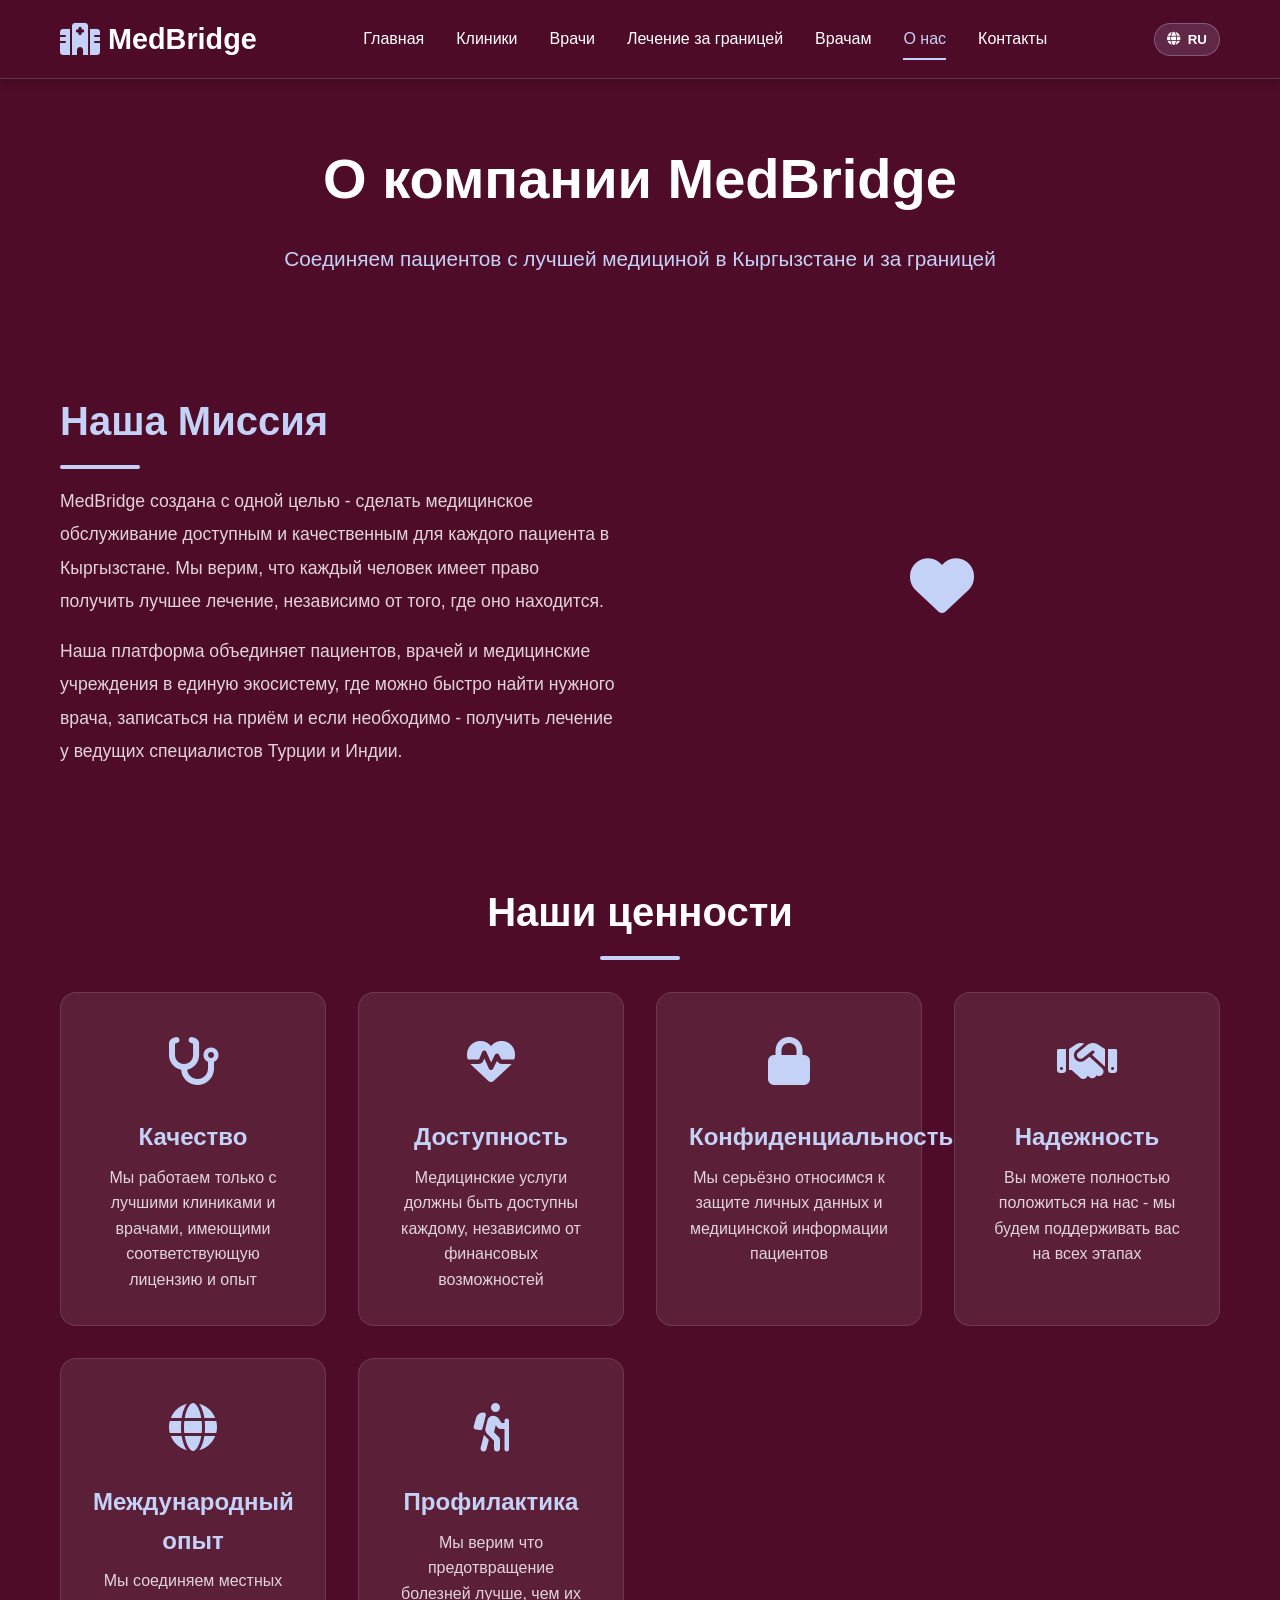
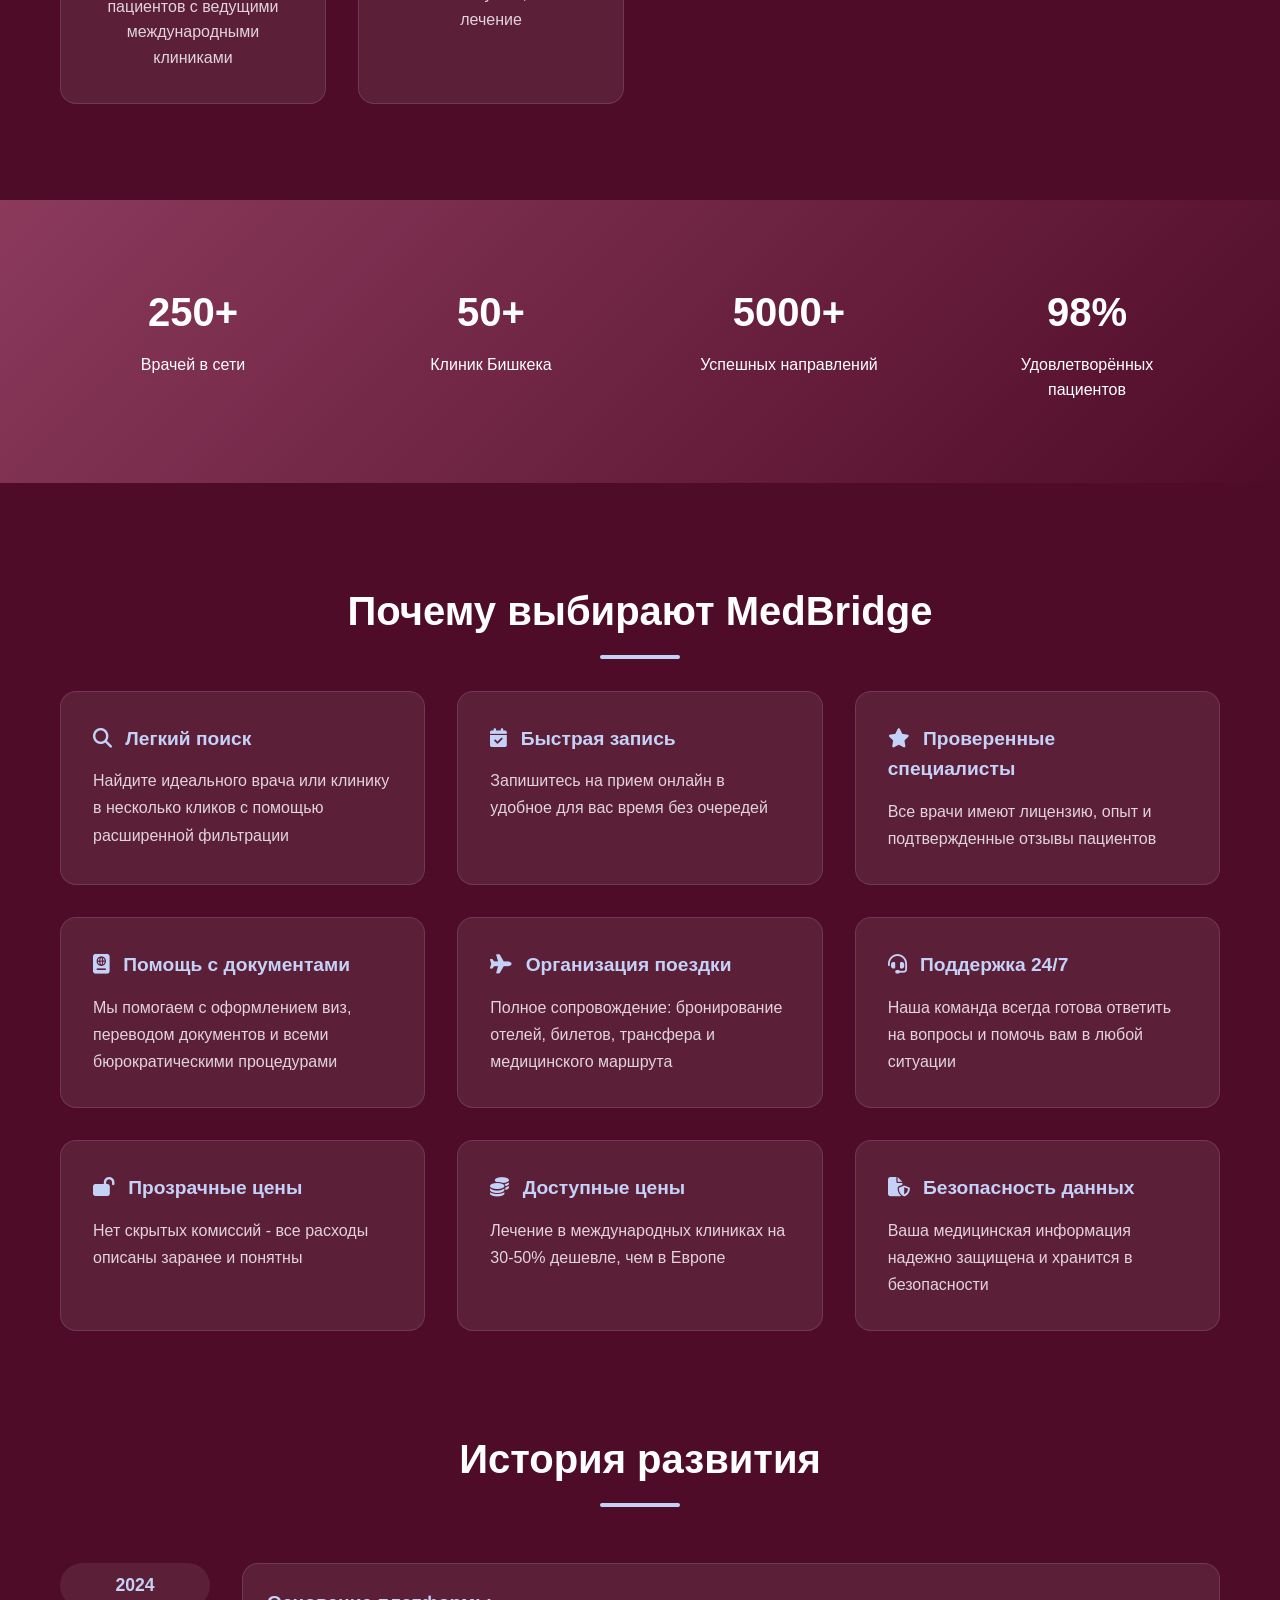
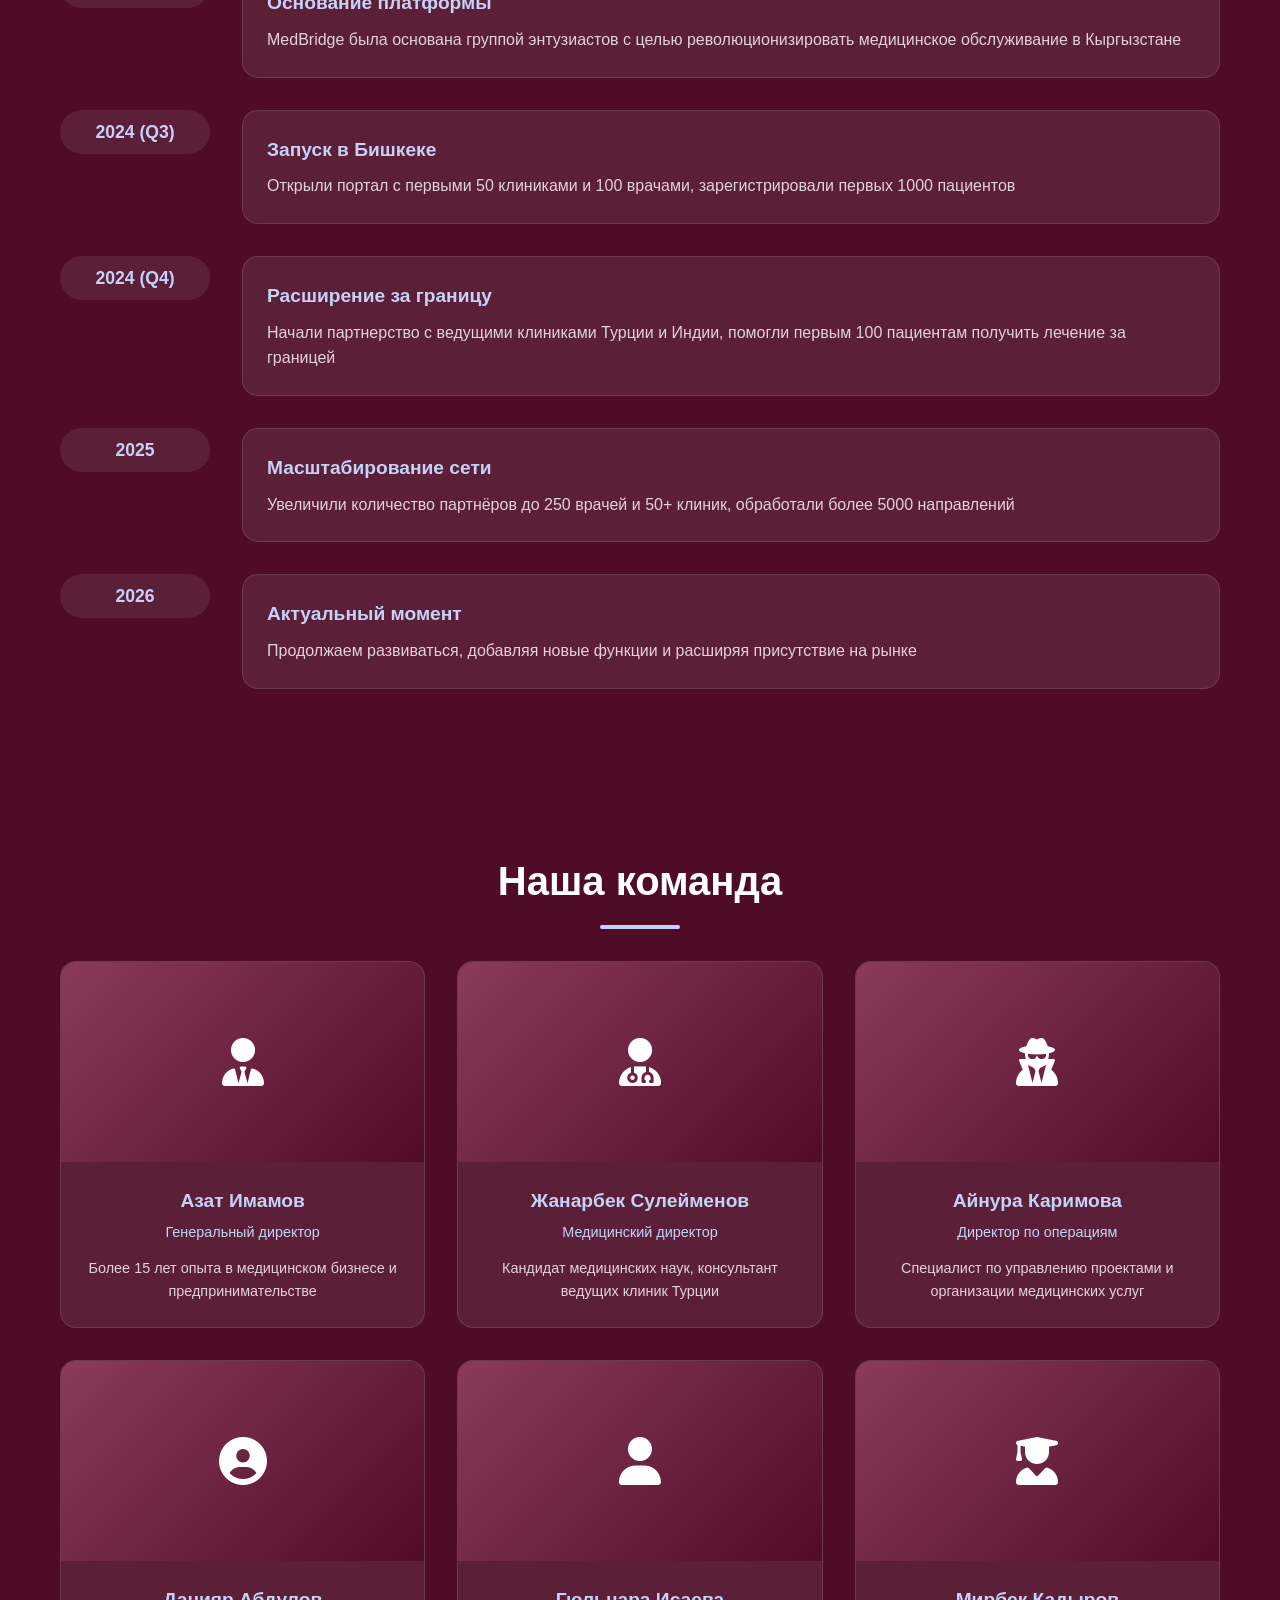
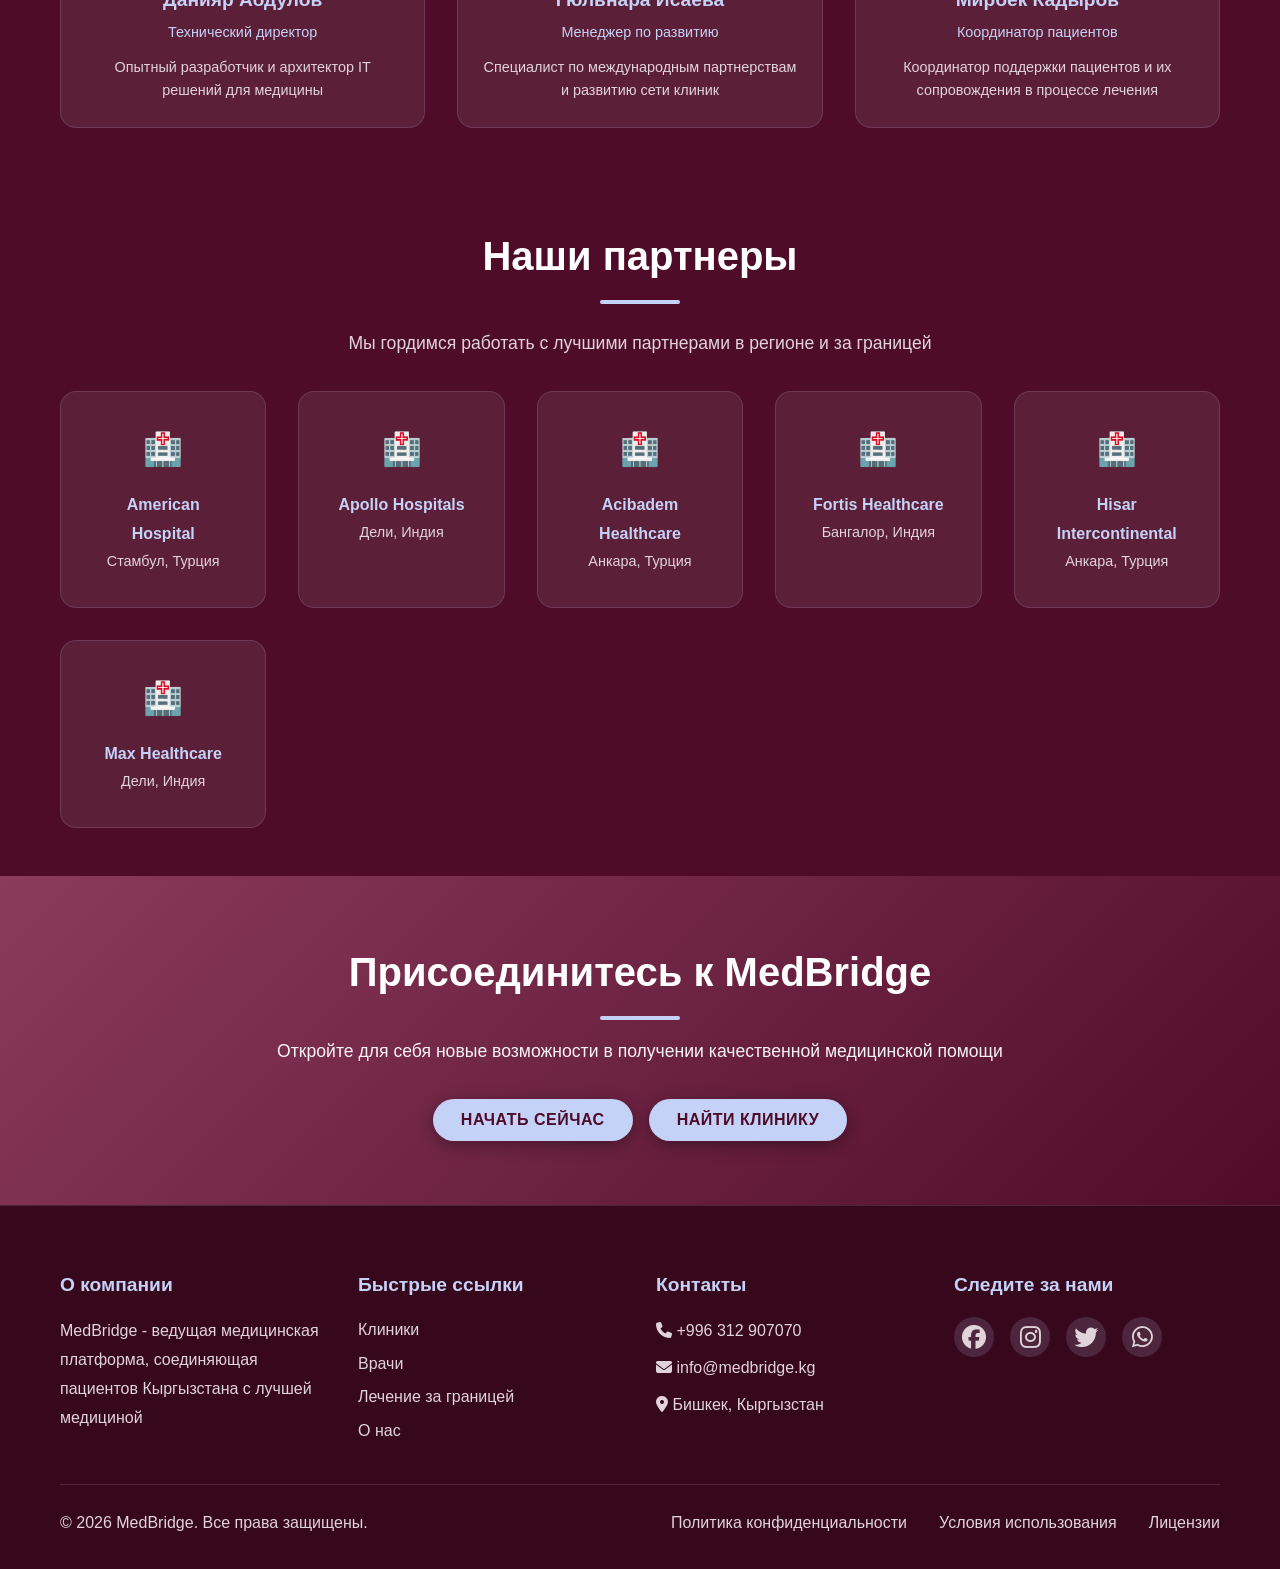
<file: about-us.html>
<!DOCTYPE html>
<html lang="ru">
<head>
    <meta charset="UTF-8">
    <meta name="viewport" content="width=device-width, initial-scale=1.0">
    <title>О нас - MedBridge Bishkek</title>
    <link rel="stylesheet" href="styles.css">
    <link rel="stylesheet" href="https://cdnjs.cloudflare.com/ajax/libs/font-awesome/6.4.0/css/all.min.css">
    <style>
        .about-hero { background: #4F0C28; padding: 4rem 0; margin-top: 70px; }
        .about-hero h1 { color: white !important; background: none !important; -webkit-text-fill-color: white !important; }
        .about-hero p { color: #C5D2F8 !important; font-size: 1.3rem; }
        .about-mission { background: #4F0C28; padding: 3rem 0; }
        .mission-content { display: grid; grid-template-columns: 1fr 1fr; gap: 3rem; align-items: center; }
        .mission-text h2 { color: #C5D2F8; margin-bottom: 1rem; text-align: left; }
        .mission-text h2::after { left: 0; transform: none; background: #C5D2F8; }
        .mission-text p { font-size: 1.1rem; line-height: 1.9; margin-bottom: 1rem; color: #E0D4DA; }
        .about-values { background: #4F0C28; padding: 3rem 0; }
        .values-grid { display: grid; grid-template-columns: repeat(auto-fit, minmax(250px, 1fr)); gap: 2rem; margin-top: 2rem; }
        .value-card { background: rgba(255, 255, 255, 0.08); padding: 2rem; border-radius: 16px; text-align: center; transition: all 0.3s ease; border: 1px solid rgba(197, 210, 248, 0.15); }
        .value-card:hover { transform: translateY(-10px); box-shadow: 0 15px 45px rgba(0, 0, 0, 0.45); background: rgba(255, 255, 255, 0.12); }
        .value-icon { font-size: 3rem; color: #C5D2F8; margin-bottom: 1rem; }
        .value-card h3 { margin-bottom: 0.5rem; color: #C5D2F8; }
        .value-card p { color: #E0D4DA; line-height: 1.6; }
        .about-team { background: #4F0C28; padding: 3rem 0; }
        .team-grid { display: grid; grid-template-columns: repeat(auto-fit, minmax(280px, 1fr)); gap: 2rem; margin-top: 2rem; }
        .team-member { background: rgba(255, 255, 255, 0.08); border-radius: 16px; overflow: hidden; transition: all 0.3s ease; border: 1px solid rgba(197, 210, 248, 0.15); }
        .team-member:hover { transform: translateY(-15px); box-shadow: 0 15px 45px rgba(0, 0, 0, 0.45); background: rgba(255, 255, 255, 0.12); }
        .member-image { width: 100%; height: 200px; background: linear-gradient(135deg, #8B3A5C, #4F0C28); display: flex; align-items: center; justify-content: center; font-size: 3rem; color: white; }
        .member-info { padding: 1.5rem; text-align: center; }
        .member-name { font-weight: 700; color: #C5D2F8; margin-bottom: 0.3rem; font-size: 1.2rem; }
        .member-position { color: #C5D2F8; font-size: 0.9rem; margin-bottom: 0.8rem; }
        .member-bio { color: #E0D4DA; font-size: 0.9rem; line-height: 1.6; }
        .benefits-section { background: #4F0C28; padding: 3rem 0; }
        .benefits-grid { display: grid; grid-template-columns: repeat(auto-fit, minmax(280px, 1fr)); gap: 2rem; margin-top: 2rem; }
        .benefit-item { background: rgba(255, 255, 255, 0.08); padding: 2rem; border-radius: 16px; border-left: 4px solid #C5D2F8; transition: all 0.3s ease; border: 1px solid rgba(197, 210, 248, 0.15); }
        .benefit-item:hover { transform: translateX(5px); box-shadow: 0 15px 45px rgba(0, 0, 0, 0.45); background: rgba(255, 255, 255, 0.12); }
        .benefit-item h4 { color: #C5D2F8; margin-bottom: 0.8rem; }
        .benefit-item h4 i { margin-right: 0.5rem; color: #C5D2F8; }
        .benefit-item p { color: #E0D4DA; line-height: 1.7; }
        .stats-section { background: linear-gradient(135deg, #8B3A5C, #4F0C28); color: white; padding: 3rem 0; margin: 3rem 0; }
        .stats-numbers { display: grid; grid-template-columns: repeat(auto-fit, minmax(200px, 1fr)); gap: 2rem; text-align: center; }
        .stat-box { padding: 2rem; }
        .stat-number { font-size: 2.5rem; font-weight: 700; margin-bottom: 0.5rem; }
        .timeline { position: relative; padding: 2rem 0; }
        .timeline-item { display: grid; grid-template-columns: 150px 1fr; gap: 2rem; margin-bottom: 2rem; align-items: start; }
        .timeline-date { font-weight: 700; color: #C5D2F8; font-size: 1.1rem; background: rgba(255, 255, 255, 0.08); padding: 0.5rem 1rem; border-radius: 50px; text-align: center; }
        .timeline-content { background: rgba(255, 255, 255, 0.08); padding: 1.5rem; border-radius: 16px; border-left: 4px solid #C5D2F8; transition: all 0.3s ease; border: 1px solid rgba(197, 210, 248, 0.15); }
        .timeline-content:hover { box-shadow: 0 15px 45px rgba(0, 0, 0, 0.45); transform: translateX(5px); background: rgba(255, 255, 255, 0.12); }
        .timeline-content h4 { margin-bottom: 0.5rem; color: #C5D2F8; }
        .timeline-content p { color: #E0D4DA; line-height: 1.6; }
        .cta-section { background: linear-gradient(135deg, #8B3A5C, #4F0C28); color: white; padding: 4rem 0; text-align: center; }
        .cta-section h2 { color: white; margin-bottom: 1rem; }
        .cta-section h2::after { background: #C5D2F8; }
        .cta-section p { color: rgba(255, 255, 255, 0.95); font-size: 1.1rem; margin-bottom: 2rem; }
        .partner-card { background: rgba(255, 255, 255, 0.08); padding: 2rem; border-radius: 16px; text-align: center; transition: all 0.3s ease; border: 1px solid rgba(197, 210, 248, 0.15); }
        .partner-card:hover { transform: translateY(-8px); box-shadow: 0 15px 45px rgba(0, 0, 0, 0.45); background: rgba(255, 255, 255, 0.12); }
        .partner-icon { font-size: 2rem; color: #C5D2F8; margin-bottom: 1rem; }
        .partner-card p strong { color: #C5D2F8; }
        @media (max-width: 768px) { .mission-content { grid-template-columns: 1fr; } .timeline-item { grid-template-columns: 1fr; } .values-grid { grid-template-columns: 1fr; } }
    </style>
</head>
<body>
    <header class="header">
        <div class="container">
            <div class="header-content">
                <div class="logo"><i class="fas fa-hospital"></i><span>MedBridge</span></div>
                <nav class="nav-menu">
                    <a href="index.html" class="nav-link">Главная</a>
                    <a href="clinics.html" class="nav-link">Клиники</a>
                    <a href="doctors.html" class="nav-link">Врачи</a>
                    <a href="abroad-treatment.html" class="nav-link">Лечение за границей</a>
                    <a href="doctors-section.html" class="nav-link">Врачам</a>
                    <a href="about-us.html" class="nav-link active">О нас</a>
                    <a href="#" class="nav-link">Контакты</a>
                </nav>
                <div class="header-right">
                    <div class="language-selector">
                        <button class="lang-btn"><i class="fas fa-globe"></i><span id="currentLang">РУ</span></button>
                        <div class="lang-menu"><button class="lang-option" data-lang="ru">Русский</button><button class="lang-option" data-lang="ky">Кыргызский</button><button class="lang-option" data-lang="en">English</button></div>
                    </div>
                    <button class="burger-menu"><span></span><span></span><span></span></button>
                </div>
            </div>
        </div>
    </header>

    <section class="about-hero">
        <div class="container">
            <div style="text-align: center;">
                <h1>О компании MedBridge</h1>
                <p>Соединяем пациентов с лучшей медициной в Кыргызстане и за границей</p>
            </div>
        </div>
    </section>

    <section class="about-mission">
        <div class="container">
            <div class="mission-content">
                <div class="mission-text">
                    <h2>Наша Миссия</h2>
                    <p>MedBridge создана с одной целью - сделать медицинское обслуживание доступным и качественным для каждого пациента в Кыргызстане. Мы верим, что каждый человек имеет право получить лучшее лечение, независимо от того, где оно находится.</p>
                    <p>Наша платформа объединяет пациентов, врачей и медицинские учреждения в единую экосистему, где можно быстро найти нужного врача, записаться на приём и если необходимо - получить лечение у ведущих специалистов Турции и Индии.</p>
                </div>
                <div style="text-align: center; font-size: 4rem; color: #C5D2F8;"><i class="fas fa-heart"></i></div>
            </div>
        </div>
    </section>

    <section class="about-values">
        <div class="container">
            <h2>Наши ценности</h2>
            <div class="values-grid">
                <div class="value-card"><div class="value-icon"><i class="fas fa-stethoscope"></i></div><h3>Качество</h3><p>Мы работаем только с лучшими клиниками и врачами, имеющими соответствующую лицензию и опыт</p></div>
                <div class="value-card"><div class="value-icon"><i class="fas fa-heart-pulse"></i></div><h3>Доступность</h3><p>Медицинские услуги должны быть доступны каждому, независимо от финансовых возможностей</p></div>
                <div class="value-card"><div class="value-icon"><i class="fas fa-lock"></i></div><h3>Конфиденциальность</h3><p>Мы серьёзно относимся к защите личных данных и медицинской информации пациентов</p></div>
                <div class="value-card"><div class="value-icon"><i class="fas fa-handshake"></i></div><h3>Надежность</h3><p>Вы можете полностью положиться на нас - мы будем поддерживать вас на всех этапах</p></div>
                <div class="value-card"><div class="value-icon"><i class="fas fa-globe"></i></div><h3>Международный опыт</h3><p>Мы соединяем местных пациентов с ведущими международными клиниками</p></div>
                <div class="value-card"><div class="value-icon"><i class="fas fa-person-hiking"></i></div><h3>Профилактика</h3><p>Мы верим что предотвращение болезней лучше, чем их лечение</p></div>
            </div>
        </div>
    </section>

    <section class="stats-section">
        <div class="container">
            <div class="stats-numbers">
                <div class="stat-box"><div class="stat-number">250+</div><div class="stat-text">Врачей в сети</div></div>
                <div class="stat-box"><div class="stat-number">50+</div><div class="stat-text">Клиник Бишкека</div></div>
                <div class="stat-box"><div class="stat-number">5000+</div><div class="stat-text">Успешных направлений</div></div>
                <div class="stat-box"><div class="stat-number">98%</div><div class="stat-text">Удовлетворённых пациентов</div></div>
            </div>
        </div>
    </section>

    <section class="benefits-section">
        <div class="container">
            <h2>Почему выбирают MedBridge</h2>
            <div class="benefits-grid">
                <div class="benefit-item"><h4><i class="fas fa-search"></i> Легкий поиск</h4><p>Найдите идеального врача или клинику в несколько кликов с помощью расширенной фильтрации</p></div>
                <div class="benefit-item"><h4><i class="fas fa-calendar-check"></i> Быстрая запись</h4><p>Запишитесь на прием онлайн в удобное для вас время без очередей</p></div>
                <div class="benefit-item"><h4><i class="fas fa-star"></i> Проверенные специалисты</h4><p>Все врачи имеют лицензию, опыт и подтвержденные отзывы пациентов</p></div>
                <div class="benefit-item"><h4><i class="fas fa-passport"></i> Помощь с документами</h4><p>Мы помогаем с оформлением виз, переводом документов и всеми бюрократическими процедурами</p></div>
                <div class="benefit-item"><h4><i class="fas fa-plane"></i> Организация поездки</h4><p>Полное сопровождение: бронирование отелей, билетов, трансфера и медицинского маршрута</p></div>
                <div class="benefit-item"><h4><i class="fas fa-headset"></i> Поддержка 24/7</h4><p>Наша команда всегда готова ответить на вопросы и помочь вам в любой ситуации</p></div>
                <div class="benefit-item"><h4><i class="fas fa-lock-open"></i> Прозрачные цены</h4><p>Нет скрытых комиссий - все расходы описаны заранее и понятны</p></div>
                <div class="benefit-item"><h4><i class="fas fa-coins"></i> Доступные цены</h4><p>Лечение в международных клиниках на 30-50% дешевле, чем в Европе</p></div>
                <div class="benefit-item"><h4><i class="fas fa-file-shield"></i> Безопасность данных</h4><p>Ваша медицинская информация надежно защищена и хранится в безопасности</p></div>
            </div>
        </div>
    </section>

    <section style="padding: 3rem 0;">
        <div class="container">
            <h2>История развития</h2>
            <div class="timeline">
                <div class="timeline-item"><div class="timeline-date">2024</div><div class="timeline-content"><h4>Основание платформы</h4><p>MedBridge была основана группой энтузиастов с целью революционизировать медицинское обслуживание в Кыргызстане</p></div></div>
                <div class="timeline-item"><div class="timeline-date">2024 (Q3)</div><div class="timeline-content"><h4>Запуск в Бишкеке</h4><p>Открыли портал с первыми 50 клиниками и 100 врачами, зарегистрировали первых 1000 пациентов</p></div></div>
                <div class="timeline-item"><div class="timeline-date">2024 (Q4)</div><div class="timeline-content"><h4>Расширение за границу</h4><p>Начали партнерство с ведущими клиниками Турции и Индии, помогли первым 100 пациентам получить лечение за границей</p></div></div>
                <div class="timeline-item"><div class="timeline-date">2025</div><div class="timeline-content"><h4>Масштабирование сети</h4><p>Увеличили количество партнёров до 250 врачей и 50+ клиник, обработали более 5000 направлений</p></div></div>
                <div class="timeline-item"><div class="timeline-date">2026</div><div class="timeline-content"><h4>Актуальный момент</h4><p>Продолжаем развиваться, добавляя новые функции и расширяя присутствие на рынке</p></div></div>
            </div>
        </div>
    </section>

    <section class="about-team">
        <div class="container">
            <h2>Наша команда</h2>
            <div class="team-grid">
                <div class="team-member"><div class="member-image"><i class="fas fa-user-tie"></i></div><div class="member-info"><div class="member-name">Азат Имамов</div><div class="member-position">Генеральный директор</div><div class="member-bio">Более 15 лет опыта в медицинском бизнесе и предпринимательстве</div></div></div>
                <div class="team-member"><div class="member-image"><i class="fas fa-user-md"></i></div><div class="member-info"><div class="member-name">Жанарбек Сулейменов</div><div class="member-position">Медицинский директор</div><div class="member-bio">Кандидат медицинских наук, консультант ведущих клиник Турции</div></div></div>
                <div class="team-member"><div class="member-image"><i class="fas fa-user-secret"></i></div><div class="member-info"><div class="member-name">Айнура Каримова</div><div class="member-position">Директор по операциям</div><div class="member-bio">Специалист по управлению проектами и организации медицинских услуг</div></div></div>
                <div class="team-member"><div class="member-image"><i class="fas fa-user-circle"></i></div><div class="member-info"><div class="member-name">Данияр Абдулов</div><div class="member-position">Технический директор</div><div class="member-bio">Опытный разработчик и архитектор IT решений для медицины</div></div></div>
                <div class="team-member"><div class="member-image"><i class="fas fa-user"></i></div><div class="member-info"><div class="member-name">Гюльнара Исаева</div><div class="member-position">Менеджер по развитию</div><div class="member-bio">Специалист по международным партнерствам и развитию сети клиник</div></div></div>
                <div class="team-member"><div class="member-image"><i class="fas fa-user-graduate"></i></div><div class="member-info"><div class="member-name">Мирбек Кадыров</div><div class="member-position">Координатор пациентов</div><div class="member-bio">Координатор поддержки пациентов и их сопровождения в процессе лечения</div></div></div>
            </div>
        </div>
    </section>

    <section style="padding: 3rem 0;">
        <div class="container">
            <h2>Наши партнеры</h2>
            <p style="text-align: center; color: #E0D4DA; margin-bottom: 2rem; font-size: 1.1rem;">Мы гордимся работать с лучшими партнерами в регионе и за границей</p>
            <div style="display: grid; grid-template-columns: repeat(auto-fit, minmax(200px, 1fr)); gap: 2rem; text-align: center;">
                <div class="partner-card"><div class="partner-icon">🏥</div><p><strong>American Hospital</strong></p><p style="font-size: 0.9rem; color: #E0D4DA;">Стамбул, Турция</p></div>
                <div class="partner-card"><div class="partner-icon">🏥</div><p><strong>Apollo Hospitals</strong></p><p style="font-size: 0.9rem; color: #E0D4DA;">Дели, Индия</p></div>
                <div class="partner-card"><div class="partner-icon">🏥</div><p><strong>Acibadem Healthcare</strong></p><p style="font-size: 0.9rem; color: #E0D4DA;">Анкара, Турция</p></div>
                <div class="partner-card"><div class="partner-icon">🏥</div><p><strong>Fortis Healthcare</strong></p><p style="font-size: 0.9rem; color: #E0D4DA;">Бангалор, Индия</p></div>
                <div class="partner-card"><div class="partner-icon">🏥</div><p><strong>Hisar Intercontinental</strong></p><p style="font-size: 0.9rem; color: #E0D4DA;">Анкара, Турция</p></div>
                <div class="partner-card"><div class="partner-icon">🏥</div><p><strong>Max Healthcare</strong></p><p style="font-size: 0.9rem; color: #E0D4DA;">Дели, Индия</p></div>
            </div>
        </div>
    </section>

    <section class="cta-section">
        <div class="container">
            <h2>Присоединитесь к MedBridge</h2>
            <p>Откройте для себя новые возможности в получении качественной медицинской помощи</p>
            <div style="display: flex; gap: 1rem; justify-content: center; flex-wrap: wrap;">
                <button class="btn btn-primary" onclick="location.href='index.html'">Начать сейчас</button>
             <button class="btn btn-primary" onclick="location.href='clinics.html'">
    Найти клинику
</button>
            </div>
        </div>
    </section>

    <footer class="footer">
        <div class="container">
            <div class="footer-grid">
                <div class="footer-section"><h4>О компании</h4><p>MedBridge - ведущая медицинская платформа, соединяющая пациентов Кыргызстана с лучшей медициной</p></div>
                <div class="footer-section"><h4>Быстрые ссылки</h4><ul><li><a href="clinics.html">Клиники</a></li><li><a href="doctors.html">Врачи</a></li><li><a href="abroad-treatment.html">Лечение за границей</a></li><li><a href="about-us.html">О нас</a></li></ul></div>
                <div class="footer-section"><h4>Контакты</h4><p><i class="fas fa-phone"></i> +996 312 907070</p><p><i class="fas fa-envelope"></i> info@medbridge.kg</p><p><i class="fas fa-map-marker-alt"></i> Бишкек, Кыргызстан</p></div>
                <div class="footer-section"><h4>Следите за нами</h4><div class="social-links"><a href="#"><i class="fab fa-facebook"></i></a><a href="#"><i class="fab fa-instagram"></i></a><a href="#"><i class="fab fa-twitter"></i></a><a href="#"><i class="fab fa-whatsapp"></i></a></div></div>
            </div>
            <div class="footer-bottom"><p>&copy; 2026 MedBridge. Все права защищены.</p><div class="footer-links"><a href="#">Политика конфиденциальности</a><a href="#">Условия использования</a><a href="#">Лицензии</a></div></div>
        </div>
    </footer>

    <script src="script.js"></script>
</body>
</html>
</file>
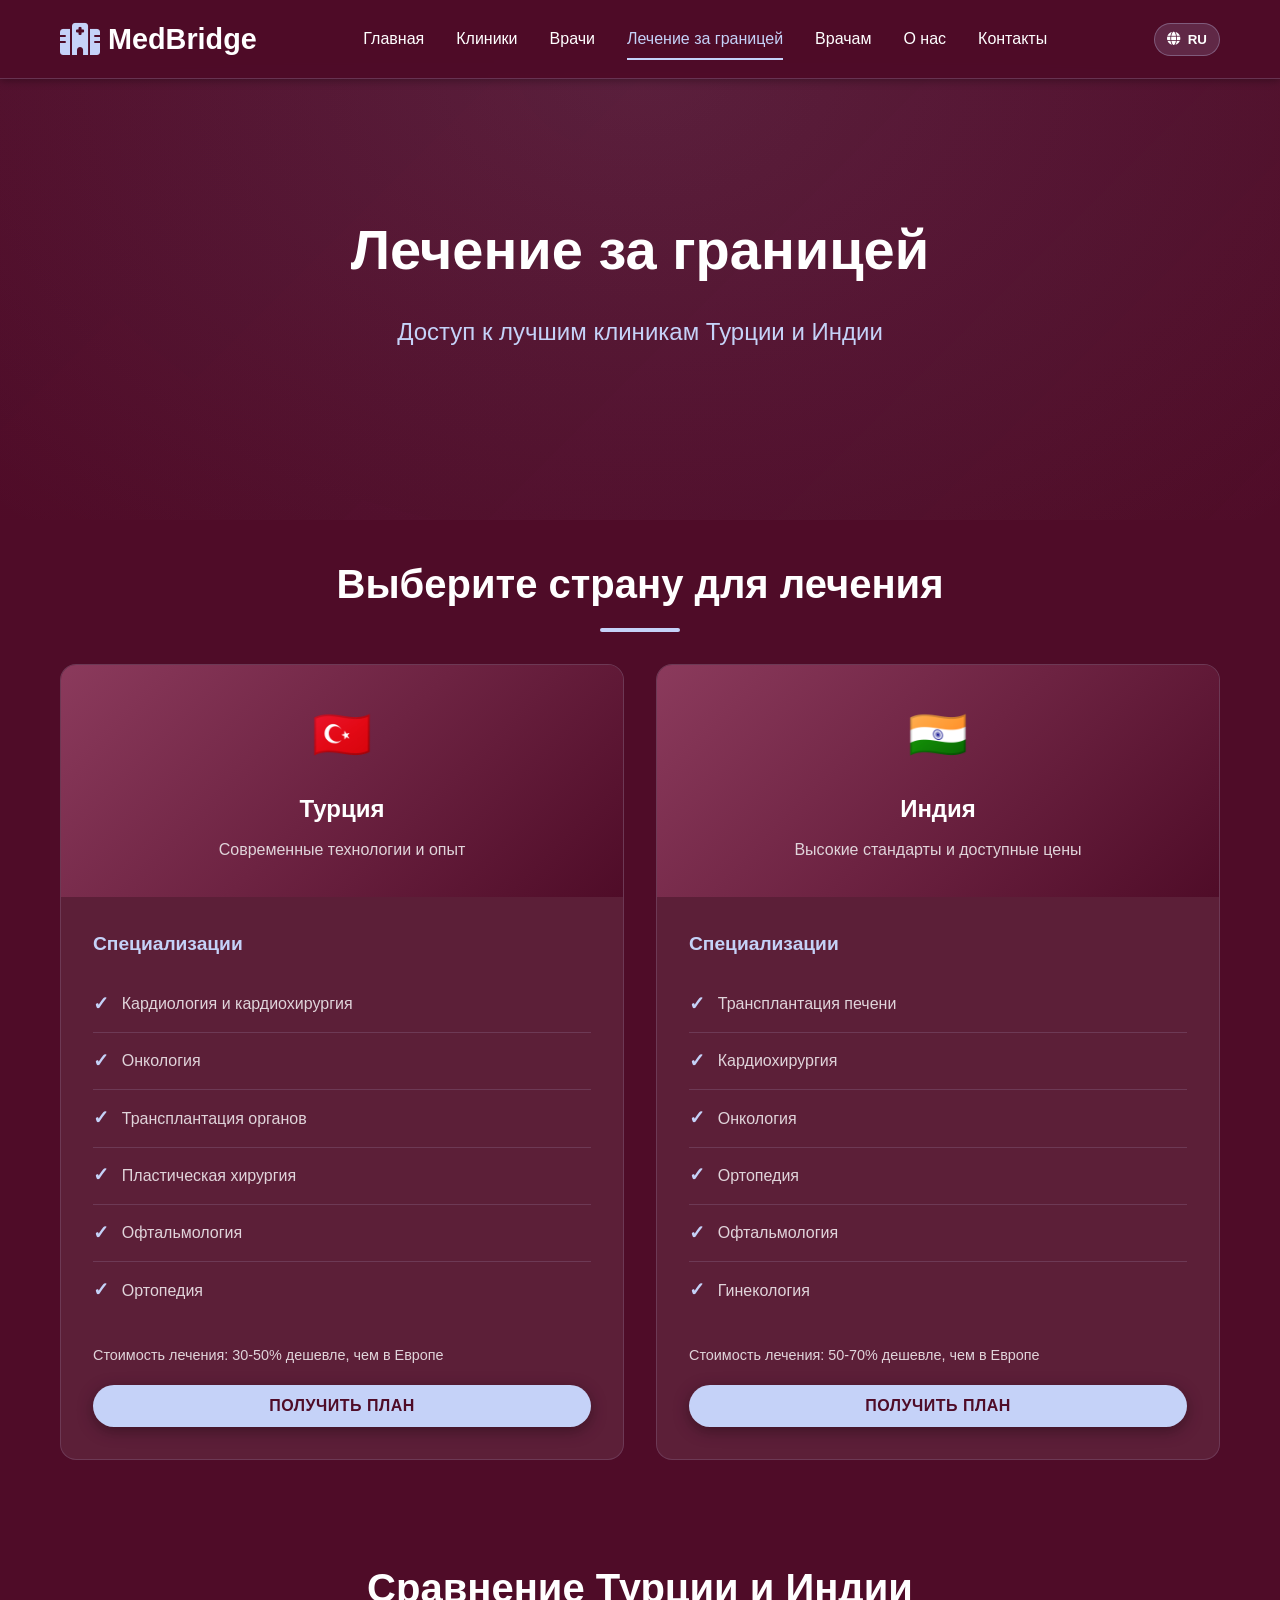
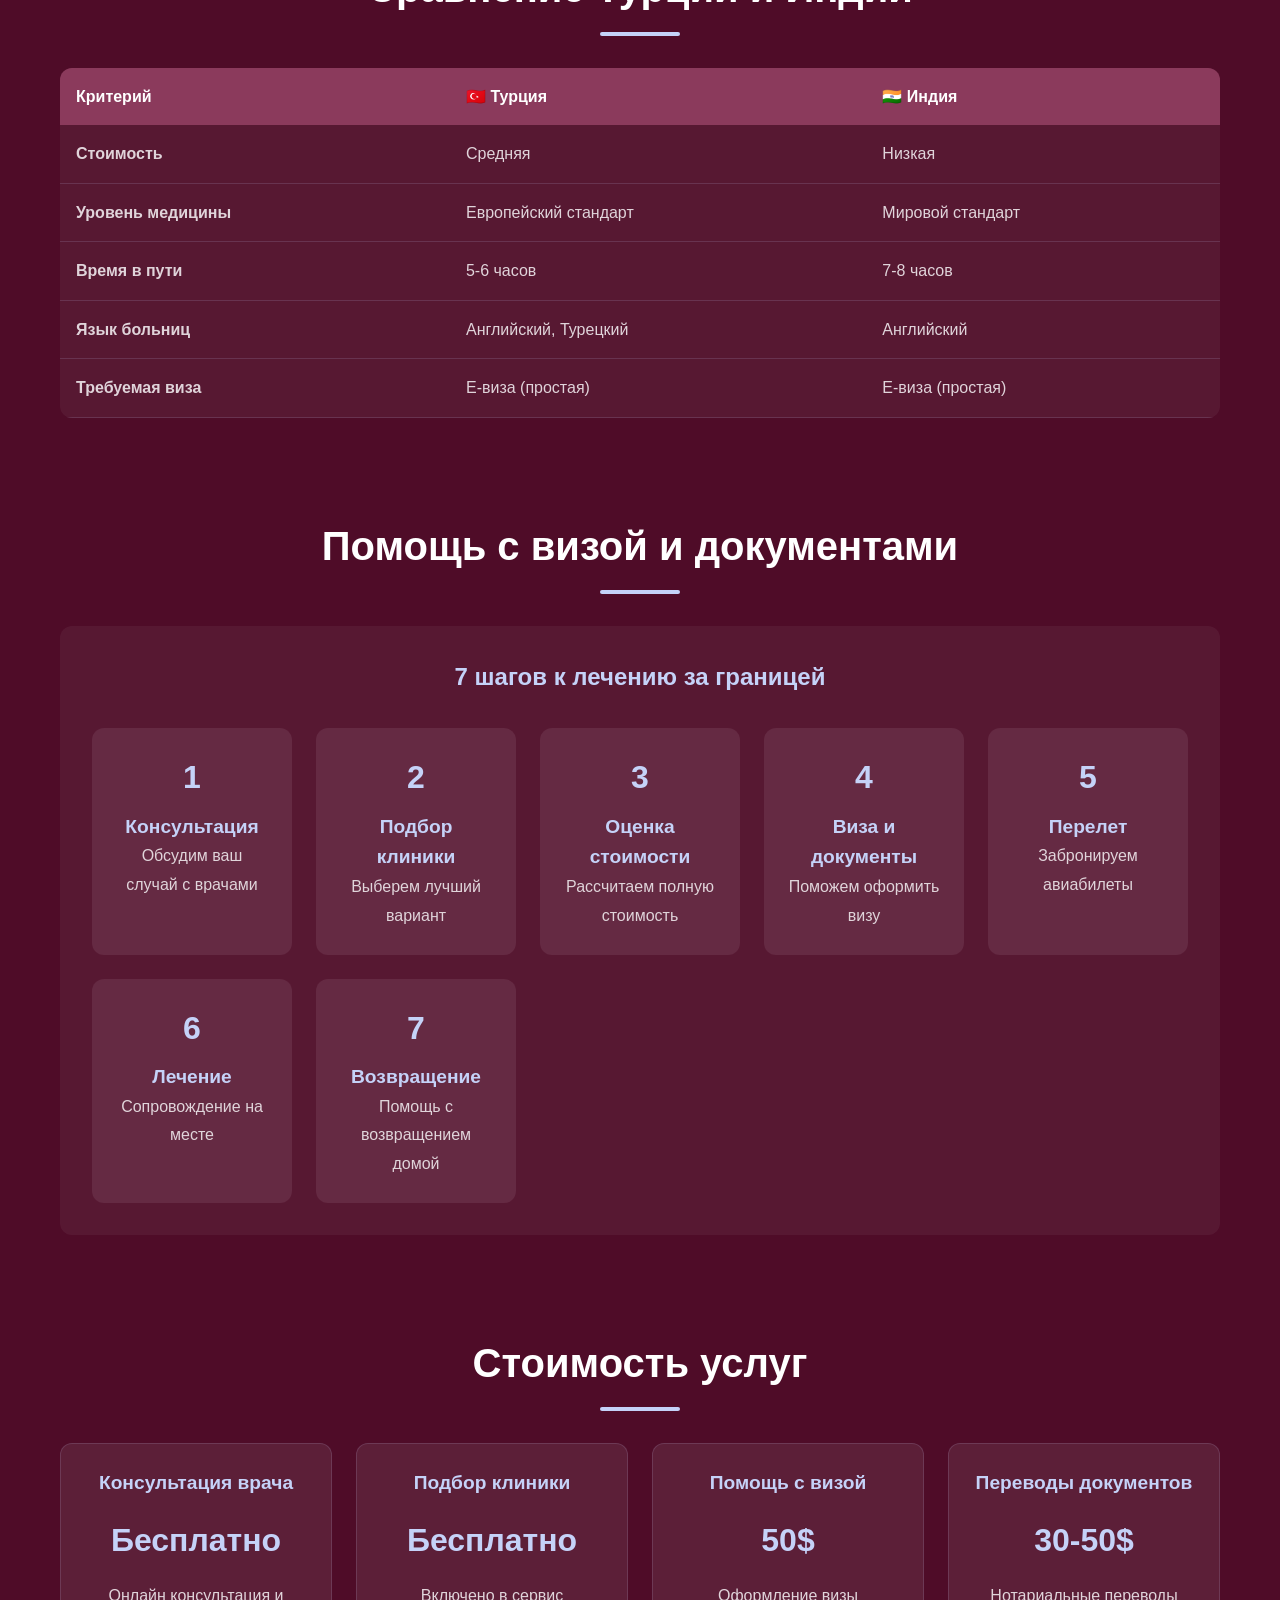
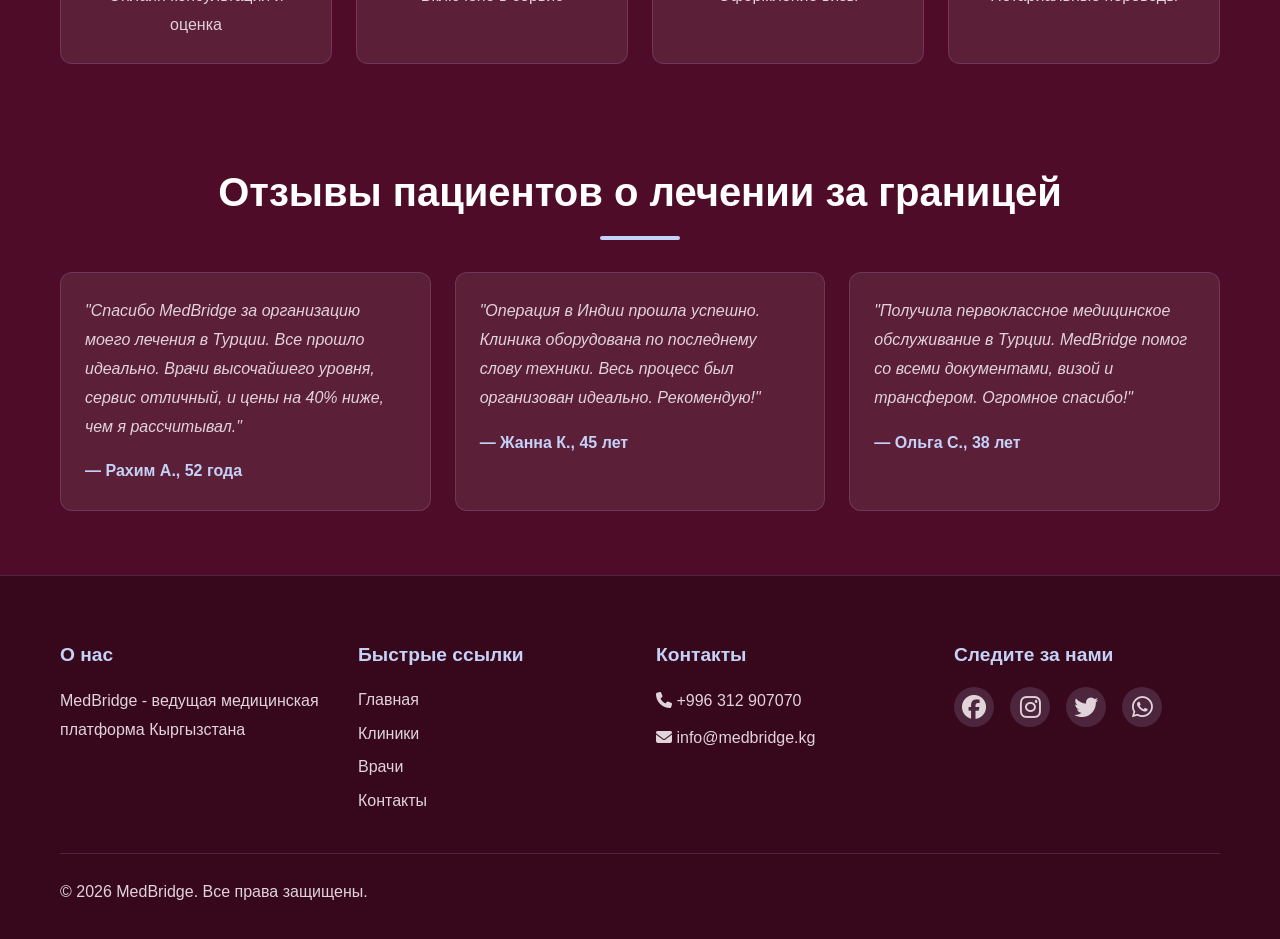
<file: abroad-treatment.html>
<!DOCTYPE html>
<html lang="ru">
<head>
    <meta charset="UTF-8">
    <meta name="viewport" content="width=device-width, initial-scale=1.0">
    <title>Лечение за границей - Турция и Индия - MedBridge</title>
    <link rel="stylesheet" href="styles.css">
    <link rel="stylesheet" href="https://cdnjs.cloudflare.com/ajax/libs/font-awesome/6.4.0/css/all.min.css">
    <style>
        .treatment-cards { display: grid; grid-template-columns: repeat(auto-fit, minmax(350px, 1fr)); gap: 2rem; margin: 2rem 0; }
        .treatment-card { background: rgba(255, 255, 255, 0.08); border: 1px solid rgba(197, 210, 248, 0.15); border-radius: 16px; overflow: hidden; transition: all 0.3s ease; }
        .treatment-card:hover { transform: translateY(-15px); box-shadow: 0 15px 45px rgba(0, 0, 0, 0.45); background: rgba(255, 255, 255, 0.12); }
        .treatment-header { background: linear-gradient(135deg, #8B3A5C, #4F0C28); color: white; padding: 2rem; text-align: center; }
        .treatment-icon { font-size: 3rem; margin-bottom: 1rem; }
        .treatment-body { padding: 2rem; }
        .clinic-list { list-style: none; margin: 1rem 0; }
        .clinic-list li { padding: 0.8rem 0; border-bottom: 1px solid rgba(197, 210, 248, 0.15); display: flex; align-items: center; gap: 0.8rem; color: #E0D4DA; }
        .clinic-list li:last-child { border-bottom: none; }
        .clinic-list li::before { content: '✓'; color: #C5D2F8; font-weight: bold; font-size: 1.2rem; }
        .plan-modal { display: none; position: fixed; z-index: 2000; left: 0; top: 0; width: 100%; height: 100%; background-color: rgba(79, 12, 40, 0.9); backdrop-filter: blur(5px); }
        .plan-content { background: #4F0C28; margin: 5% auto; padding: 2rem; border-radius: 16px; width: 90%; max-width: 700px; border: 1px solid rgba(197, 210, 248, 0.3); max-height: 80vh; overflow-y: auto; }
        .plan-close { color: #E0D4DA; float: right; font-size: 2rem; font-weight: bold; cursor: pointer; }
        .plan-close:hover { color: #C5D2F8; }
        .visa-section { background: rgba(255, 255, 255, 0.05); padding: 2rem; border-radius: 12px; margin: 2rem 0; }
        .visa-steps { display: grid; grid-template-columns: repeat(auto-fit, minmax(200px, 1fr)); gap: 1.5rem; }
        .visa-step { background: rgba(255, 255, 255, 0.08); padding: 1.5rem; border-radius: 12px; text-align: center; }
        .visa-step-number { font-size: 2rem; font-weight: 700; color: #C5D2F8; margin-bottom: 0.5rem; }
        .comparison-table { width: 100%; border-collapse: collapse; margin: 2rem 0; background: rgba(255, 255, 255, 0.05); border-radius: 12px; overflow: hidden; }
        .comparison-table th { background: #8B3A5C; color: white; padding: 1rem; text-align: left; }
        .comparison-table td { padding: 1rem; border-bottom: 1px solid rgba(197, 210, 248, 0.15); color: #E0D4DA; }
        .comparison-table tr:hover { background: rgba(255, 255, 255, 0.05); }
        .cost-comparison { display: grid; grid-template-columns: repeat(auto-fit, minmax(250px, 1fr)); gap: 1.5rem; margin: 2rem 0; }
        .cost-item { background: rgba(255, 255, 255, 0.08); padding: 1.5rem; border-radius: 12px; text-align: center; border: 1px solid rgba(197, 210, 248, 0.15); }
        .cost-amount { font-size: 2rem; font-weight: 700; color: #C5D2F8; margin: 1rem 0; }
        .testimonials { display: grid; grid-template-columns: repeat(auto-fit, minmax(300px, 1fr)); gap: 1.5rem; margin: 2rem 0; }
        .testimonial { background: rgba(255, 255, 255, 0.08); padding: 1.5rem; border-radius: 12px; font-style: italic; line-height: 1.8; color: #E0D4DA; border: 1px solid rgba(197, 210, 248, 0.15); }
        .testimonial-author { margin-top: 1rem; font-weight: 600; font-style: normal; color: #C5D2F8; }
    </style>
</head>
<body>
    <header class="header">
        <div class="container">
            <div class="header-content">
                <div class="logo"><i class="fas fa-hospital"></i><span>MedBridge</span></div>
                <nav class="nav-menu">
                    <a href="index.html" class="nav-link">Главная</a>
                    <a href="clinics.html" class="nav-link">Клиники</a>
                    <a href="doctors.html" class="nav-link">Врачи</a>
                    <a href="abroad-treatment.html" class="nav-link active">Лечение за границей</a>
                    <a href="doctors-section.html" class="nav-link">Врачам</a>
                    <a href="about-us.html" class="nav-link">О нас</a>
                    <a href="#" class="nav-link">Контакты</a>
                </nav>
                <div class="header-right">
                    <div class="language-selector">
                        <button class="lang-btn"><i class="fas fa-globe"></i><span id="currentLang">РУ</span></button>
                        <div class="lang-menu"><button class="lang-option" data-lang="ru">Русский</button><button class="lang-option" data-lang="ky">Кыргызский</button><button class="lang-option" data-lang="en">English</button></div>
                    </div>
                    <button class="burger-menu"><span></span><span></span><span></span></button>
                </div>
            </div>
        </div>
    </header>

    <section class="hero" style="height: 50vh; margin-top: 70px;">
        <div class="hero-content">
            <h1>Лечение за границей</h1>
            <p class="hero-subtitle">Доступ к лучшим клиникам Турции и Индии</p>
        </div>
    </section>

    <section style="padding: 2rem 0;">
        <div class="container">
            <h2>Выберите страну для лечения</h2>
            <div class="treatment-cards">
                <div class="treatment-card">
                    <div class="treatment-header"><div class="treatment-icon">🇹🇷</div><h3 style="color: white;">Турция</h3><p>Современные технологии и опыт</p></div>
                    <div class="treatment-body">
                        <h4 style="margin-bottom: 1rem; color: #C5D2F8;">Специализации</h4>
                        <ul class="clinic-list"><li>Кардиология и кардиохирургия</li><li>Онкология</li><li>Трансплантация органов</li><li>Пластическая хирургия</li><li>Офтальмология</li><li>Ортопедия</li></ul>
                        <p style="margin-top: 1.5rem; font-size: 0.9rem; color: #E0D4DA;">Стоимость лечения: 30-50% дешевле, чем в Европе</p>
                        <button class="btn btn-primary" style="width: 100%; margin-top: 1rem;" onclick="viewTreatmentPlan('turkey')">Получить план</button>
                    </div>
                </div>
                <div class="treatment-card">
                    <div class="treatment-header"><div class="treatment-icon">🇮🇳</div><h3 style="color: white;">Индия</h3><p>Высокие стандарты и доступные цены</p></div>
                    <div class="treatment-body">
                        <h4 style="margin-bottom: 1rem; color: #C5D2F8;">Специализации</h4>
                        <ul class="clinic-list"><li>Трансплантация печени</li><li>Кардиохирургия</li><li>Онкология</li><li>Ортопедия</li><li>Офтальмология</li><li>Гинекология</li></ul>
                        <p style="margin-top: 1.5rem; font-size: 0.9rem; color: #E0D4DA;">Стоимость лечения: 50-70% дешевле, чем в Европе</p>
                        <button class="btn btn-primary" style="width: 100%; margin-top: 1rem;" onclick="viewTreatmentPlan('india')">Получить план</button>
                    </div>
                </div>
            </div>
        </div>
    </section>

    <section style="padding: 2rem 0;">
        <div class="container">
            <h2>Сравнение Турции и Индии</h2>
            <table class="comparison-table">
                <thead><tr><th>Критерий</th><th>🇹🇷 Турция</th><th>🇮🇳 Индия</th></tr></thead>
                <tbody>
                    <tr><td><strong>Стоимость</strong></td><td>Средняя</td><td>Низкая</td></tr>
                    <tr><td><strong>Уровень медицины</strong></td><td>Европейский стандарт</td><td>Мировой стандарт</td></tr>
                    <tr><td><strong>Время в пути</strong></td><td>5-6 часов</td><td>7-8 часов</td></tr>
                    <tr><td><strong>Язык больниц</strong></td><td>Английский, Турецкий</td><td>Английский</td></tr>
                    <tr><td><strong>Требуемая виза</strong></td><td>E-виза (простая)</td><td>E-виза (простая)</td></tr>
                </tbody>
            </table>
        </div>
    </section>

    <section style="padding: 2rem 0;">
        <div class="container">
            <h2>Помощь с визой и документами</h2>
            <div class="visa-section">
                <h3 style="text-align: center; margin-bottom: 2rem; color: #C5D2F8;">7 шагов к лечению за границей</h3>
                <div class="visa-steps">
                    <div class="visa-step"><div class="visa-step-number">1</div><h4 style="color: #C5D2F8;">Консультация</h4><p>Обсудим ваш случай с врачами</p></div>
                    <div class="visa-step"><div class="visa-step-number">2</div><h4 style="color: #C5D2F8;">Подбор клиники</h4><p>Выберем лучший вариант</p></div>
                    <div class="visa-step"><div class="visa-step-number">3</div><h4 style="color: #C5D2F8;">Оценка стоимости</h4><p>Рассчитаем полную стоимость</p></div>
                    <div class="visa-step"><div class="visa-step-number">4</div><h4 style="color: #C5D2F8;">Виза и документы</h4><p>Поможем оформить визу</p></div>
                    <div class="visa-step"><div class="visa-step-number">5</div><h4 style="color: #C5D2F8;">Перелет</h4><p>Забронируем авиабилеты</p></div>
                    <div class="visa-step"><div class="visa-step-number">6</div><h4 style="color: #C5D2F8;">Лечение</h4><p>Сопровождение на месте</p></div>
                    <div class="visa-step"><div class="visa-step-number">7</div><h4 style="color: #C5D2F8;">Возвращение</h4><p>Помощь с возвращением домой</p></div>
                </div>
            </div>
        </div>
    </section>

    <section style="padding: 2rem 0;">
        <div class="container">
            <h2>Стоимость услуг</h2>
            <div class="cost-comparison">
                <div class="cost-item"><h4 style="color: #C5D2F8;">Консультация врача</h4><div class="cost-amount">Бесплатно</div><p>Онлайн консультация и оценка</p></div>
                <div class="cost-item"><h4 style="color: #C5D2F8;">Подбор клиники</h4><div class="cost-amount">Бесплатно</div><p>Включено в сервис</p></div>
                <div class="cost-item"><h4 style="color: #C5D2F8;">Помощь с визой</h4><div class="cost-amount">50$</div><p>Оформление визы</p></div>
                <div class="cost-item"><h4 style="color: #C5D2F8;">Переводы документов</h4><div class="cost-amount">30-50$</div><p>Нотариальные переводы</p></div>
            </div>
        </div>
    </section>

    <section style="padding: 2rem 0;">
        <div class="container">
            <h2>Отзывы пациентов о лечении за границей</h2>
            <div class="testimonials">
                <div class="testimonial">"Спасибо MedBridge за организацию моего лечения в Турции. Все прошло идеально. Врачи высочайшего уровня, сервис отличный, и цены на 40% ниже, чем я рассчитывал."<div class="testimonial-author">— Рахим А., 52 года</div></div>
                <div class="testimonial">"Операция в Индии прошла успешно. Клиника оборудована по последнему слову техники. Весь процесс был организован идеально. Рекомендую!"<div class="testimonial-author">— Жанна К., 45 лет</div></div>
                <div class="testimonial">"Получила первоклассное медицинское обслуживание в Турции. MedBridge помог со всеми документами, визой и трансфером. Огромное спасибо!"<div class="testimonial-author">— Ольга С., 38 лет</div></div>
            </div>
        </div>
    </section>

    <div id="planModal" class="plan-modal"><div class="plan-content"><span class="plan-close" onclick="closePlanModal()">&times;</span><div id="planContent"></div></div></div>

    <footer class="footer">
        <div class="container">
            <div class="footer-grid">
                <div class="footer-section"><h4>О нас</h4><p>MedBridge - ведущая медицинская платформа Кыргызстана</p></div>
                <div class="footer-section"><h4>Быстрые ссылки</h4><ul><li><a href="index.html">Главная</a></li><li><a href="clinics.html">Клиники</a></li><li><a href="doctors.html">Врачи</a></li><li><a href="#">Контакты</a></li></ul></div>
                <div class="footer-section"><h4>Контакты</h4><p><i class="fas fa-phone"></i> +996 312 907070</p><p><i class="fas fa-envelope"></i> info@medbridge.kg</p></div>
                <div class="footer-section"><h4>Следите за нами</h4><div class="social-links"><a href="#"><i class="fab fa-facebook"></i></a><a href="#"><i class="fab fa-instagram"></i></a><a href="#"><i class="fab fa-twitter"></i></a><a href="#"><i class="fab fa-whatsapp"></i></a></div></div>
            </div>
            <div class="footer-bottom"><p>&copy; 2026 MedBridge. Все права защищены.</p></div>
        </div>
    </footer>

    <script src="script.js"></script>
    <script src="abroad-treatment.js"></script>
</body>
</html>
</file>
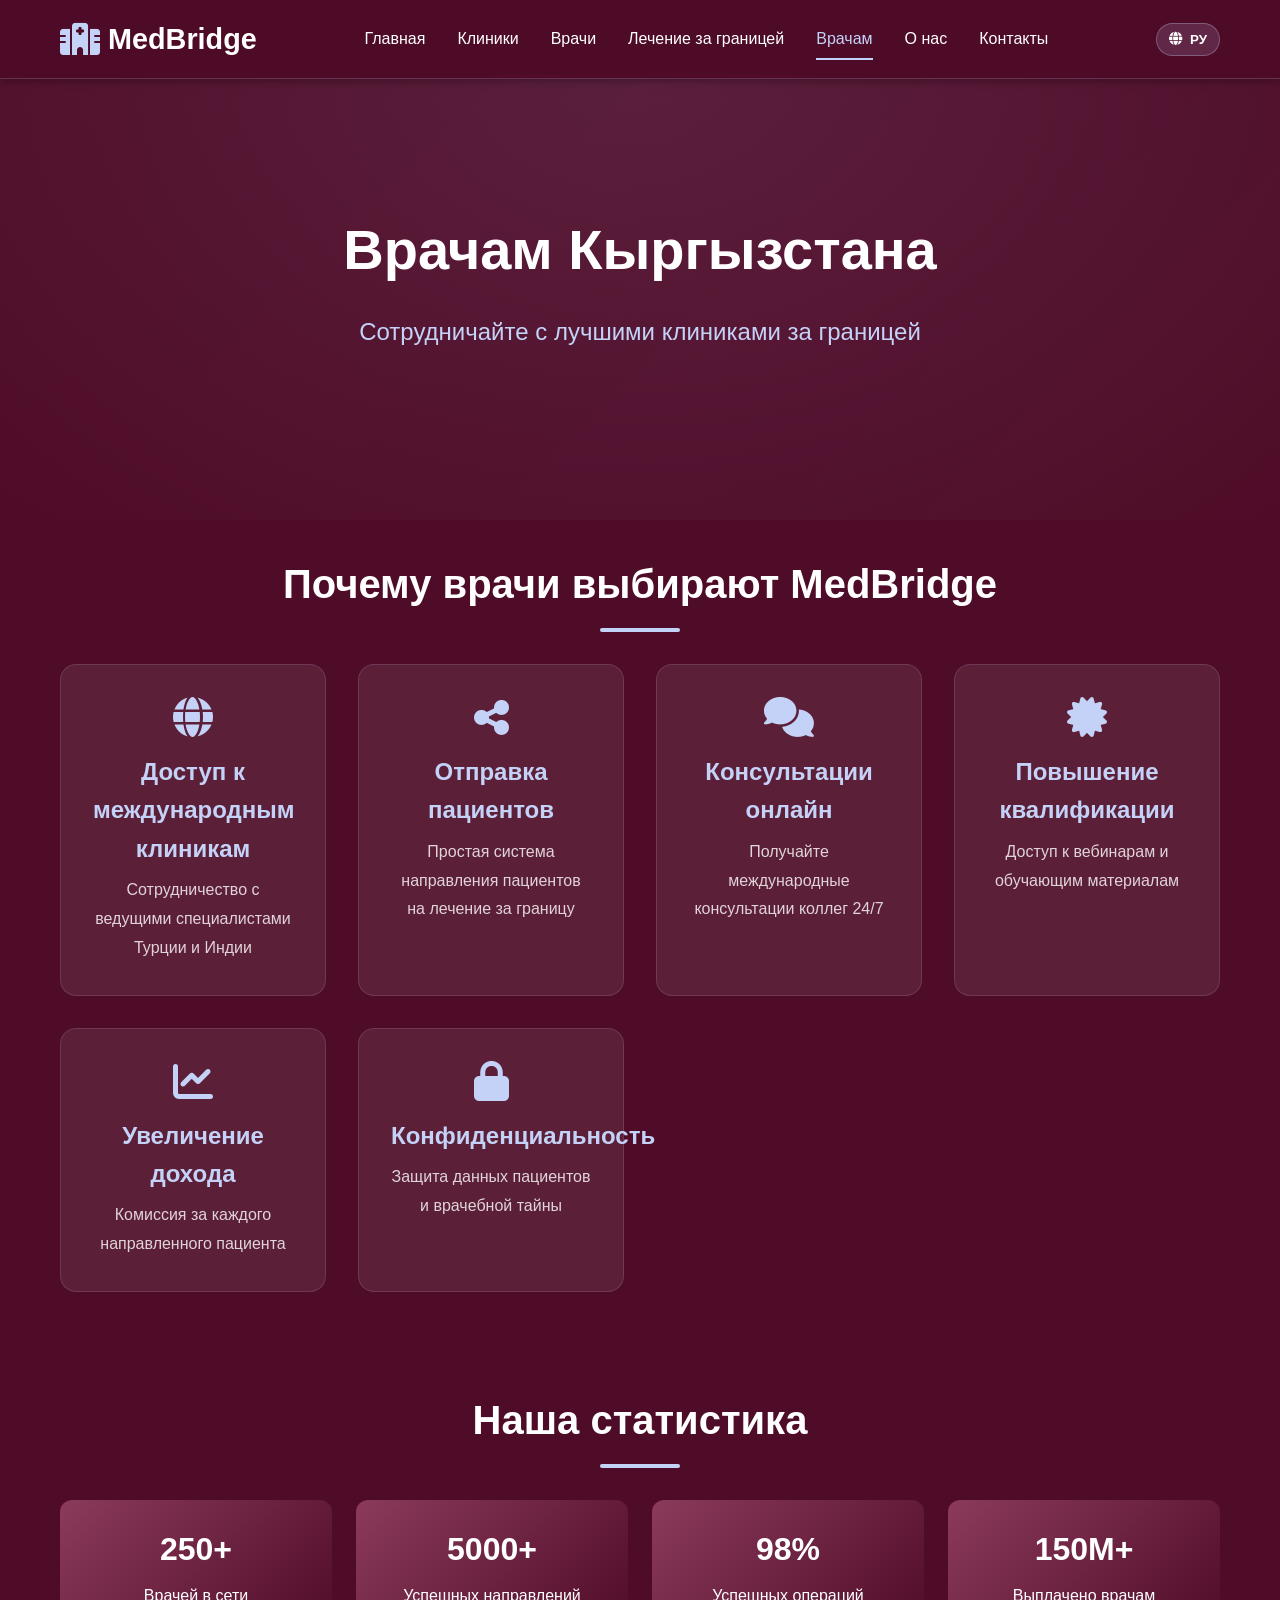
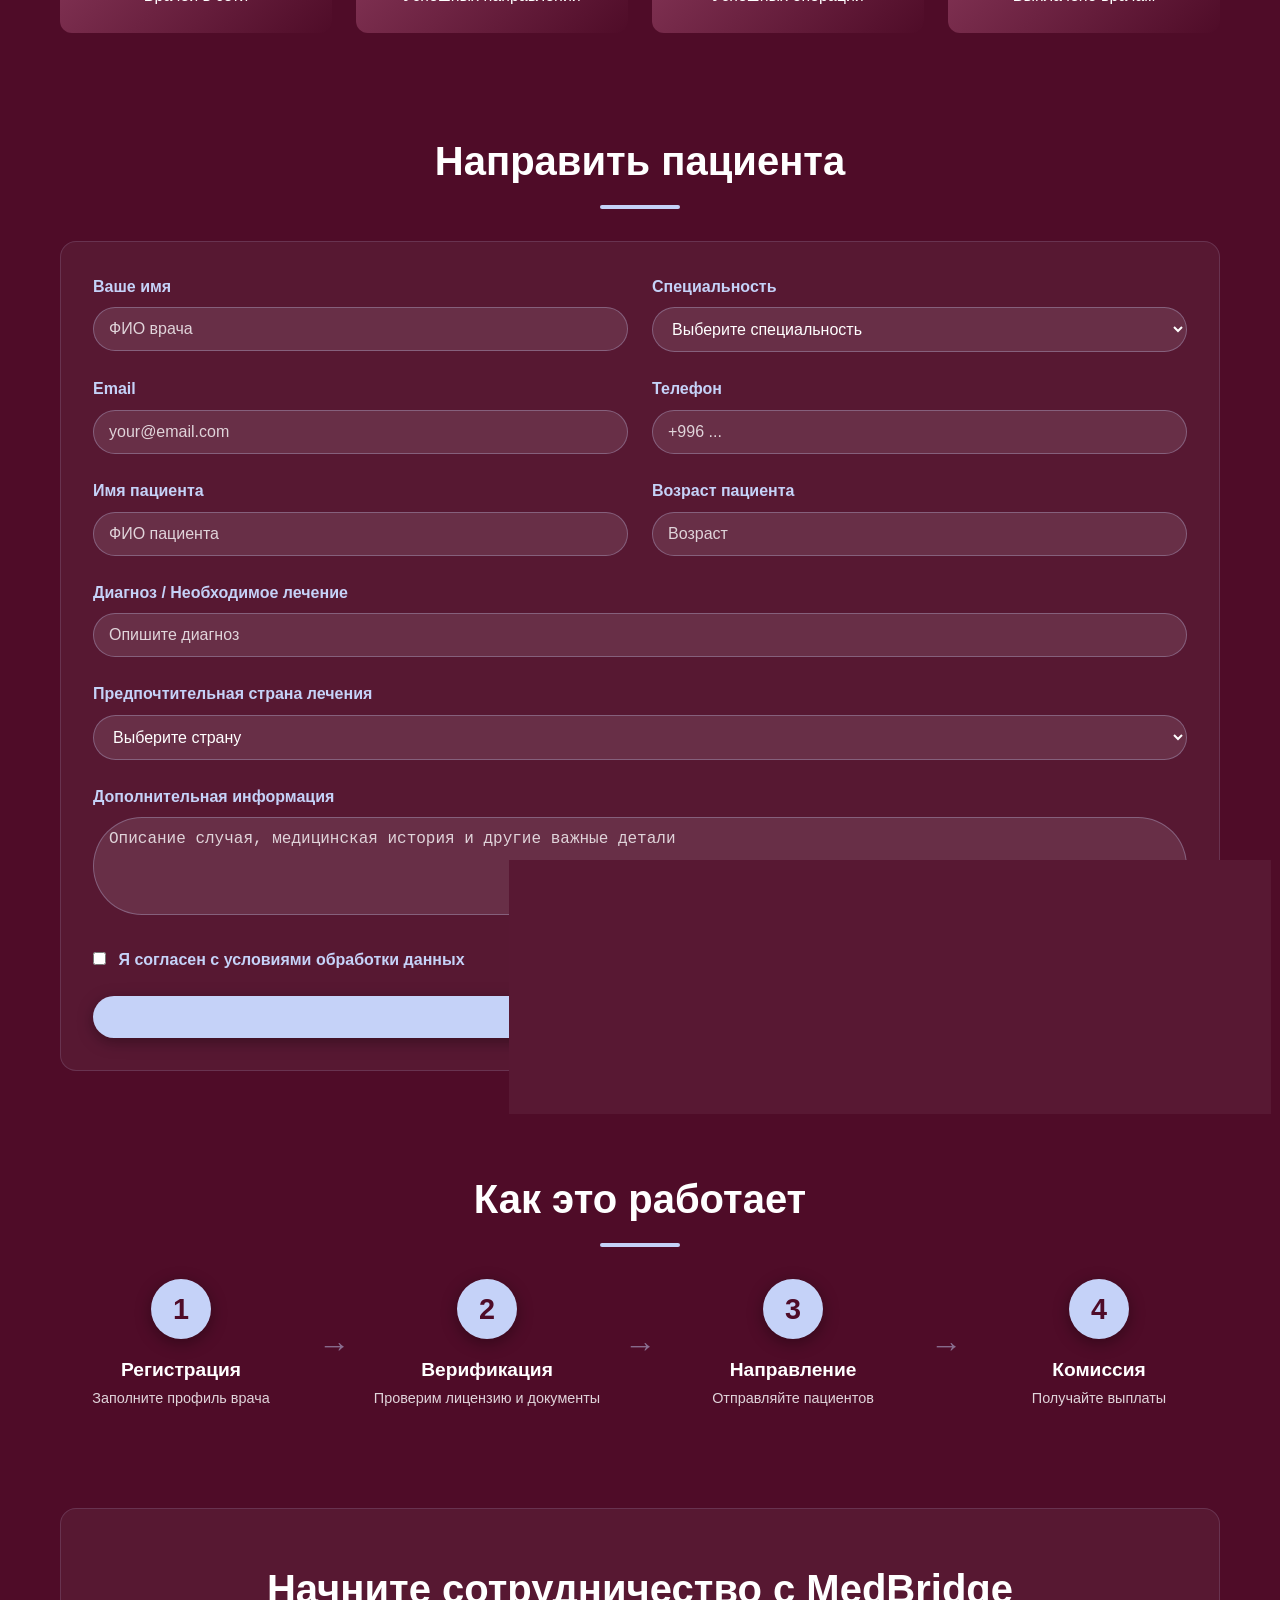
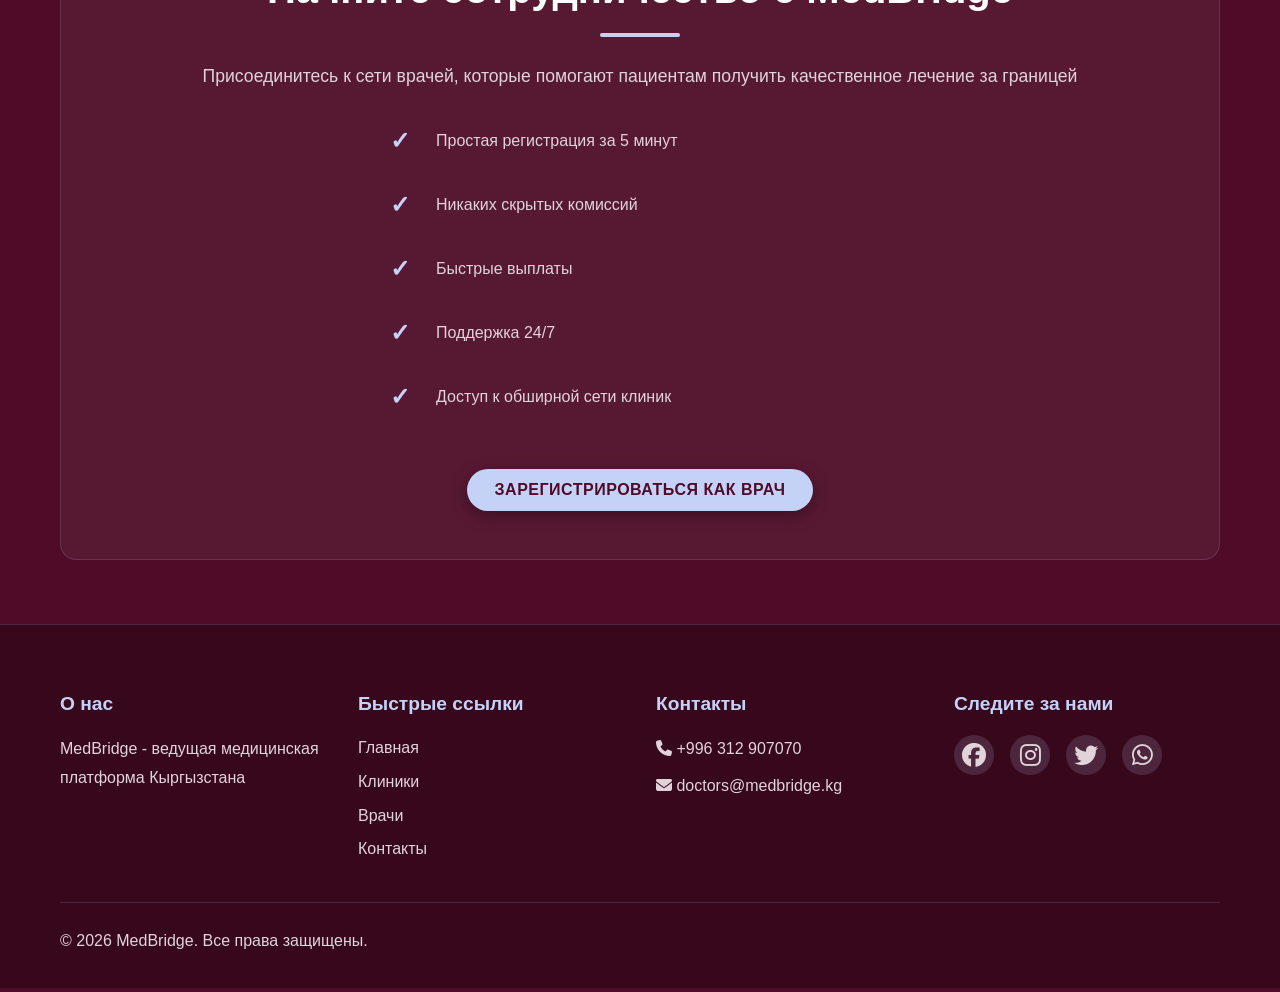
<file: doctors-section.html>
<!DOCTYPE html>
<html lang="ru">
<head>
    <meta charset="UTF-8">
    <meta name="viewport" content="width=device-width, initial-scale=1.0">
    <title>Для врачей - MedBridge</title>
    <link rel="stylesheet" href="styles.css">
    <link rel="stylesheet" href="https://cdnjs.cloudflare.com/ajax/libs/font-awesome/6.4.0/css/all.min.css">
    <style>
        .doctor-benefits { display: grid; grid-template-columns: repeat(auto-fit, minmax(250px, 1fr)); gap: 2rem; margin: 2rem 0; }
        .benefit-card { background: rgba(255, 255, 255, 0.08); border: 1px solid rgba(197, 210, 248, 0.15); border-radius: 16px; padding: 2rem; text-align: center; transition: all 0.3s ease; }
        .benefit-card:hover { transform: translateY(-10px); box-shadow: 0 15px 45px rgba(0, 0, 0, 0.45); background: rgba(255, 255, 255, 0.12); }
        .benefit-icon { font-size: 2.5rem; color: #C5D2F8; margin-bottom: 1rem; display: block; }
        .referral-form { background: rgba(255, 255, 255, 0.05); padding: 2rem; border-radius: 16px; margin: 2rem 0; border: 1px solid rgba(197, 210, 248, 0.15); }
        .form-group { margin-bottom: 1.5rem; }
        .form-group label { display: block; margin-bottom: 0.5rem; font-weight: 600; color: #C5D2F8; }
        .form-group input, .form-group select, .form-group textarea { width: 100%; padding: 12px 15px; border: 1px solid rgba(197, 210, 248, 0.3); border-radius: 50px; font-size: 1rem; background: rgba(255, 255, 255, 0.1); color: white; }
        .form-group input:focus, .form-group select:focus, .form-group textarea:focus { outline: none; border-color: #C5D2F8; }
        .form-group input::placeholder, .form-group textarea::placeholder { color: #E0D4DA; }
        .stats-grid { display: grid; grid-template-columns: repeat(auto-fit, minmax(200px, 1fr)); gap: 1.5rem; margin: 2rem 0; }
        .stat-card { background: linear-gradient(135deg, #8B3A5C, #4F0C28); color: white; padding: 1.5rem; border-radius: 12px; text-align: center; }
        .stat-number { font-size: 2rem; font-weight: 700; margin-bottom: 0.5rem; }
        .registration-section { background: rgba(255, 255, 255, 0.05); padding: 3rem; border-radius: 16px; text-align: center; margin: 2rem 0; border: 1px solid rgba(197, 210, 248, 0.15); }
        .features-list { text-align: left; max-width: 500px; margin: 1rem auto; }
        .features-list li { padding: 0.8rem 0; display: flex; align-items: center; gap: 1rem; color: #E0D4DA; list-style: none; }
        .features-list li::before { content: '✓'; font-size: 1.5rem; color: #C5D2F8; font-weight: bold; min-width: 30px; }
        .process-steps { display: flex; justify-content: space-between; align-items: center; flex-wrap: wrap; gap: 1rem; margin-top: 2rem; }
    </style>
</head>
<body>
    <header class="header">
        <div class="container">
            <div class="header-content">
                <div class="logo"><i class="fas fa-hospital"></i><span>MedBridge</span></div>
                <nav class="nav-menu">
                    <a href="index.html" class="nav-link">Главная</a>
                    <a href="clinics.html" class="nav-link">Клиники</a>
                    <a href="doctors.html" class="nav-link">Врачи</a>
                    <a href="abroad-treatment.html" class="nav-link">Лечение за границей</a>
                    <a href="doctors-section.html" class="nav-link active">Врачам</a>
                    <a href="about-us.html" class="nav-link">О нас</a>
                    <a href="#" class="nav-link">Контакты</a>
                </nav>
                <div class="header-right">
                    <div class="language-selector">
                        <button class="lang-btn"><i class="fas fa-globe"></i><span id="currentLang">РУ</span></button>
                        <div class="lang-menu"><button class="lang-option" data-lang="ru">Русский</button><button class="lang-option" data-lang="ky">Кыргызский</button><button class="lang-option" data-lang="en">English</button></div>
                    </div>
                    <button class="burger-menu"><span></span><span></span><span></span></button>
                </div>
            </div>
        </div>
    </header>

    <section class="hero" style="height: 50vh; margin-top: 70px;">
        <div class="hero-content">
            <h1>Врачам Кыргызстана</h1>
            <p class="hero-subtitle">Сотрудничайте с лучшими клиниками за границей</p>
        </div>
    </section>

    <section style="padding: 2rem 0;">
        <div class="container">
            <h2>Почему врачи выбирают MedBridge</h2>
            <div class="doctor-benefits">
                <div class="benefit-card"><i class="fas fa-globe benefit-icon"></i><h3 style="color: #C5D2F8;">Доступ к международным клиникам</h3><p>Сотрудничество с ведущими специалистами Турции и Индии</p></div>
                <div class="benefit-card"><i class="fas fa-share-alt benefit-icon"></i><h3 style="color: #C5D2F8;">Отправка пациентов</h3><p>Простая система направления пациентов на лечение за границу</p></div>
                <div class="benefit-card"><i class="fas fa-comments benefit-icon"></i><h3 style="color: #C5D2F8;">Консультации онлайн</h3><p>Получайте международные консультации коллег 24/7</p></div>
                <div class="benefit-card"><i class="fas fa-certificate benefit-icon"></i><h3 style="color: #C5D2F8;">Повышение квалификации</h3><p>Доступ к вебинарам и обучающим материалам</p></div>
                <div class="benefit-card"><i class="fas fa-chart-line benefit-icon"></i><h3 style="color: #C5D2F8;">Увеличение дохода</h3><p>Комиссия за каждого направленного пациента</p></div>
                <div class="benefit-card"><i class="fas fa-lock benefit-icon"></i><h3 style="color: #C5D2F8;">Конфиденциальность</h3><p>Защита данных пациентов и врачебной тайны</p></div>
            </div>
        </div>
    </section>

    <section style="padding: 2rem 0;">
        <div class="container">
            <h2>Наша статистика</h2>
            <div class="stats-grid">
                <div class="stat-card"><div class="stat-number">250+</div><div class="stat-label">Врачей в сети</div></div>
                <div class="stat-card"><div class="stat-number">5000+</div><div class="stat-label">Успешных направлений</div></div>
                <div class="stat-card"><div class="stat-number">98%</div><div class="stat-label">Успешных операций</div></div>
                <div class="stat-card"><div class="stat-number">150M+</div><div class="stat-label">Выплачено врачам</div></div>
            </div>
        </div>
    </section>

    <section style="padding: 2rem 0;">
        <div class="container">
            <h2>Направить пациента</h2>
            <div class="referral-form">
                <form id="referralForm" onsubmit="submitReferral(event)">
                    <div style="display: grid; grid-template-columns: 1fr 1fr; gap: 1.5rem;">
                        <div class="form-group"><label>Ваше имя</label><input type="text" placeholder="ФИО врача" required></div>
                        <div class="form-group"><label>Специальность</label><select required><option>Выберите специальность</option><option>Кардиология</option><option>Онкология</option><option>Ортопедия</option><option>Офтальмология</option><option>Другое</option></select></div>
                    </div>
                    <div style="display: grid; grid-template-columns: 1fr 1fr; gap: 1.5rem;">
                        <div class="form-group"><label>Email</label><input type="email" placeholder="your@email.com" required></div>
                        <div class="form-group"><label>Телефон</label><input type="tel" placeholder="+996 ..." required></div>
                    </div>
                    <div style="display: grid; grid-template-columns: 1fr 1fr; gap: 1.5rem;">
                        <div class="form-group"><label>Имя пациента</label><input type="text" placeholder="ФИО пациента" required></div>
                        <div class="form-group"><label>Возраст пациента</label><input type="number" placeholder="Возраст" required></div>
                    </div>
                    <div class="form-group"><label>Диагноз / Необходимое лечение</label><input type="text" placeholder="Опишите диагноз" required></div>
                    <div class="form-group"><label>Предпочтительная страна лечения</label><select required><option>Выберите страну</option><option>Турция</option><option>Индия</option><option>Не важно</option></select></div>
                    <div class="form-group"><label>Дополнительная информация</label><textarea placeholder="Описание случая, медицинская история и другие важные детали" rows="4" required></textarea></div>
                    <div class="form-group"><label><input type="checkbox" required style="width: auto; margin-right: 0.5rem;"> Я согласен с условиями обработки данных</label></div>
                    <button type="submit" class="btn btn-primary" style="width: 100%;">Отправить направление</button>
                </form>
            </div>
        </div>
    </section>

    <section style="padding: 2rem 0;">
        <div class="container">
            <h2>Как это работает</h2>
            <div class="process-steps">
                <div class="step"><div class="step-number">1</div><h4>Регистрация</h4><p>Заполните профиль врача</p></div>
                <div class="step-arrow">→</div>
                <div class="step"><div class="step-number">2</div><h4>Верификация</h4><p>Проверим лицензию и документы</p></div>
                <div class="step-arrow">→</div>
                <div class="step"><div class="step-number">3</div><h4>Направление</h4><p>Отправляйте пациентов</p></div>
                <div class="step-arrow">→</div>
                <div class="step"><div class="step-number">4</div><h4>Комиссия</h4><p>Получайте выплаты</p></div>
            </div>
        </div>
    </section>

    <section style="padding: 2rem 0;">
        <div class="container">
            <div class="registration-section">
                <h2>Начните сотрудничество с MedBridge</h2>
                <p style="font-size: 1.1rem; color: #E0D4DA; margin: 1rem 0;">Присоединитесь к сети врачей, которые помогают пациентам получить качественное лечение за границей</p>
                <ul class="features-list"><li>Простая регистрация за 5 минут</li><li>Никаких скрытых комиссий</li><li>Быстрые выплаты</li><li>Поддержка 24/7</li><li>Доступ к обширной сети клиник</li></ul>
                <button class="btn btn-primary" style="margin-top: 1.5rem;" onclick="registerDoctor()">Зарегистрироваться как врач</button>
            </div>
        </div>
    </section>

    <footer class="footer">
        <div class="container">
            <div class="footer-grid">
                <div class="footer-section"><h4>О нас</h4><p>MedBridge - ведущая медицинская платформа Кыргызстана</p></div>
                <div class="footer-section"><h4>Быстрые ссылки</h4><ul><li><a href="index.html">Главная</a></li><li><a href="clinics.html">Клиники</a></li><li><a href="doctors.html">Врачи</a></li><li><a href="#">Контакты</a></li></ul></div>
                <div class="footer-section"><h4>Контакты</h4><p><i class="fas fa-phone"></i> +996 312 907070</p><p><i class="fas fa-envelope"></i> doctors@medbridge.kg</p></div>
                <div class="footer-section"><h4>Следите за нами</h4><div class="social-links"><a href="#"><i class="fab fa-facebook"></i></a><a href="#"><i class="fab fa-instagram"></i></a><a href="#"><i class="fab fa-twitter"></i></a><a href="#"><i class="fab fa-whatsapp"></i></a></div></div>
            </div>
            <div class="footer-bottom"><p>&copy; 2026 MedBridge. Все права защищены.</p></div>
        </div>
    </footer>

    <script src="script.js"></script>
    <script src="doctors-section.js"></script>
</body>
</html>
</file>
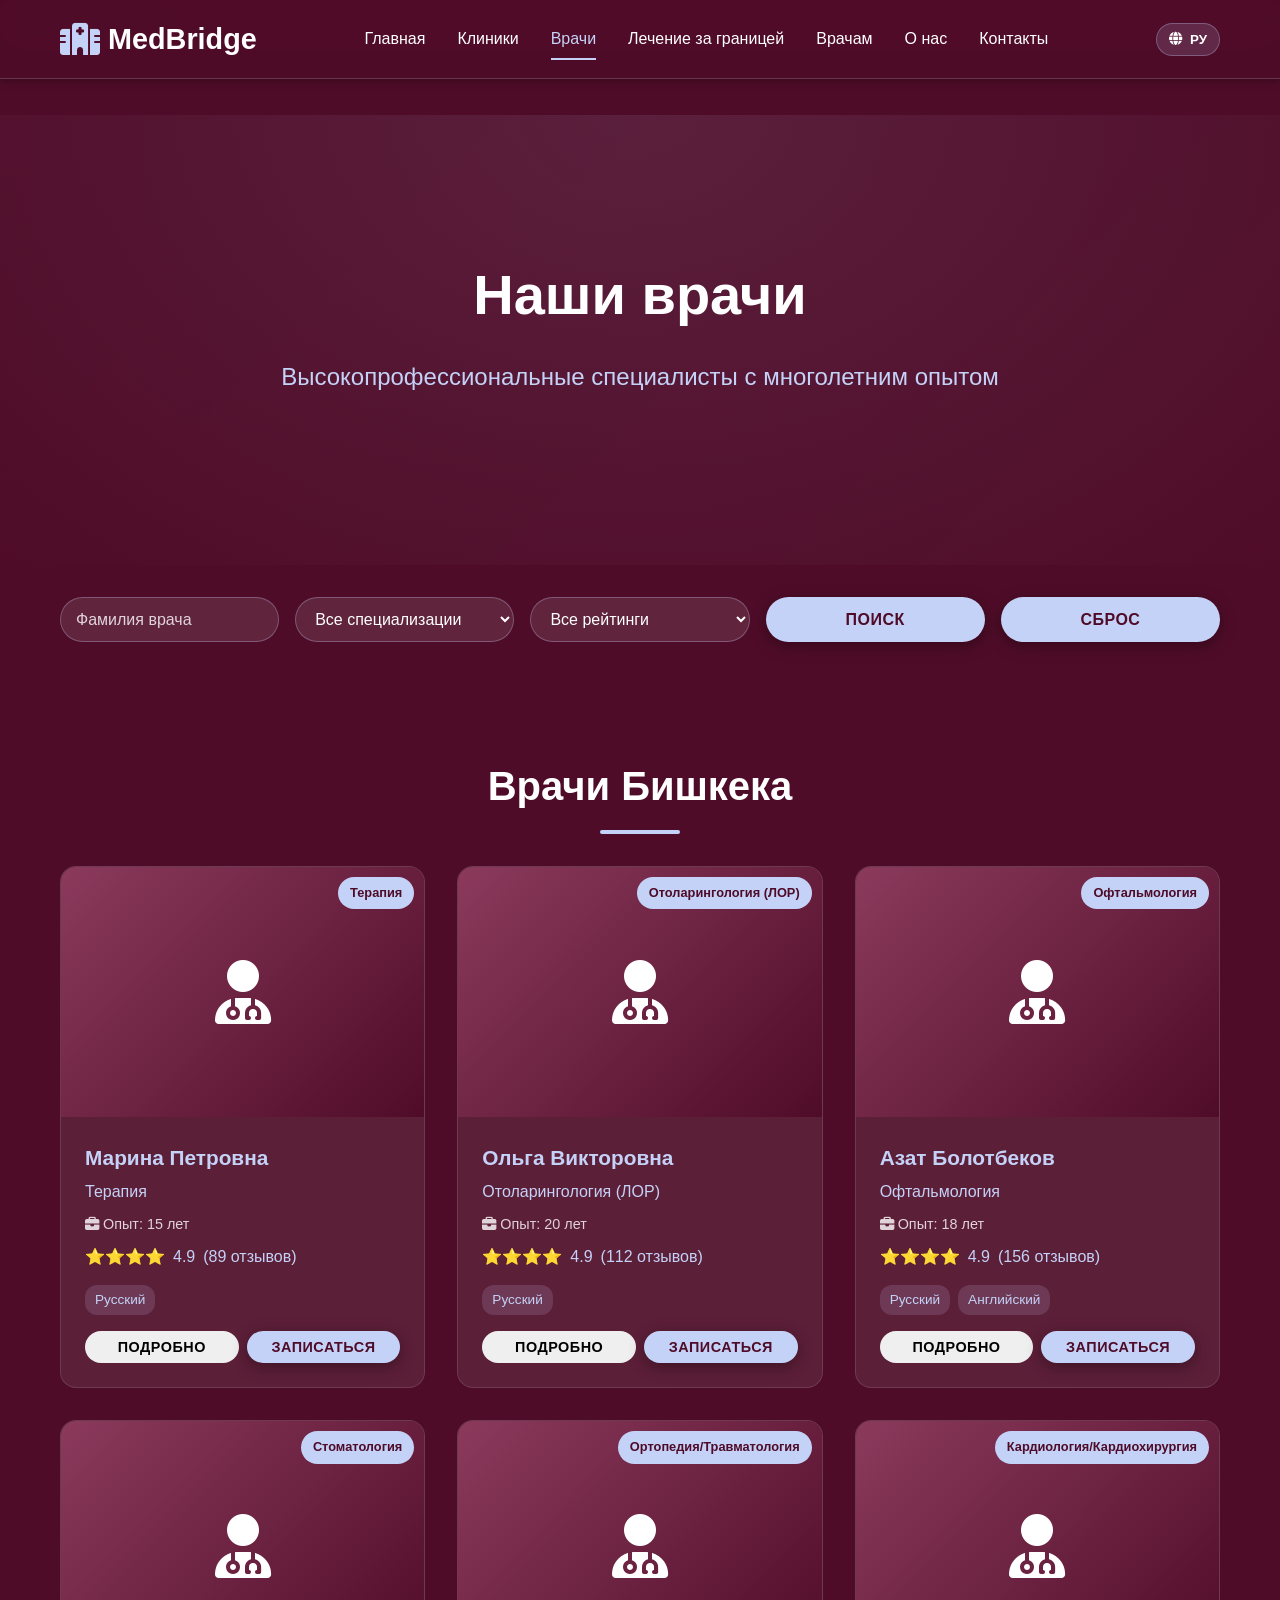
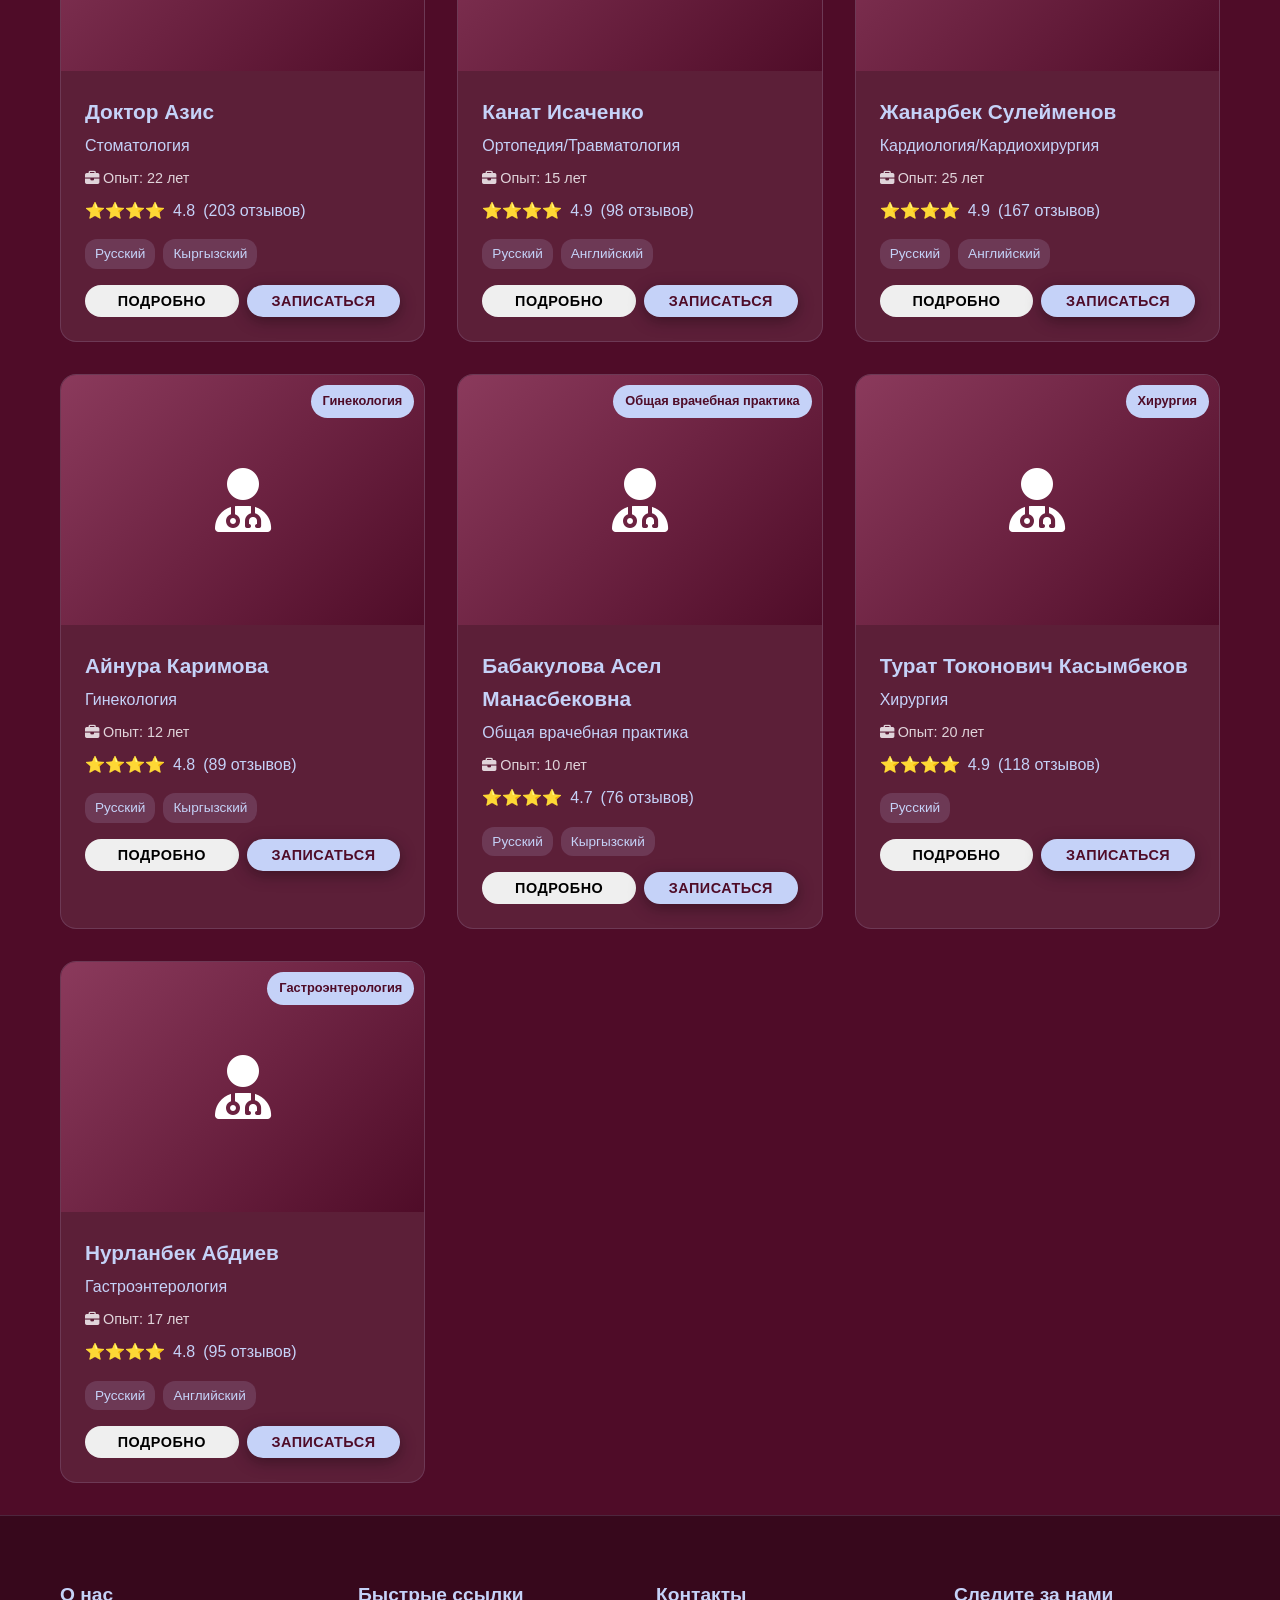
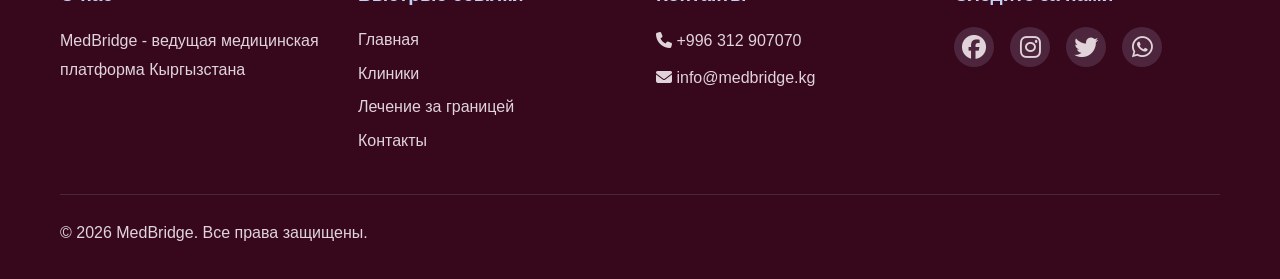
<file: doctors.html>
<!DOCTYPE html>
<html lang="ru">
<head>
    <meta charset="UTF-8">
    <meta name="viewport" content="width=device-width, initial-scale=1.0">
    <title>Врачи - MedBridge</title>
    <link rel="stylesheet" href="styles.css">
    <link rel="stylesheet" href="https://cdnjs.cloudflare.com/ajax/libs/font-awesome/6.4.0/css/all.min.css">
    <style>
        .doctors-grid {
            display: grid;
            grid-template-columns: repeat(auto-fill, minmax(280px, 1fr));
            gap: 2rem;
            margin-top: 2rem;
        }
        .doctor-card {
            background: rgba(255, 255, 255, 0.08);
            border: 1px solid rgba(197, 210, 248, 0.15);
            border-radius: 16px;
            overflow: hidden;
            transition: all 0.3s ease;
            cursor: pointer;
        }
        .doctor-card:hover {
            transform: translateY(-15px);
            box-shadow: 0 15px 45px rgba(0, 0, 0, 0.45);
            background: rgba(255, 255, 255, 0.12);
        }
        .doctor-image {
            width: 100%;
            height: 250px;
            background: linear-gradient(135deg, #8B3A5C, #4F0C28);
            display: flex;
            align-items: center;
            justify-content: center;
            font-size: 4rem;
            color: white;
            position: relative;
        }
        .doctor-spec-badge {
            position: absolute;
            top: 10px;
            right: 10px;
            background: #C5D2F8;
            color: #4F0C28;
            padding: 6px 12px;
            border-radius: 20px;
            font-size: 0.8rem;
            font-weight: 700;
        }
        .doctor-info { padding: 1.5rem; }
        .doctor-name { font-size: 1.3rem; font-weight: 700; color: #C5D2F8; margin-bottom: 0.3rem; }
        .doctor-specialty { color: #C5D2F8; font-weight: 500; margin-bottom: 0.5rem; }
        .doctor-experience { color: #E0D4DA; font-size: 0.9rem; margin-bottom: 0.5rem; }
        .doctor-rating { display: flex; align-items: center; gap: 0.5rem; margin-bottom: 1rem; color: #C5D2F8; }
        .doctor-languages { display: flex; flex-wrap: wrap; gap: 0.5rem; margin-bottom: 1rem; }
        .language-tag { background: rgba(197, 210, 248, 0.15); color: #C5D2F8; padding: 4px 10px; border-radius: 12px; font-size: 0.85rem; }
        .doctor-actions { display: flex; gap: 0.5rem; }
        .doctor-actions .btn { flex: 1; }
        .doctor-details-modal { display: none; position: fixed; z-index: 2000; left: 0; top: 0; width: 100%; height: 100%; background-color: rgba(79, 12, 40, 0.9); backdrop-filter: blur(5px); }
        .doctor-details-content { background: #4F0C28; margin: 5% auto; padding: 2rem; border-radius: 16px; width: 90%; max-width: 600px; border: 1px solid rgba(197, 210, 248, 0.3); max-height: 80vh; overflow-y: auto; }
        .doctor-details-close { color: #E0D4DA; float: right; font-size: 2rem; font-weight: bold; cursor: pointer; }
        .doctor-details-close:hover { color: #C5D2F8; }
        .doctor-details-content h2, .doctor-details-content h4 { color: #C5D2F8; }
        .doctor-details-content p { color: #E0D4DA; }
    </style>
</head>
<body>

    <select class="filter-select search-specialty">
    <option value="">Все специализации</option>
    <option value="кардиология">Кардиология / Кардиохирургия</option>
    <option value="терапия">Терапия</option>
    <option value="хирургия">Хирургия</option>
    <option value="офтальмология">Офтальмология</option>
    <option value="стоматология">Стоматология</option>
    <option value="ортопедия">Ортопедия / Травматология</option>
    <option value="педиатрия">Педиатрия</option>
    <option value="гастроэнтерология">Гастроэнтерология</option>
    <option value="гинекология">Гинекология</option>
    <option value="неврология">Неврология</option>
    <option value="лор">Отоларингология (ЛОР)</option>
    
</select>
    <header class="header">
        <div class="container">
            <div class="header-content">
                <div class="logo"><i class="fas fa-hospital"></i><span>MedBridge</span></div>
                <nav class="nav-menu">
                    <a href="index.html" class="nav-link">Главная</a>
                    <a href="clinics.html" class="nav-link">Клиники</a>
                    <a href="doctors.html" class="nav-link active">Врачи</a>
                    <a href="abroad-treatment.html" class="nav-link">Лечение за границей</a>
                    <a href="doctors-section.html" class="nav-link">Врачам</a>
                    <a href="about-us.html" class="nav-link">О нас</a>
                    <a href="#" class="nav-link">Контакты</a>
                </nav>
                <div class="header-right">
                    <div class="language-selector">
                        <button class="lang-btn"><i class="fas fa-globe"></i><span id="currentLang">РУ</span></button>
                        <div class="lang-menu"><button class="lang-option" data-lang="ru">Русский</button><button class="lang-option" data-lang="ky">Кыргызский</button><button class="lang-option" data-lang="en">English</button></div>
                    </div>
                    <button class="burger-menu"><span></span><span></span><span></span></button>
                </div>
            </div>
        </div>
    </header>

    <section class="hero" style="height: 50vh; margin-top: 70px;">
        <div class="hero-content">
            <h1>Наши врачи</h1>
            <p class="hero-subtitle">Высокопрофессиональные специалисты с многолетним опытом</p>
        </div>
    </section>

    <section style="padding: 2rem 0;">
        <div class="container">
            <div class="search-filters">
                <div class="filter-group"><input type="text" placeholder="Фамилия врача" class="filter-input search-name"></div>
                <div class="filter-group"><select class="filter-select search-specialty"><option value="">Все специализации</option><option value="кардиология">Кардиология</option><option value="онкология">Онкология</option><option value="стоматология">Стоматология</option><option value="офтальмология">Офтальмология</option><option value="ортопедия">Ортопедия</option><option value="педиатрия">Педиатрия</option></select></div>
                <div class="filter-group"><select class="filter-select search-rating"><option value="">Все рейтинги</option><option value="4.8">⭐⭐⭐⭐⭐ 4.8+</option><option value="4.5">⭐⭐⭐⭐ 4.5+</option><option value="4">⭐⭐⭐ 4.0+</option></select></div>
                <button class="btn btn-primary" onclick="performDoctorSearch()">Поиск</button>
                <button class="btn btn-primary" onclick="resetDoctorFilters()">Сброс</button>
            </div>
        </div>
    </section>

    <section style="padding: 2rem 0;">
        <div class="container">
            <h2>Врачи Бишкека</h2>
            <div id="doctors-list" class="doctors-grid"></div>
        </div>
    </section>

    <div id="doctorDetailsModal" class="doctor-details-modal">
        <div class="doctor-details-content">
            <span class="doctor-details-close">&times;</span>
            <div id="doctorDetailsContent"></div>
            <button class="btn btn-primary" style="width: 100%; margin-top: 1.5rem;" onclick="bookDoctor()">Записаться</button>
        </div>
    </div>

    <div id="appointmentModal" class="modal">
        <div class="modal-content">
            <span class="modal-close">&times;</span>
            <h2>Запись к врачу</h2>
            <form class="appointment-form">
                <input type="text" placeholder="Ваше имя" required>
                <input type="email" placeholder="Ваш email" required>
                <input type="tel" placeholder="Номер телефона" required>
                <select required><option>Выберите дату</option><option>2026-03-05</option><option>2026-03-06</option><option>2026-03-07</option></select>
                <select required><option>Выберите время</option><option>09:00</option><option>10:00</option><option>14:00</option><option>15:30</option></select>
                <textarea placeholder="Описание вашего состояния" rows="4"></textarea>
                <button type="submit" class="btn btn-primary">Записаться</button>
            </form>
        </div>
    </div>

    <footer class="footer">
        <div class="container">
            <div class="footer-grid">
                <div class="footer-section"><h4>О нас</h4><p>MedBridge - ведущая медицинская платформа Кыргызстана</p></div>
                <div class="footer-section"><h4>Быстрые ссылки</h4><ul><li><a href="index.html">Главная</a></li><li><a href="clinics.html">Клиники</a></li><li><a href="abroad-treatment.html">Лечение за границей</a></li><li><a href="#">Контакты</a></li></ul></div>
                <div class="footer-section"><h4>Контакты</h4><p><i class="fas fa-phone"></i> +996 312 907070</p><p><i class="fas fa-envelope"></i> info@medbridge.kg</p></div>
                <div class="footer-section"><h4>Следите за нами</h4><div class="social-links"><a href="#"><i class="fab fa-facebook"></i></a><a href="#"><i class="fab fa-instagram"></i></a><a href="#"><i class="fab fa-twitter"></i></a><a href="#"><i class="fab fa-whatsapp"></i></a></div></div>
            </div>
            <div class="footer-bottom"><p>&copy; 2026 MedBridge. Все права защищены.</p></div>
        </div>
    </footer>

    <script src="script.js"></script>
    <script src="doctors.js"></script>
</body>
</html>
</file>
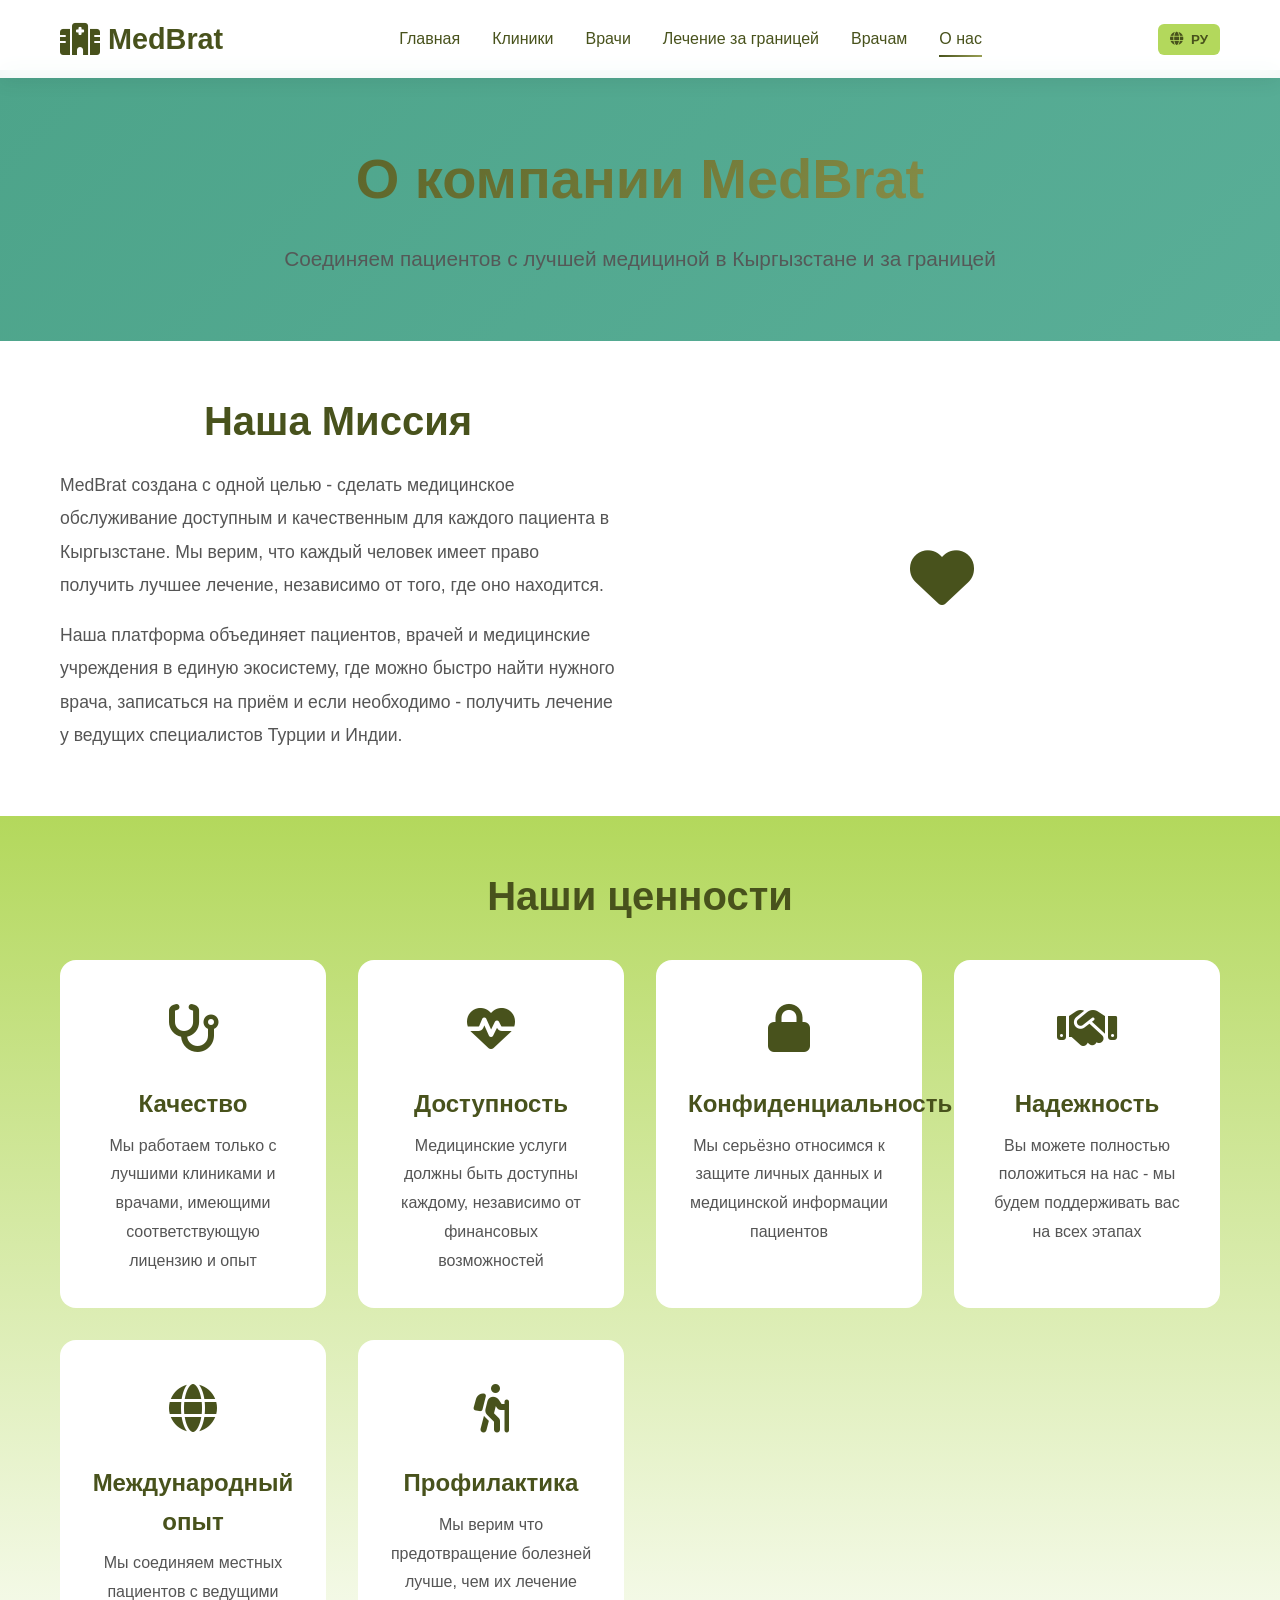
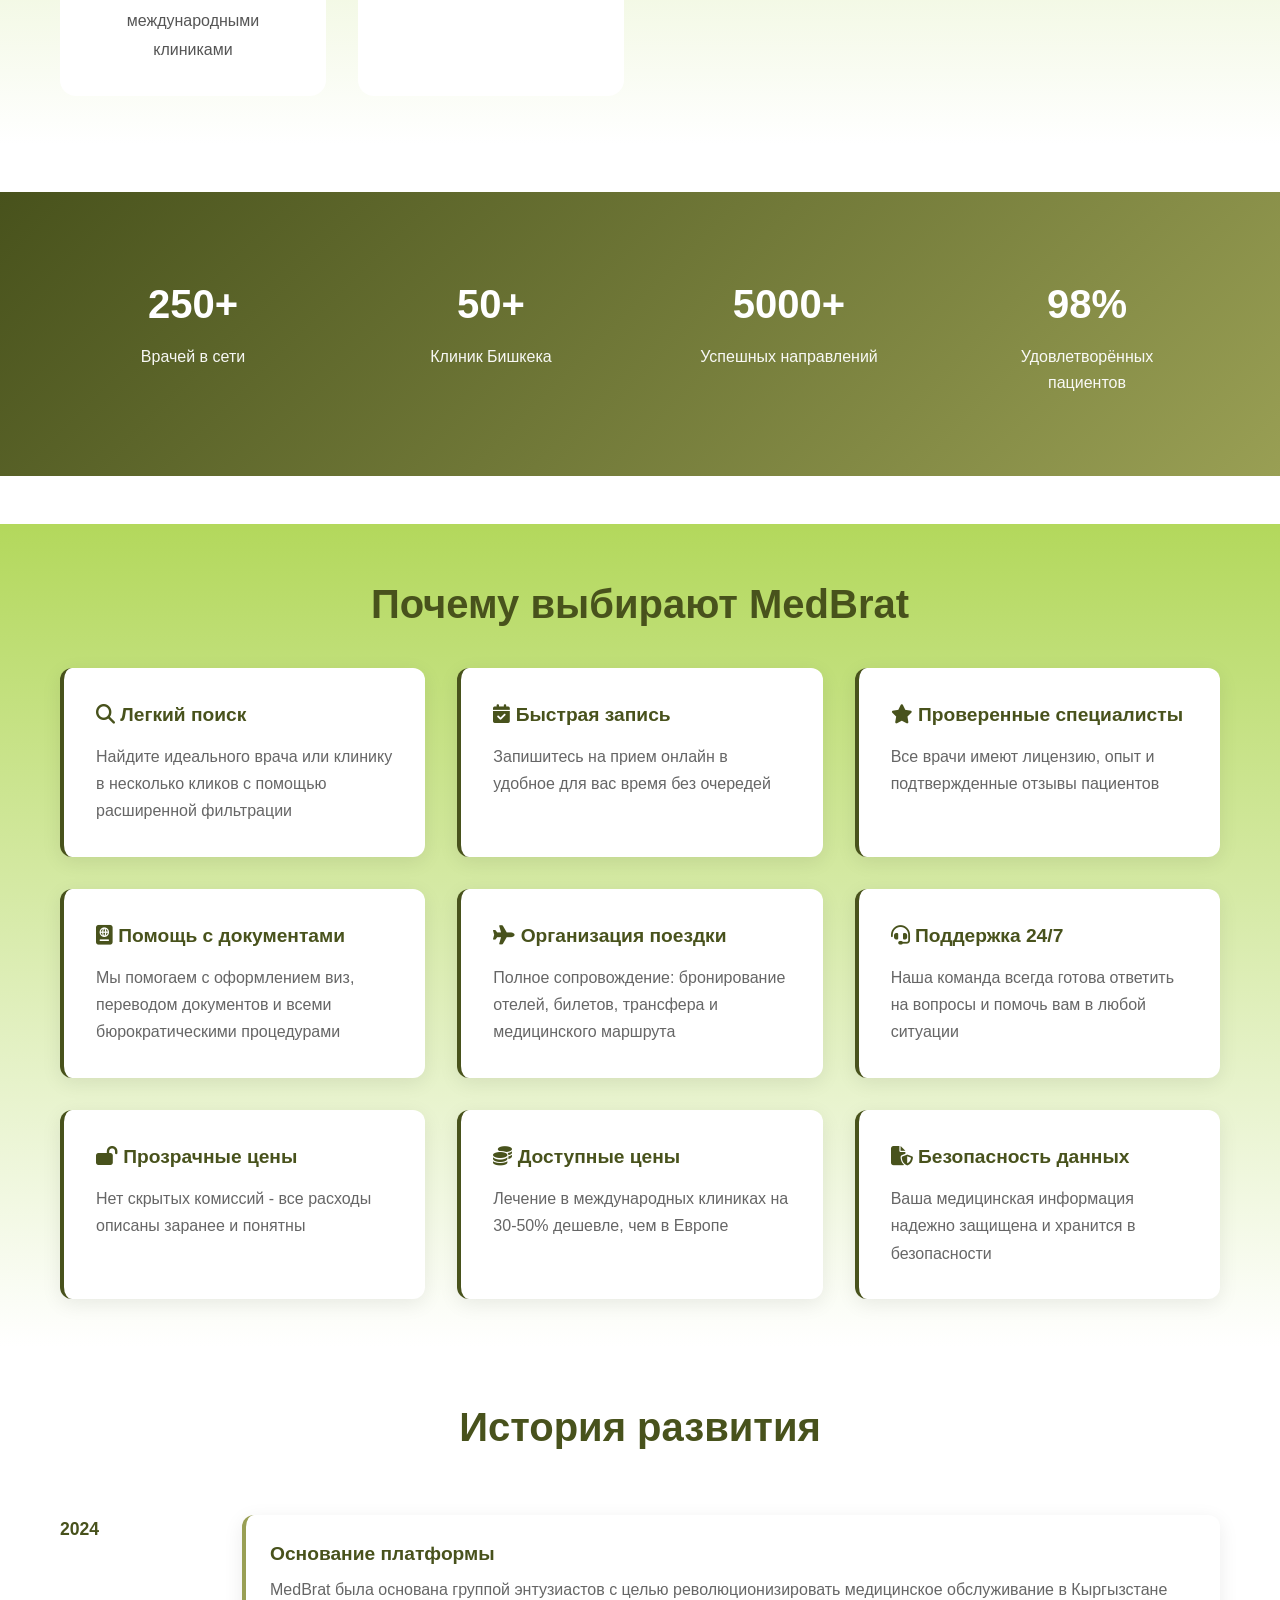
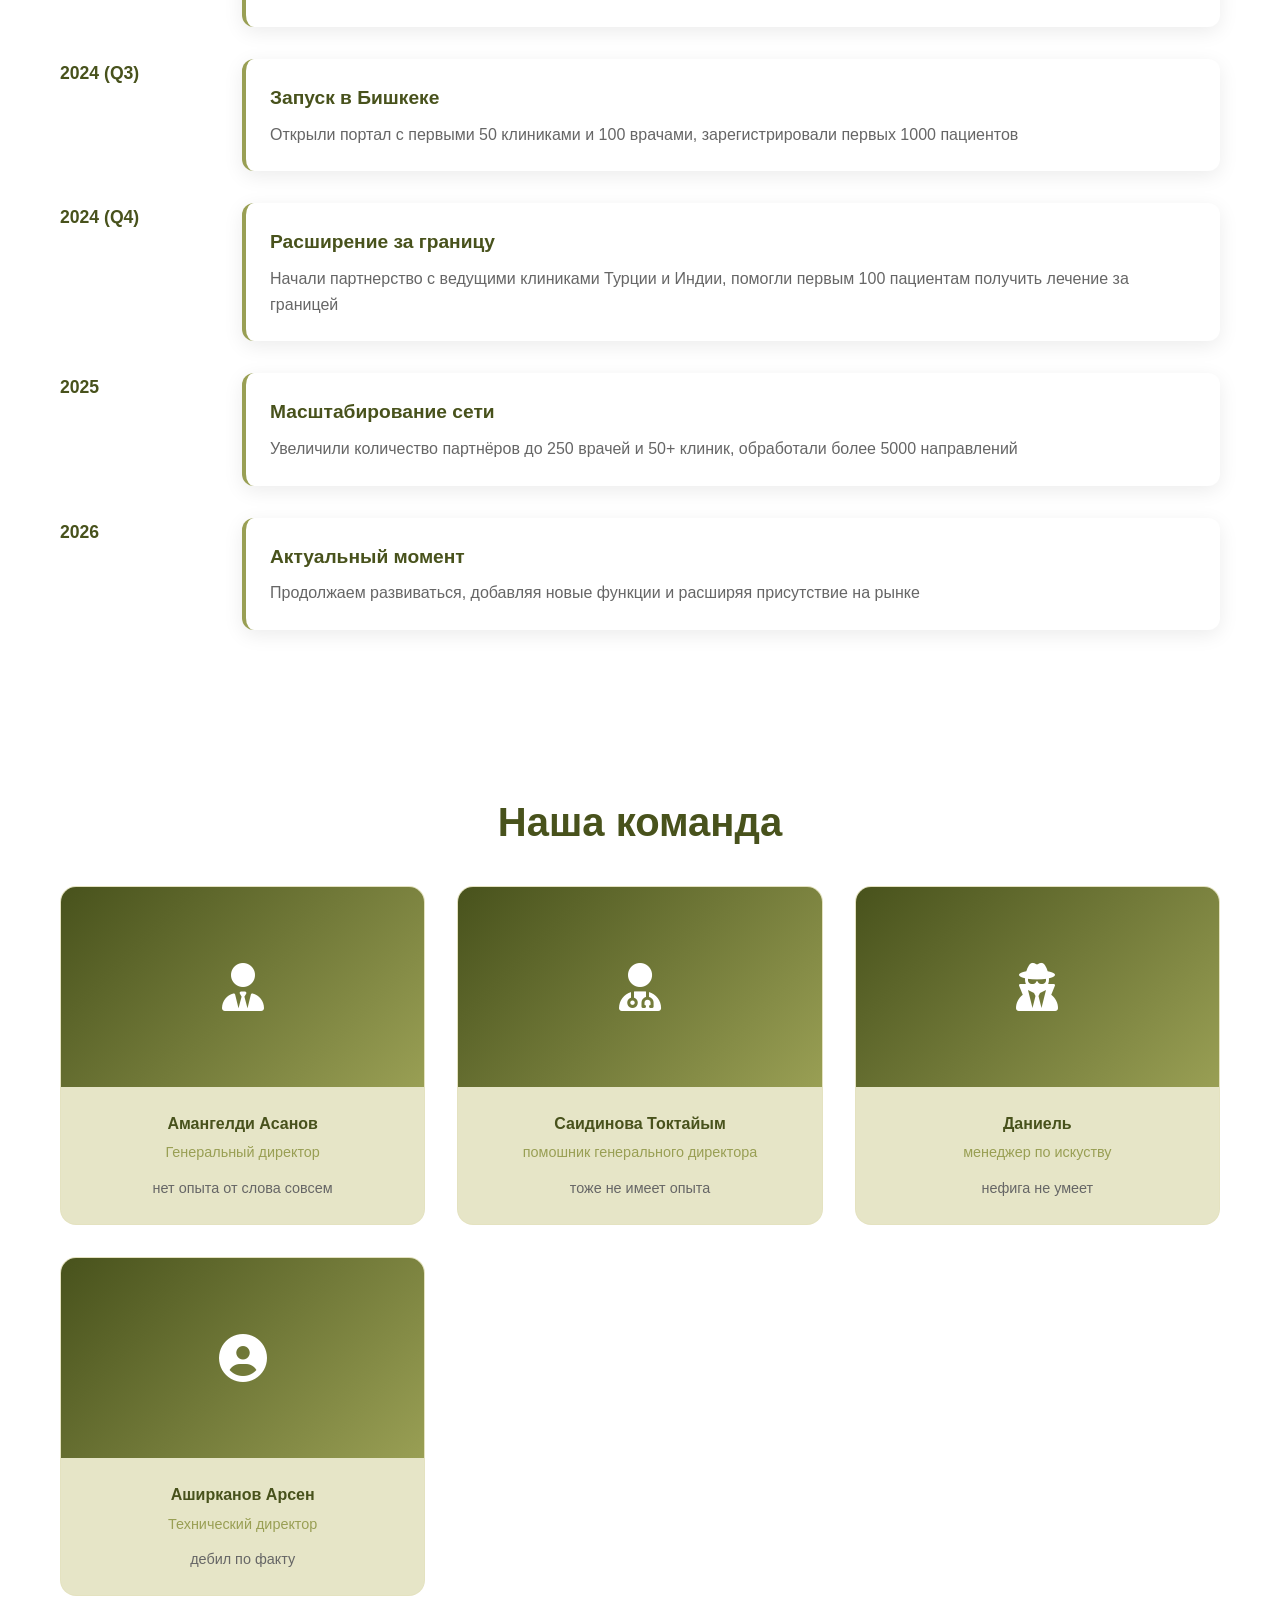
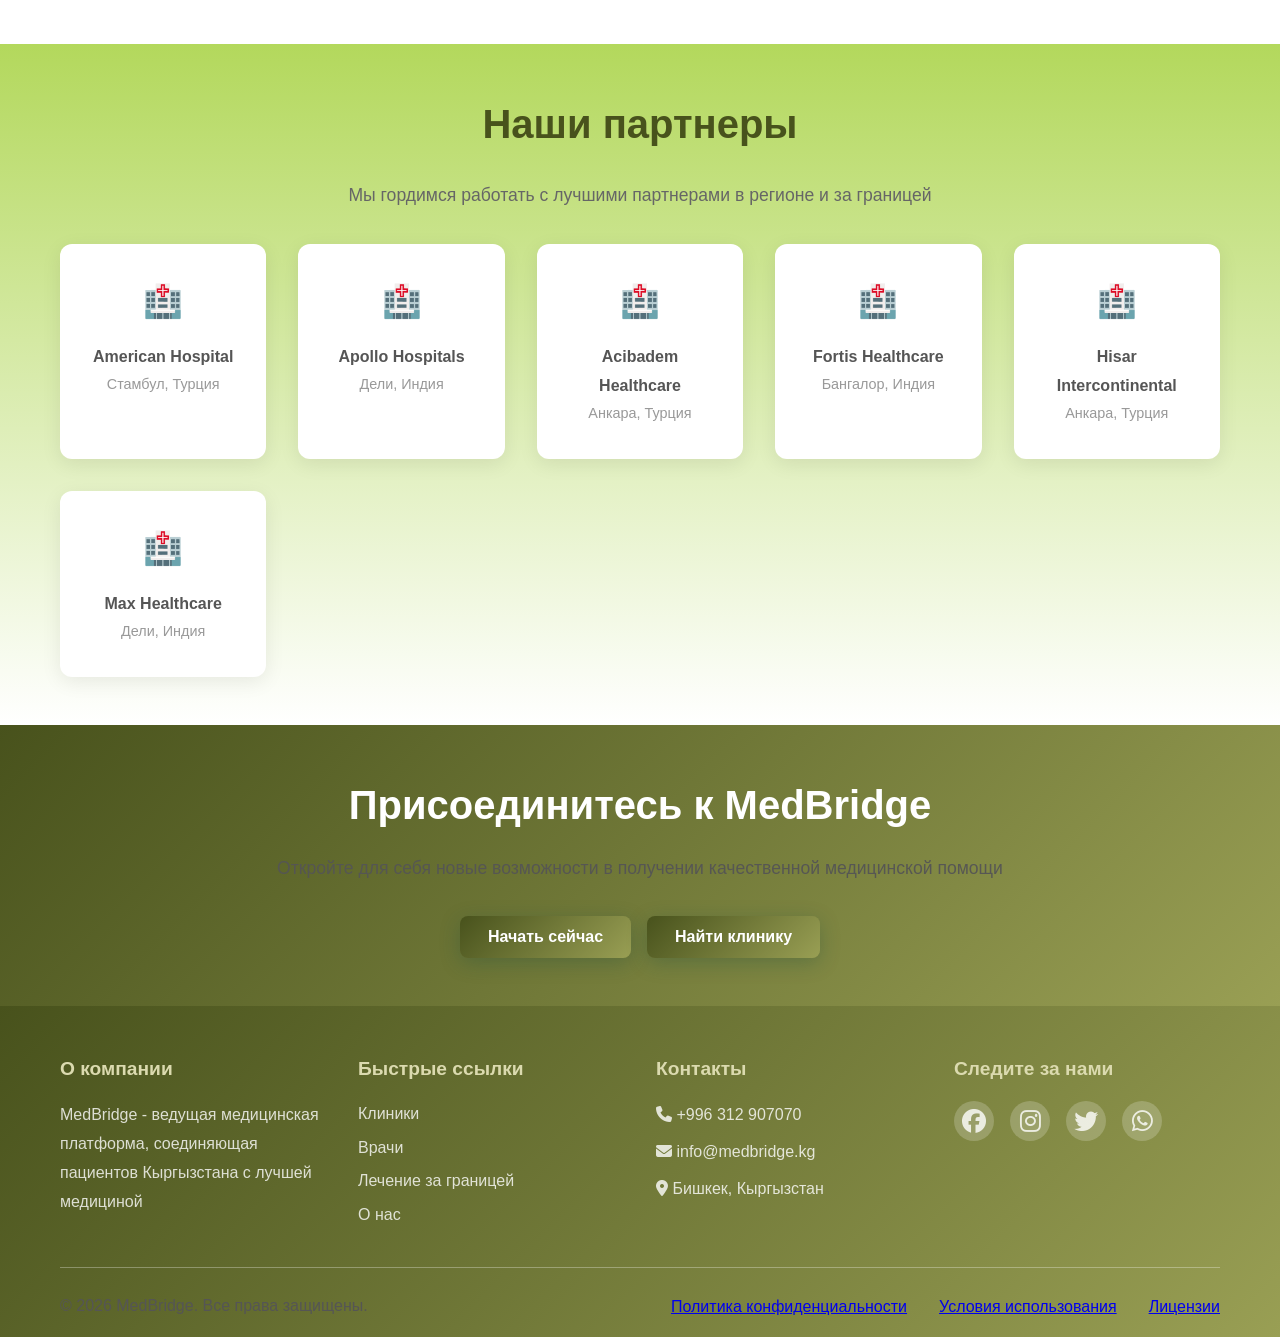
<file: us-project-git/about-us.html>
<!DOCTYPE html>
<html lang="ru">
<head>
    <meta charset="UTF-8">
    <meta name="viewport" content="width=device-width, initial-scale=1.0">
    <title>О нас</title>
    <link rel="stylesheet" href="styles.css">
    <link rel="stylesheet" href="https://cdnjs.cloudflare.com/ajax/libs/font-awesome/6.4.0/css/all.min.css">
    <style>
        .about-hero {
            background: linear-gradient(135deg, #4da48a, #59ae97);
            color: rgb(255, 255, 255);
            padding: 4rem 0;
            margin-top: 70px;
        }

        .about-mission {
            background: white;
            padding: 3rem 0;
        }

        .mission-content {
            display: grid;
            grid-template-columns: 1fr 1fr;
            gap: 3rem;
            align-items: center;
        }

        .mission-text h2 {
            color: var(--primary-color);
            margin-bottom: 1rem;
        }

        .mission-text p {
            font-size: 1.1rem;
            line-height: 1.9;
            margin-bottom: 1rem;
            color: #555;
        }

        .about-values {
            background: linear-gradient(180deg, var(--light-bg) 0%, white 100%);
            padding: 3rem 0;
        }

        .values-grid {
            display: grid;
            grid-template-columns: repeat(auto-fit, minmax(250px, 1fr));
            gap: 2rem;
            margin-top: 2rem;
        }

        .value-card {
            background: white;
            padding: 2rem;
            border-radius: 16px;
            box-shadow: 0 5px 20px rgba(255, 252, 252, 0);
            text-align: center;
            transition: var(--transition);
        }

        .value-card:hover {
            transform: translateY(-10px);
            box-shadow: 0 15px 40px rgba(26, 77, 62, 0.15);
        }

        .value-icon {
            font-size: 3rem;
            color: var(--primary-color);
            margin-bottom: 1rem;
        }

        .value-card h3 {
            margin-bottom: 0.5rem;
        }

        .about-team {
            background: white;
            padding: 3rem 0;
        }

        .team-grid {
            display: grid;
            grid-template-columns: repeat(auto-fit, minmax(280px, 1fr));
            gap: 2rem;
            margin-top: 2rem;
        }

        .team-member {
            background: var(--glass-bg);
            backdrop-filter: blur(10px);
            border: 1px solid var(--glass-border);
            border-radius: 16px;
            overflow: hidden;
            transition: var(--transition);
        }

        .team-member:hover {
            transform: translateY(-15px);
            box-shadow: 0 15px 60px rgba(26, 77, 62, 0.25);
        }

        .member-image {
            width: 100%;
            height: 200px;
            background: linear-gradient(135deg, var(--primary-color), var(--secondary-color));
            display: flex;
            align-items: center;
            justify-content: center;
            font-size: 3rem;
            color: white;
        }

        .member-info {
            padding: 1.5rem;
            text-align: center;
        }

        .member-name {
            font-weight: 700;
            color: var(--primary-color);
            margin-bottom: 0.3rem;
        }

        .member-position {
            color: var(--secondary-color);
            font-size: 0.9rem;
            margin-bottom: 0.8rem;
        }

        .member-bio {
            color: #666;
            font-size: 0.9rem;
            line-height: 1.6;
        }

        .benefits-section {
            background: linear-gradient(180deg, var(--light-bg) 0%, white 100%);
            padding: 3rem 0;
        }

        .benefits-grid {
            display: grid;
            grid-template-columns: repeat(auto-fit, minmax(280px, 1fr));
            gap: 2rem;
            margin-top: 2rem;
        }

        .benefit-item {
            background: white;
            padding: 2rem;
            border-radius: 12px;
            box-shadow: 0 5px 20px rgba(0,0,0,0.08);
            border-left: 4px solid var(--primary-color);
        }

        .benefit-item h4 {
            color: var(--primary-color);
            margin-bottom: 0.8rem;
        }

        .benefit-item p {
            color: #666;
            line-height: 1.7;
        }

        .stats-section {
            background: linear-gradient(135deg, var(--primary-color), var(--secondary-color));
            color: white;
            padding: 3rem 0;
            margin: 3rem 0;
        }

        .stats-numbers {
            display: grid;
            grid-template-columns: repeat(auto-fit, minmax(200px, 1fr));
            gap: 2rem;
            text-align: center;
        }

        .stat-box {
            padding: 2rem;
        }

        .stat-number {
            font-size: 2.5rem;
            font-weight: 700;
            margin-bottom: 0.5rem;
        }

        .stat-text {
            font-size: 1rem;
            opacity: 0.95;
        }

        .timeline {
            position: relative;
            padding: 2rem 0;
        }

        .timeline-item {
            display: grid;
            grid-template-columns: 150px 1fr;
            gap: 2rem;
            margin-bottom: 2rem;
            align-items: start;
        }

        .timeline-date {
            font-weight: 700;
            color: var(--primary-color);
            font-size: 1.1rem;
        }

        .timeline-content {
            background: white;
            padding: 1.5rem;
            border-radius: 12px;
            box-shadow: 0 5px 20px rgba(0,0,0,0.08);
            border-left: 4px solid var(--secondary-color);
        }

        .timeline-content h4 {
            margin-bottom: 0.5rem;
        }

        .timeline-content p {
            color: #666;
            line-height: 1.6;
        }

        @media (max-width: 768px) {
            .mission-content {
                grid-template-columns: 1fr;
            }

            .timeline-item {
                grid-template-columns: 1fr;
            }

            .values-grid {
                grid-template-columns: 1fr;
            }
        }
    </style>
</head>
<body>
    <!-- Header -->
    <header class="header">
        <div class="container">
            <div class="header-content">
                <div class="logo">
                    <i class="fas fa-hospital"></i>
                    <span>MedBrat</span>
                </div>
                
                <nav class="nav-menu">
                    <a href="index.html" class="nav-link" data-i18n="navHome">Главная</a>
                    <a href="clinics.html" class="nav-link" data-i18n="navClinics">Клиники</a>
                    <a href="doctors.html" class="nav-link" data-i18n="navDoctors">Врачи</a>
                    <a href="abroad-treatment.html" class="nav-link" data-i18n="navAbroad">Лечение за границей</a>
                    <a href="doctors-section.html" class="nav-link" data-i18n="navDoctorsSection">Врачам</a>
                    <a href="about-us.html" class="nav-link active" data-i18n="navAbout">О нас</a>
                </nav>

                <div class="header-right">
                    <div class="language-selector">
                        <button class="lang-btn">
                            <i class="fas fa-globe"></i>
                            <span id="currentLang">РУ</span>
                        </button>
                        <div class="lang-menu">
                            <button class="lang-option" data-lang="ru">Русский</button>
                            <button class="lang-option" data-lang="ky">Кыргызский</button>
                            <button class="lang-option" data-lang="en">English</button>
                        </div>
                    </div>
                    <button class="burger-menu">
                        <span></span>
                        <span></span>
                        <span></span>
                    </button>
                </div>
            </div>
        </div>
    </header>

    <!-- Hero Section -->
    <section class="about-hero">
        <div class="container">
            <div style="text-align: center;">
                <h1 style="font-size: 3.5rem; margin-bottom: 1rem;">О компании MedBrat</h1>
                <p style="font-size: 1.3rem; opacity: 0.95;">
                    Соединяем пациентов с лучшей медициной в Кыргызстане и за границей
                </p>
            </div>
        </div>
    </section>

    <!-- Миссия и видение -->
    <section class="about-mission">
        <div class="container">
            <div class="mission-content">
                <div class="mission-text">
                    <h2>Наша Миссия</h2>
                    <p>
                        MedBrat создана с одной целью - сделать медицинское обслуживание доступным и качественным для каждого пациента в Кыргызстане. Мы верим, что каждый человек имеет право получить лучшее лечение, независимо от того, где оно находится.
                    </p>
                    <p>
                        Наша платформа объединяет пациентов, врачей и медицинские учреждения в единую экосистему, где можно быстро найти нужного врача, записаться на приём и если необходимо - получить лечение у ведущих специалистов Турции и Индии.
                    </p>
                </div>
                <div style="text-align: center; font-size: 4rem; color: var(--primary-color);">
                    <i class="fas fa-heart"></i>
                </div>
            </div>
        </div>
    </section>

    <!-- Ценности -->
    <section class="about-values">
        <div class="container">
            <h2>Наши ценности</h2>
            <div class="values-grid">
                <div class="value-card">
                    <div class="value-icon">
                        <i class="fas fa-stethoscope"></i>
                    </div>
                    <h3>Качество</h3>
                    <p>Мы работаем только с лучшими клиниками и врачами, имеющими соответствующую лицензию и опыт</p>
                </div>

                <div class="value-card">
                    <div class="value-icon">
                        <i class="fas fa-heart-pulse"></i>
                    </div>
                    <h3>Доступность</h3>
                    <p>Медицинские услуги должны быть доступны каждому, независимо от финансовых возможностей</p>
                </div>

                <div class="value-card">
                    <div class="value-icon">
                        <i class="fas fa-lock"></i>
                    </div>
                    <h3>Конфиденциальность</h3>
                    <p>Мы серьёзно относимся к защите личных данных и медицинской информации пациентов</p>
                </div>

                <div class="value-card">
                    <div class="value-icon">
                        <i class="fas fa-handshake"></i>
                    </div>
                    <h3>Надежность</h3>
                    <p>Вы можете полностью положиться на нас - мы будем поддерживать вас на всех этапах</p>
                </div>

                <div class="value-card">
                    <div class="value-icon">
                        <i class="fas fa-globe"></i>
                    </div>
                    <h3>Международный опыт</h3>
                    <p>Мы соединяем местных пациентов с ведущими международными клиниками</p>
                </div>

                <div class="value-card">
                    <div class="value-icon">
                        <i class="fas fa-person-hiking"></i>
                    </div>
                    <h3>Профилактика</h3>
                    <p>Мы верим что предотвращение болезней лучше, чем их лечение</p>
                </div>
            </div>
        </div>
    </section>

    <!-- Статистика -->
    <section class="stats-section">
        <div class="container">
            <div class="stats-numbers">
                <div class="stat-box">
                    <div class="stat-number">250+</div>
                    <div class="stat-text">Врачей в сети</div>
                </div>
                <div class="stat-box">
                    <div class="stat-number">50+</div>
                    <div class="stat-text">Клиник Бишкека</div>
                </div>
                <div class="stat-box">
                    <div class="stat-number">5000+</div>
                    <div class="stat-text">Успешных направлений</div>
                </div>
                <div class="stat-box">
                    <div class="stat-number">98%</div>
                    <div class="stat-text">Удовлетворённых пациентов</div>
                </div>
            </div>
        </div>
    </section>

    <!-- Основные преимущества -->
    <section class="benefits-section">
        <div class="container">
            <h2>Почему выбирают MedBrat</h2>
            <div class="benefits-grid">
                <div class="benefit-item">
                    <h4><i class="fas fa-search"></i> Легкий поиск</h4>
                    <p>Найдите идеального врача или клинику в несколько кликов с помощью расширенной фильтрации</p>
                </div>

                <div class="benefit-item">
                    <h4><i class="fas fa-calendar-check"></i> Быстрая запись</h4>
                    <p>Запишитесь на прием онлайн в удобное для вас время без очередей</p>
                </div>

                <div class="benefit-item">
                    <h4><i class="fas fa-star"></i> Проверенные специалисты</h4>
                    <p>Все врачи имеют лицензию, опыт и подтвержденные отзывы пациентов</p>
                </div>

                <div class="benefit-item">
                    <h4><i class="fas fa-passport"></i> Помощь с документами</h4>
                    <p>Мы помогаем с оформлением виз, переводом документов и всеми бюрократическими процедурами</p>
                </div>

                <div class="benefit-item">
                    <h4><i class="fas fa-plane"></i> Организация поездки</h4>
                    <p>Полное сопровождение: бронирование отелей, билетов, трансфера и медицинского маршрута</p>
                </div>

                <div class="benefit-item">
                    <h4><i class="fas fa-headset"></i> Поддержка 24/7</h4>
                    <p>Наша команда всегда готова ответить на вопросы и помочь вам в любой ситуации</p>
                </div>

                <div class="benefit-item">
                    <h4><i class="fas fa-lock-open"></i> Прозрачные цены</h4>
                    <p>Нет скрытых комиссий - все расходы описаны заранее и понятны</p>
                </div>

                <div class="benefit-item">
                    <h4><i class="fas fa-coins"></i> Доступные цены</h4>
                    <p>Лечение в международных клиниках на 30-50% дешевле, чем в Европе</p>
                </div>

                <div class="benefit-item">
                    <h4><i class="fas fa-file-shield"></i> Безопасность данных</h4>
                    <p>Ваша медицинская информация надежно защищена и хранится в безопасности</p>
                </div>
            </div>
        </div>
    </section>

    <!-- История -->
    <section style="background: white; padding: 3rem 0;">
        <div class="container">
            <h2>История развития</h2>
            <div class="timeline">
                <div class="timeline-item">
                    <div class="timeline-date">2024</div>
                    <div class="timeline-content">
                        <h4>Основание платформы</h4>
                        <p>MedBrat была основана группой энтузиастов с целью революционизировать медицинское обслуживание в Кыргызстане</p>
                    </div>
                </div>

                <div class="timeline-item">
                    <div class="timeline-date">2024 (Q3)</div>
                    <div class="timeline-content">
                        <h4>Запуск в Бишкеке</h4>
                        <p>Открыли портал с первыми 50 клиниками и 100 врачами, зарегистрировали первых 1000 пациентов</p>
                    </div>
                </div>

                <div class="timeline-item">
                    <div class="timeline-date">2024 (Q4)</div>
                    <div class="timeline-content">
                        <h4>Расширение за границу</h4>
                        <p>Начали партнерство с ведущими клиниками Турции и Индии, помогли первым 100 пациентам получить лечение за границей</p>
                    </div>
                </div>

                <div class="timeline-item">
                    <div class="timeline-date">2025</div>
                    <div class="timeline-content">
                        <h4>Масштабирование сети</h4>
                        <p>Увеличили количество партнёров до 250 врачей и 50+ клиник, обработали более 5000 направлений</p>
                    </div>
                </div>

                <div class="timeline-item">
                    <div class="timeline-date">2026</div>
                    <div class="timeline-content">
                        <h4>Актуальный момент</h4>
                        <p>Продолжаем развиваться, добавляя новые функции и расширяя присутствие на рынке</p>
                    </div>
                </div>
            </div>
        </div>
    </section>

    <!-- Команда -->
    <section class="about-team">
        <div class="container">
            <h2>Наша команда</h2>
            <div class="team-grid">
                <div class="team-member">
                    <div class="member-image">
                        <i class="fas fa-user-tie"></i>
                    </div>
                    <div class="member-info">
                        <div class="member-name">Амангелди Асанов</div>
                        <div class="member-position">Генеральный директор</div>
                        <div class="member-bio">нет опыта от слова совсем</div>
                    </div>
                </div>

                <div class="team-member">
                    <div class="member-image">
                        <i class="fas fa-user-md"></i>
                    </div>
                    <div class="member-info">
                        <div class="member-name">Саидинова Токтайым</div>
                        <div class="member-position">помошник генерального директора</div>
                        <div class="member-bio">тоже не имеет опыта</div>
                    </div>
                </div>

                <div class="team-member">
                    <div class="member-image">
                        <i class="fas fa-user-secret"></i>
                    </div>
                    <div class="member-info">
                        <div class="member-name">Даниель</div>
                        <div class="member-position">менеджер по искуству</div>
                        <div class="member-bio">нефига не умеет</div>
                    </div>
                </div>

                <div class="team-member">
                    <div class="member-image">
                        <i class="fas fa-user-circle"></i>
                    </div>
                    <div class="member-info">
                        <div class="member-name">Аширканов Арсен</div>
                        <div class="member-position">Технический директор</div>
                        <div class="member-bio">дебил по факту </div>
                    </div>               
                </div>
                </div>
            </div>
        </div>
    </section>

    <!-- Партнеры -->
    <section style="background: linear-gradient(180deg, var(--light-bg) 0%, white 100%); padding: 3rem 0;">
        <div class="container">
            <h2>Наши партнеры</h2>
            <p style="text-align: center; color: #666; margin-bottom: 2rem; font-size: 1.1rem;">
                Мы гордимся работать с лучшими партнерами в регионе и за границей
            </p>
            <div style="display: grid; grid-template-columns: repeat(auto-fit, minmax(200px, 1fr)); gap: 2rem; text-align: center;">
                <div style="padding: 2rem; background: white; border-radius: 12px; box-shadow: 0 5px 20px rgba(0,0,0,0.08);">
                    <div style="font-size: 2rem; color: var(--primary-color); margin-bottom: 1rem;">🏥</div>
                    <p><strong>American Hospital</strong></p>
                    <p style="font-size: 0.9rem; color: #999;">Стамбул, Турция</p>
                </div>

                <div style="padding: 2rem; background: white; border-radius: 12px; box-shadow: 0 5px 20px rgba(0,0,0,0.08);">
                    <div style="font-size: 2rem; color: var(--primary-color); margin-bottom: 1rem;">🏥</div>
                    <p><strong>Apollo Hospitals</strong></p>
                    <p style="font-size: 0.9rem; color: #999;">Дели, Индия</p>
                </div>

                <div style="padding: 2rem; background: white; border-radius: 12px; box-shadow: 0 5px 20px rgba(0,0,0,0.08);">
                    <div style="font-size: 2rem; color: var(--primary-color); margin-bottom: 1rem;">🏥</div>
                    <p><strong>Acibadem Healthcare</strong></p>
                    <p style="font-size: 0.9rem; color: #999;">Анкара, Турция</p>
                </div>

                <div style="padding: 2rem; background: white; border-radius: 12px; box-shadow: 0 5px 20px rgba(0,0,0,0.08);">
                    <div style="font-size: 2rem; color: var(--primary-color); margin-bottom: 1rem;">🏥</div>
                    <p><strong>Fortis Healthcare</strong></p>
                    <p style="font-size: 0.9rem; color: #999;">Бангалор, Индия</p>
                </div>

                <div style="padding: 2rem; background: white; border-radius: 12px; box-shadow: 0 5px 20px rgba(0,0,0,0.08);">
                    <div style="font-size: 2rem; color: var(--primary-color); margin-bottom: 1rem;">🏥</div>
                    <p><strong>Hisar Intercontinental</strong></p>
                    <p style="font-size: 0.9rem; color: #999;">Анкара, Турция</p>
                </div>

                <div style="padding: 2rem; background: white; border-radius: 12px; box-shadow: 0 5px 20px rgba(0,0,0,0.08);">
                    <div style="font-size: 2rem; color: var(--primary-color); margin-bottom: 1rem;">🏥</div>
                    <p><strong>Max Healthcare</strong></p>
                    <p style="font-size: 0.9rem; color: #999;">Дели, Индия</p>
                </div>
            </div>
        </div>
    </section>

    <!-- CTA -->
    <section style="background: linear-gradient(135deg, var(--primary-color), var(--secondary-color)); color: white; padding: 3rem 0; text-align: center;">
        <div class="container">
            <h2 style="color: white; margin-bottom: 1rem;">Присоединитесь к MedBridge</h2>
            <p style="font-size: 1.1rem; margin-bottom: 2rem; opacity: 0.95;">
                Откройте для себя новые возможности в получении качественной медицинской помощи
            </p>
            <div style="display: flex; gap: 1rem; justify-content: center; flex-wrap: wrap;">
                <button class="btn btn-primary" onclick="location.href='index.html'">
                    Начать сейчас
                </button>
                <button class="btn btn-primary"onclick="location.href='clinics.html'">
                    Найти клинику
                </button>
            </div>
        </div>
    </section>

    <!-- Footer -->
    <footer class="footer">
        <div class="container">
            <div class="footer-grid">
                <div class="footer-section">
                    <h4>О компании</h4>
                    <p>MedBridge - ведущая медицинская платформа, соединяющая пациентов Кыргызстана с лучшей медициной</p>
                </div>

                <div class="footer-section">
                    <h4>Быстрые ссылки</h4>
                    <ul>
                        <li><a href="clinics.html">Клиники</a></li>
                        <li><a href="doctors.html">Врачи</a></li>
                        <li><a href="abroad-treatment.html">Лечение за границей</a></li>
                        <li><a href="about-us.html">О нас</a></li>
                    </ul>
                </div>

                <div class="footer-section">
                    <h4>Контакты</h4>
                    <p><i class="fas fa-phone"></i> +996 312 907070</p>
                    <p><i class="fas fa-envelope"></i> info@medbridge.kg</p>
                    <p><i class="fas fa-map-marker-alt"></i> Бишкек, Кыргызстан</p>
                </div>

                <div class="footer-section">
                    <h4>Следите за нами</h4>
                    <div class="social-links">
                        <a href="#"><i class="fab fa-facebook"></i></a>
                        <a href="#"><i class="fab fa-instagram"></i></a>
                        <a href="#"><i class="fab fa-twitter"></i></a>
                        <a href="#"><i class="fab fa-whatsapp"></i></a>
                    </div>
                </div>
            </div>

            <div class="footer-bottom">
                <p>&copy; 2026 MedBridge. Все права защищены.</p>
                <div class="footer-links">
                    <a href="#">Политика конфиденциальности</a>
                    <a href="#">Условия использования</a>
                    <a href="#">Лицензии</a>
                </div>
            </div>
        </div>
    </footer>

    <script src="script.js"></script>
</body>
</html>
</file>
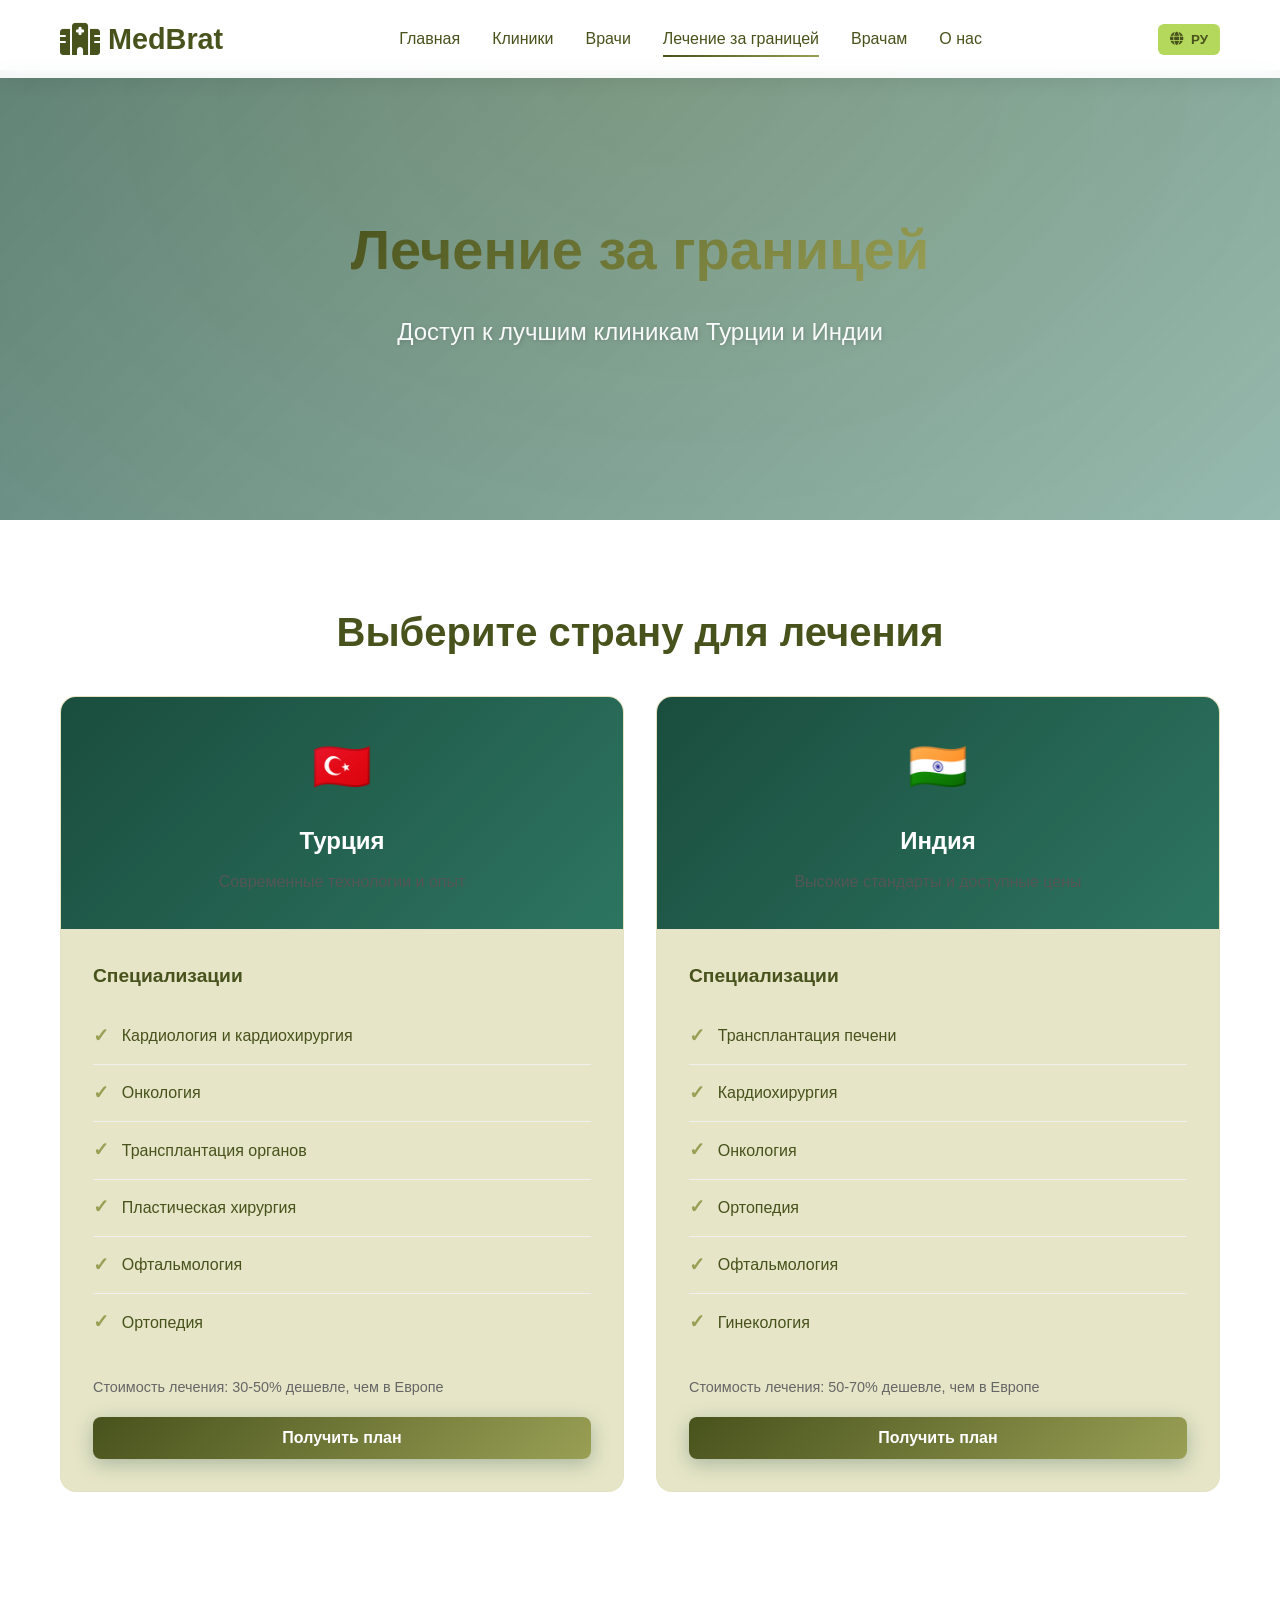
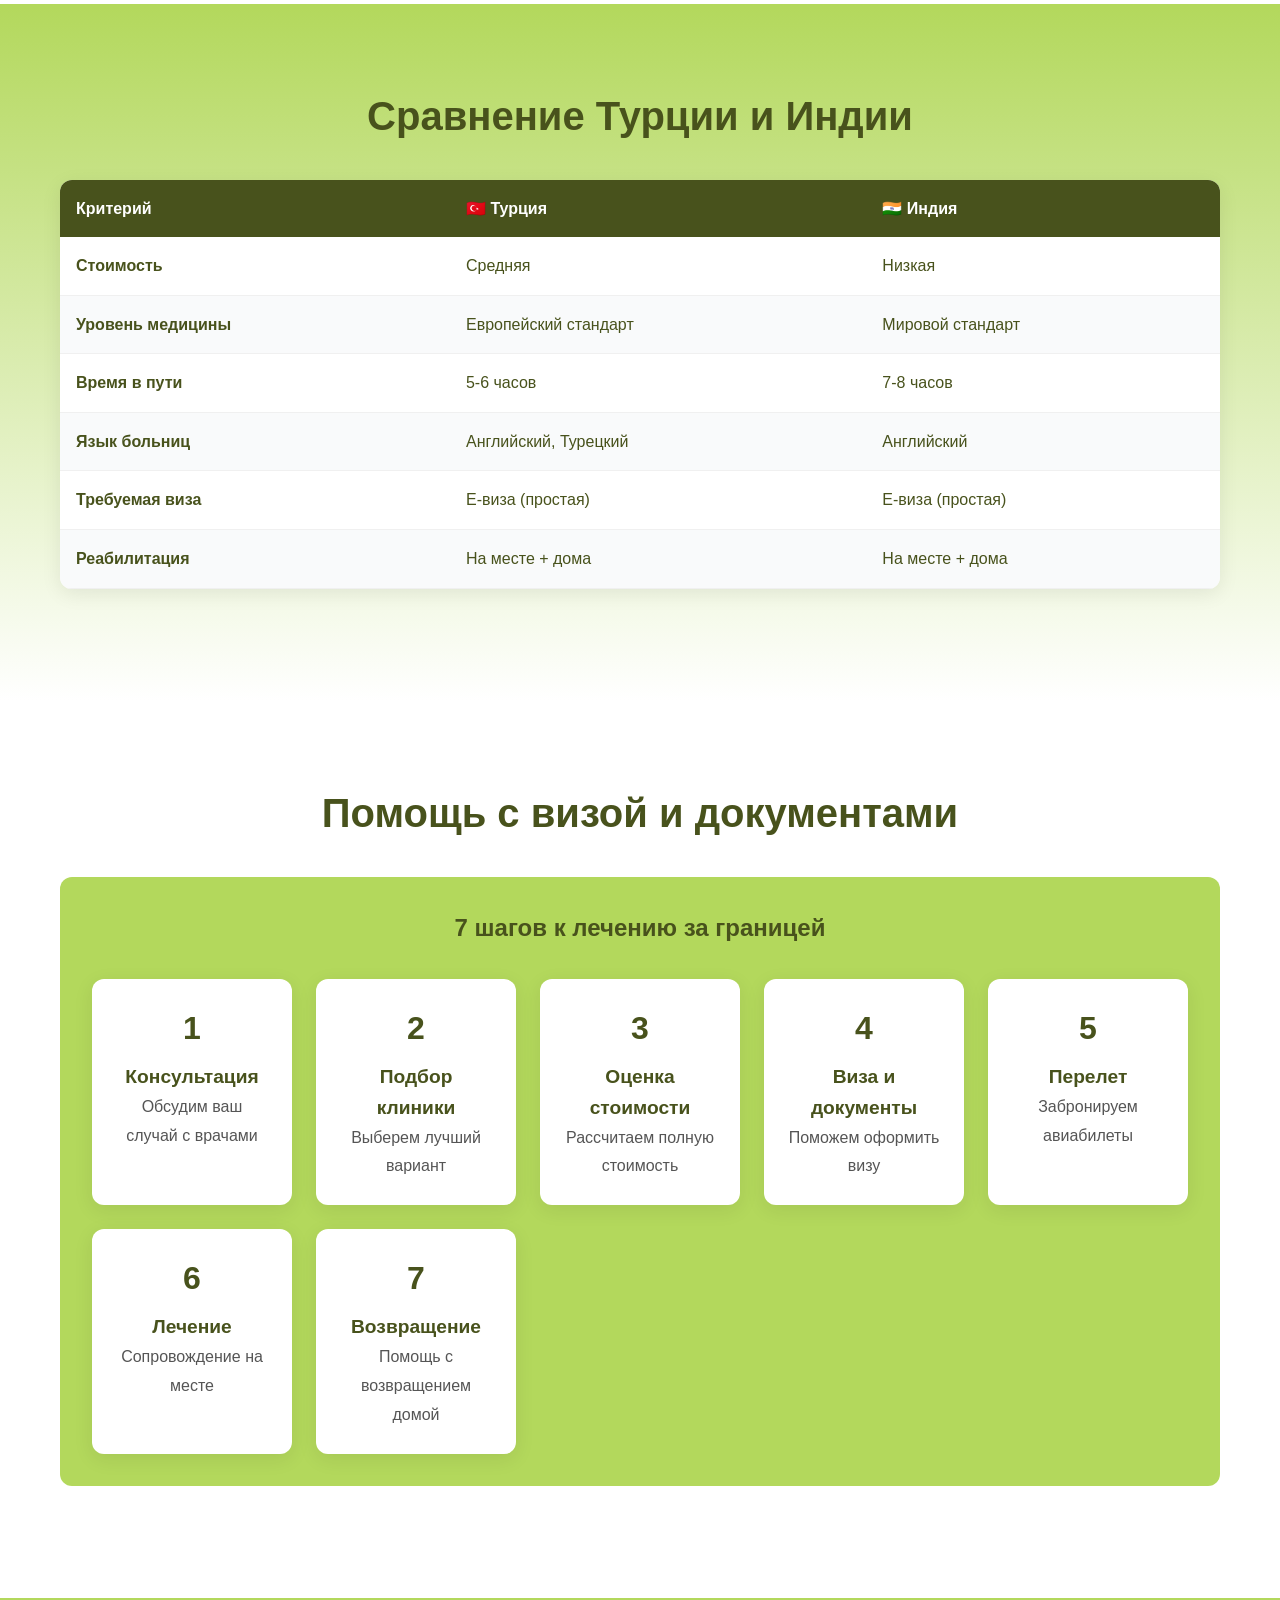
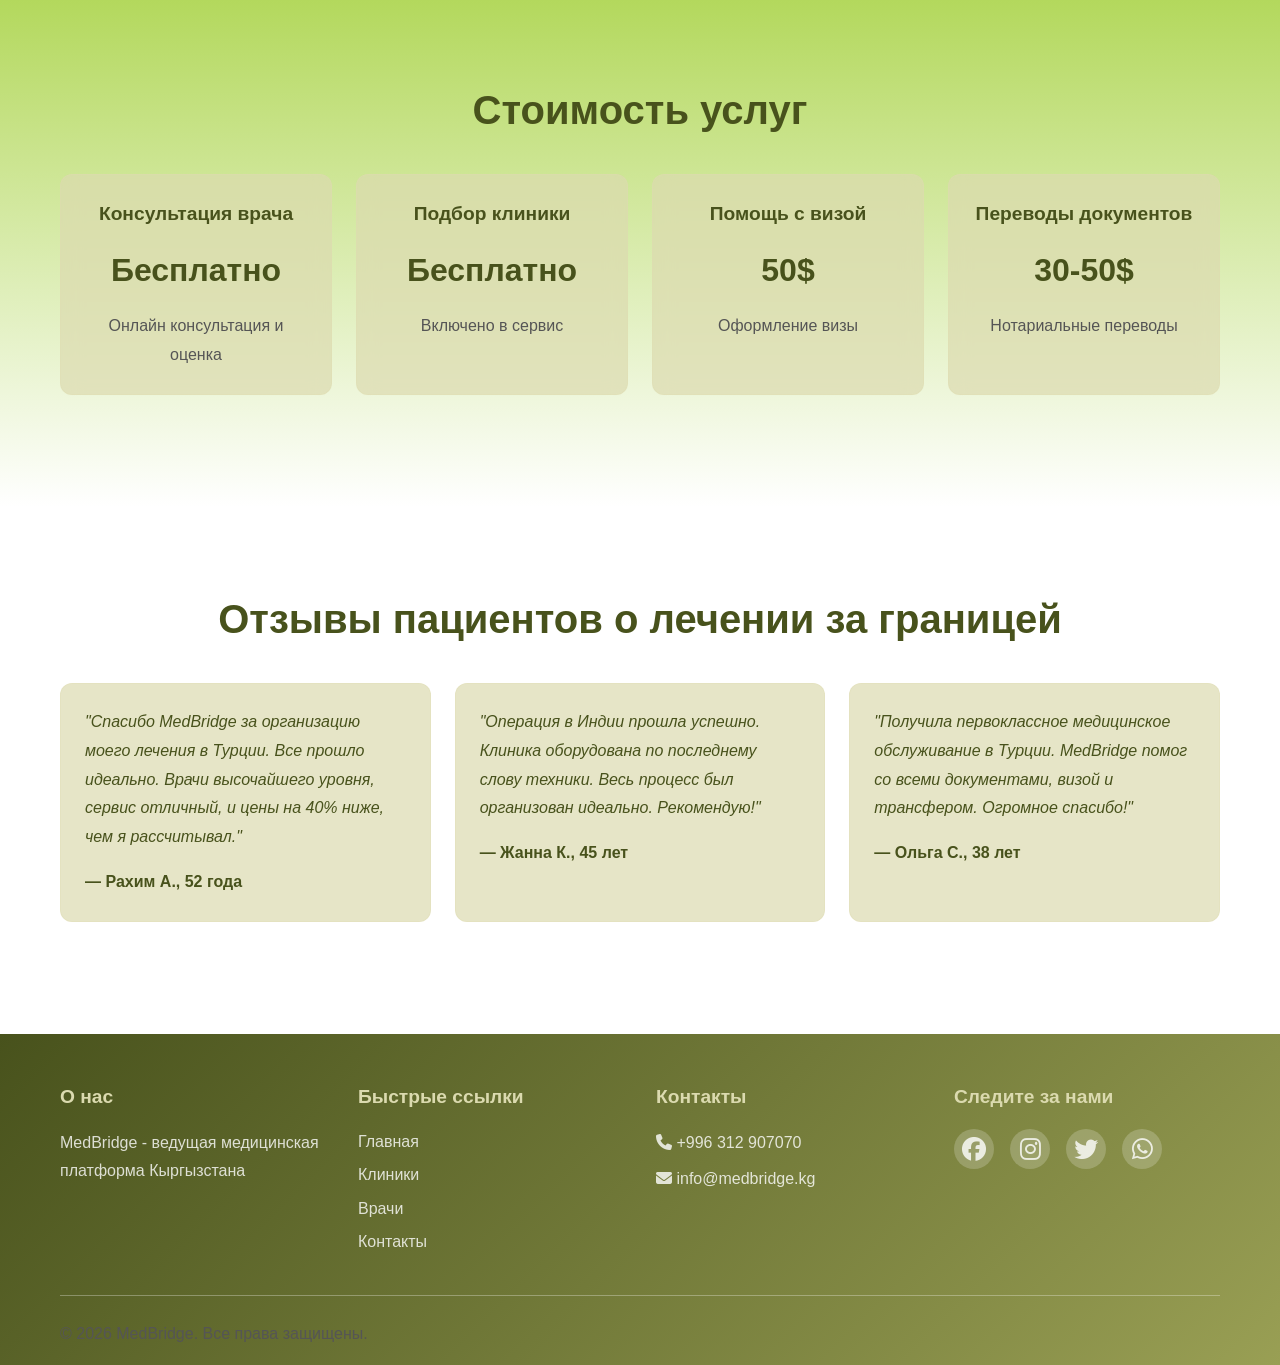
<file: us-project-git/abroad-treatment.html>
<!DOCTYPE html>
<html lang="ru">
<head>
    <meta charset="UTF-8">
    <meta name="viewport" content="width=device-width, initial-scale=1.0">
    <title>Лечение за границей</title>
    <link rel="stylesheet" href="styles.css">
    <link rel="stylesheet" href="https://cdnjs.cloudflare.com/ajax/libs/font-awesome/6.4.0/css/all.min.css">
    <style>
        .treatment-cards {
            display: grid;
            grid-template-columns: repeat(auto-fit, minmax(350px, 1fr));
            gap: 2rem;
            margin: 2rem 0;
        }  

        .treatment-card {
            background: var(--glass-bg);
            backdrop-filter: blur(10px);
            border: 1px solid var(--glass-border);
            border-radius: 16px;
            overflow: hidden;
            transition: var(--transition);
        }

        .treatment-card:hover {
            transform: translateY(-15px);
            box-shadow: 0 15px 60px rgba(26, 77, 62, 0.25);
        }

        .treatment-header {
            background: linear-gradient(135deg, #1a4d3e, #2d7560);
            color: white;
            padding: 2rem;
            text-align: center;
        }

        .treatment-icon {
            font-size: 3rem;
            margin-bottom: 1rem;
        }

        .treatment-body {
            padding: 2rem;
        }

        .clinic-list {
            list-style: none;
            margin: 1rem 0;
        }

        .clinic-list li {
            padding: 0.8rem 0;
            border-bottom: 1px solid #f0f0f0;
            display: flex;
            align-items: center;
            gap: 0.8rem;
        }

        .clinic-list li:last-child {
            border-bottom: none;
        }

        .clinic-list li::before {
            content: '✓';
            color: var(--secondary-color);
            font-weight: bold;
            font-size: 1.2rem;
        }

        .plan-modal {
            display: none;
            position: fixed;
            z-index: 2000;
            left: 0;
            top: 0;
            width: 100%;
            height: 100%;
            background-color: rgba(0, 0, 0, 0.5);
            backdrop-filter: blur(5px);
        }

        .plan-content {
            background: white;
            margin: 5% auto;
            padding: 2rem;
            border-radius: 16px;
            width: 90%;
            max-width: 700px;
            animation: slideInUp 0.5s ease-out;
            box-shadow: 0 15px 60px rgba(26, 77, 62, 0.25);
            max-height: 80vh;
            overflow-y: auto;
        }

        .plan-close {
            color: #aaa;
            float: right;
            font-size: 2rem;
            font-weight: bold;
            cursor: pointer;
            transition: var(--transition);
        }

        .plan-close:hover {
            color: var(--primary-color);
        }

        .visa-section {
            background: var(--light-bg);
            padding: 2rem;
            border-radius: 12px;
            margin: 2rem 0;
        }

        .visa-steps {
            display: grid;
            grid-template-columns: repeat(auto-fit, minmax(200px, 1fr));
            gap: 1.5rem;
        }

        .visa-step {
            background: white;
            padding: 1.5rem;
            border-radius: 12px;
            text-align: center;
            box-shadow: 0 5px 20px rgba(0,0,0,0.08);
        }

        .visa-step-number {
            font-size: 2rem;
            font-weight: 700;
            color: var(--primary-color);
            margin-bottom: 0.5rem;
        }

        .comparison-table {
            width: 100%;
            border-collapse: collapse;
            margin: 2rem 0;
            background: white;
            border-radius: 12px;
            overflow: hidden;
            box-shadow: 0 5px 20px rgba(0,0,0,0.08);
        }

        .comparison-table th {
            background: var(--primary-color);
            color: white;
            padding: 1rem;
            text-align: left;
            font-weight: 600;
        }

        .comparison-table td {
            padding: 1rem;
            border-bottom: 1px solid #f0f0f0;
        }

        .comparison-table tr:hover {
            background: var(--light-bg);
        }

        .comparison-table tr:nth-child(even) {
            background: #f9fafb;
        }

        .cost-comparison {
            display: grid;
            grid-template-columns: repeat(auto-fit, minmax(250px, 1fr));
            gap: 1.5rem;
            margin: 2rem 0;
        }

        .cost-item {
            background: var(--glass-bg);
            backdrop-filter: blur(10px);
            border: 1px solid var(--glass-border);
            padding: 1.5rem;
            border-radius: 12px;
            text-align: center;
        }

        .cost-amount {
            font-size: 2rem;
            font-weight: 700;
            color: var(--primary-color);
            margin: 1rem 0;
        }

        .testimonials {
            display: grid;
            grid-template-columns: repeat(auto-fit, minmax(300px, 1fr));
            gap: 1.5rem;
            margin: 2rem 0;
        }

        .testimonial {
            background: var(--glass-bg);
            backdrop-filter: blur(10px);
            border: 1px solid var(--glass-border);
            padding: 1.5rem;
            border-radius: 12px;
            font-style: italic;
            line-height: 1.8;
        }

        .testimonial-author {
            margin-top: 1rem;
            font-weight: 600;
            font-style: normal;
            color: var(--primary-color);
        }
    </style>
</head>
<body>
    <!-- Header -->
    <header class="header">
        <div class="container">
            <div class="header-content">
                <div class="logo">
                    <i class="fas fa-hospital"></i>
                    <span>MedBrat</span>
                </div>
                
                <nav class="nav-menu">
                    <a href="index.html" class="nav-link" data-i18n="navHome">Главная</a>
                    <a href="clinics.html" class="nav-link" data-i18n="navClinics">Клиники</a>
                    <a href="doctors.html" class="nav-link" data-i18n="navDoctors">Врачи</a>
                    <a href="abroad-treatment.html" class="nav-link active" data-i18n="navAbroad">Лечение за границей</a>
                    <a href="doctors-section.html" class="nav-link" data-i18n="navDoctorsSection">Врачам</a>
                    <a href="about-us.html" class="nav-link" data-i18n="navAbout">О нас</a>
                </nav>

                <div class="header-right">
                    <div class="language-selector">
                        <button class="lang-btn">
                            <i class="fas fa-globe"></i>
                            <span id="currentLang">РУ</span>
                        </button>
                        <div class="lang-menu">
                            <button class="lang-option" data-lang="ru">Русский</button>
                            <button class="lang-option" data-lang="ky">Кыргызский</button>
                            <button class="lang-option" data-lang="en">English</button>
                        </div>
                    </div>
                    <button class="burger-menu">
                        <span></span>
                        <span></span>
                        <span></span>
                    </button>
                </div>
            </div>
        </div>
    </header>

    <!-- Hero Section -->
    <section class="hero" style="height: 50vh; margin-top: 70px;">
        <div class="hero-content">
            <h1 data-i18n="abroadTreatment">Лечение за границей</h1>
            <p class="hero-subtitle">Доступ к лучшим клиникам Турции и Индии</p>
        </div>
    </section>

    <!-- Выбор страны -->
    <section style="background: white;">
        <div class="container">
            <h2>Выберите страну для лечения</h2>
            <div class="treatment-cards">
                <div class="treatment-card">
                    <div class="treatment-header">
                        <div class="treatment-icon">🇹🇷</div>
                        <h3 style="color: white;">Турция</h3>
                        <p>Современные технологии и опыт</p>
                    </div>
                    <div class="treatment-body">
                        <h4 style="margin-bottom: 1rem;">Специализации</h4>
                        <ul class="clinic-list">
                            <li>Кардиология и кардиохирургия</li>
                            <li>Онкология</li>
                            <li>Трансплантация органов</li>
                            <li>Пластическая хирургия</li>
                            <li>Офтальмология</li>
                            <li>Ортопедия</li>
                        </ul>
                        <p style="margin-top: 1.5rem; font-size: 0.9rem; color: #666;">
                            Стоимость лечения: 30-50% дешевле, чем в Европе
                        </p>
                        <button class="btn btn-primary" style="width: 100%; margin-top: 1rem;" onclick="viewTreatmentPlan('turkey')">
                            Получить план
                        </button>
                    </div>
                </div>

                <div class="treatment-card">
                    <div class="treatment-header">
                        <div class="treatment-icon">🇮🇳</div>
                        <h3 style="color: white;">Индия</h3>
                        <p>Высокие стандарты и доступные цены</p>
                    </div>
                    <div class="treatment-body">
                        <h4 style="margin-bottom: 1rem;">Специализации</h4>
                        <ul class="clinic-list">
                            <li>Трансплантация печени</li>
                            <li>Кардиохирургия</li>
                            <li>Онкология</li>
                            <li>Ортопедия</li>
                            <li>Офтальмология</li>
                            <li>Гинекология</li>
                        </ul>
                        <p style="margin-top: 1.5rem; font-size: 0.9rem; color: #666;">
                            Стоимость лечения: 50-70% дешевле, чем в Европе
                        </p>
                        <button class="btn btn-primary" style="width: 100%; margin-top: 1rem;" onclick="viewTreatmentPlan('india')">
                            Получить план
                        </button>
                    </div>
                </div>
            </div>
        </div>
    </section>

    <!-- Сравнение стран -->
    <section style="background: linear-gradient(180deg, var(--light-bg) 0%, white 100%);">
        <div class="container">
            <h2>Сравнение Турции и Индии</h2>
            <table class="comparison-table">
                <thead>
                    <tr>
                        <th>Критерий</th>
                        <th>🇹🇷 Турция</th>
                        <th>🇮🇳 Индия</th>
                    </tr>
                </thead>
                <tbody>
                    <tr>
                        <td><strong>Стоимость</strong></td>
                        <td>Средняя</td>
                        <td>Низкая</td>
                    </tr>
                    <tr>
                        <td><strong>Уровень медицины</strong></td>
                        <td>Европейский стандарт</td>
                        <td>Мировой стандарт</td>
                    </tr>
                    <tr>
                        <td><strong>Время в пути</strong></td>
                        <td>5-6 часов</td>
                        <td>7-8 часов</td>
                    </tr>
                    <tr>
                        <td><strong>Язык больниц</strong></td>
                        <td>Английский, Турецкий</td>
                        <td>Английский</td>
                    </tr>
                    <tr>
                        <td><strong>Требуемая виза</strong></td>
                        <td>E-виза (простая)</td>
                        <td>E-виза (простая)</td>
                    </tr>
                    <tr>
                        <td><strong>Реабилитация</strong></td>
                        <td>На месте + дома</td>
                        <td>На месте + дома</td>
                    </tr>
                </tbody>
            </table>
        </div>
    </section>

    <!-- Виза и документы -->
    <section style="background: white;">
        <div class="container">
            <h2>Помощь с визой и документами</h2>
            
            <div class="visa-section">
                <h3 style="text-align: center; margin-bottom: 2rem;">7 шагов к лечению за границей</h3>
                <div class="visa-steps">
                    <div class="visa-step">
                        <div class="visa-step-number">1</div>
                        <h4>Консультация</h4>
                        <p>Обсудим ваш случай с врачами</p>
                    </div>
                    <div class="visa-step">
                        <div class="visa-step-number">2</div>
                        <h4>Подбор клиники</h4>
                        <p>Выберем лучший вариант</p>
                    </div>
                    <div class="visa-step">
                        <div class="visa-step-number">3</div>
                        <h4>Оценка стоимости</h4>
                        <p>Рассчитаем полную стоимость</p>
                    </div>
                    <div class="visa-step">
                        <div class="visa-step-number">4</div>
                        <h4>Виза и документы</h4>
                        <p>Поможем оформить визу</p>
                    </div>
                    <div class="visa-step">
                        <div class="visa-step-number">5</div>
                        <h4>Перелет</h4>
                        <p>Забронируем авиабилеты</p>
                    </div>
                    <div class="visa-step">
                        <div class="visa-step-number">6</div>
                        <h4>Лечение</h4>
                        <p>Сопровождение на месте</p>
                    </div>
                    <div class="visa-step">
                        <div class="visa-step-number">7</div>
                        <h4>Возвращение</h4>
                        <p>Помощь с возвращением домой</p>
                    </div>
                </div>
            </div>
        </div>
    </section>

    <!-- Стоимость и услуги -->
    <section style="background: linear-gradient(180deg, var(--light-bg) 0%, white 100%);">
        <div class="container">
            <h2>Стоимость услуг</h2>
            <div class="cost-comparison">
                <div class="cost-item">
                    <h4>Консультация врача</h4>
                    <div class="cost-amount">Бесплатно</div>
                    <p>Онлайн консультация и оценка</p>
                </div>
                <div class="cost-item">
                    <h4>Подбор клиники</h4>
                    <div class="cost-amount">Бесплатно</div>
                    <p>Включено в сервис</p>
                </div>
                <div class="cost-item">
                    <h4>Помощь с визой</h4>
                    <div class="cost-amount">50$</div>
                    <p>Оформление визы</p>
                </div>
                <div class="cost-item">
                    <h4>Переводы документов</h4>
                    <div class="cost-amount">30-50$</div>
                    <p>Нотариальные переводы</p>
                </div>
            </div>
        </div>
    </section>

    <!-- Отзывы пациентов -->
    <section style="background: white;">
        <div class="container">
            <h2>Отзывы пациентов о лечении за границей</h2>
            <div class="testimonials">
                <div class="testimonial">
                    "Спасибо MedBridge за организацию моего лечения в Турции. Все прошло идеально. Врачи высочайшего уровня, сервис отличный, и цены на 40% ниже, чем я рассчитывал."
                    <div class="testimonial-author">— Рахим А., 52 года</div>
                </div>
                <div class="testimonial">
                    "Операция в Индии прошла успешно. Клиника оборудована по последнему слову техники. Весь процесс был организован идеально. Рекомендую!"
                    <div class="testimonial-author">— Жанна К., 45 лет</div>
                </div>
                <div class="testimonial">
                    "Получила первоклассное медицинское обслуживание в Турции. MedBridge помог со всеми документами, визой и трансфером. Огромное спасибо!"
                    <div class="testimonial-author">— Ольга С., 38 лет</div>
                </div>
            </div>
        </div>
    </section>

    <!-- Модальное окно плана лечения -->
    <div id="planModal" class="plan-modal">
        <div class="plan-content">
            <span class="plan-close" onclick="closePlanModal()">&times;</span>
            <div id="planContent"></div>
        </div>
    </div>

    <!-- Footer -->
    <footer class="footer">
        <div class="container">
            <div class="footer-grid">
                <div class="footer-section">
                    <h4>О нас</h4>
                    <p>MedBridge - ведущая медицинская платформа Кыргызстана</p>
                </div>

                <div class="footer-section">
                    <h4>Быстрые ссылки</h4>
                    <ul>
                        <li><a href="index.html">Главная</a></li>
                        <li><a href="clinics.html">Клиники</a></li>
                        <li><a href="doctors.html">Врачи</a></li>
                        <li><a href="#">Контакты</a></li>
                    </ul>
                </div>

                <div class="footer-section">
                    <h4>Контакты</h4>
                    <p><i class="fas fa-phone"></i> +996 312 907070</p>
                    <p><i class="fas fa-envelope"></i> info@medbridge.kg</p>
                </div>

                <div class="footer-section">
                    <h4>Следите за нами</h4>
                    <div class="social-links">
                        <a href="#"><i class="fab fa-facebook"></i></a>
                        <a href="#"><i class="fab fa-instagram"></i></a>
                        <a href="#"><i class="fab fa-twitter"></i></a>
                        <a href="#"><i class="fab fa-whatsapp"></i></a>
                    </div>
                </div>
            </div>

            <div class="footer-bottom">
                <p>&copy; 2026 MedBridge. Все права защищены.</p>
            </div>
        </div>
    </footer>

    <script src="script.js"></script>
    <script src="abroad-treatment.js"></script>
</body>
</html>
</file>
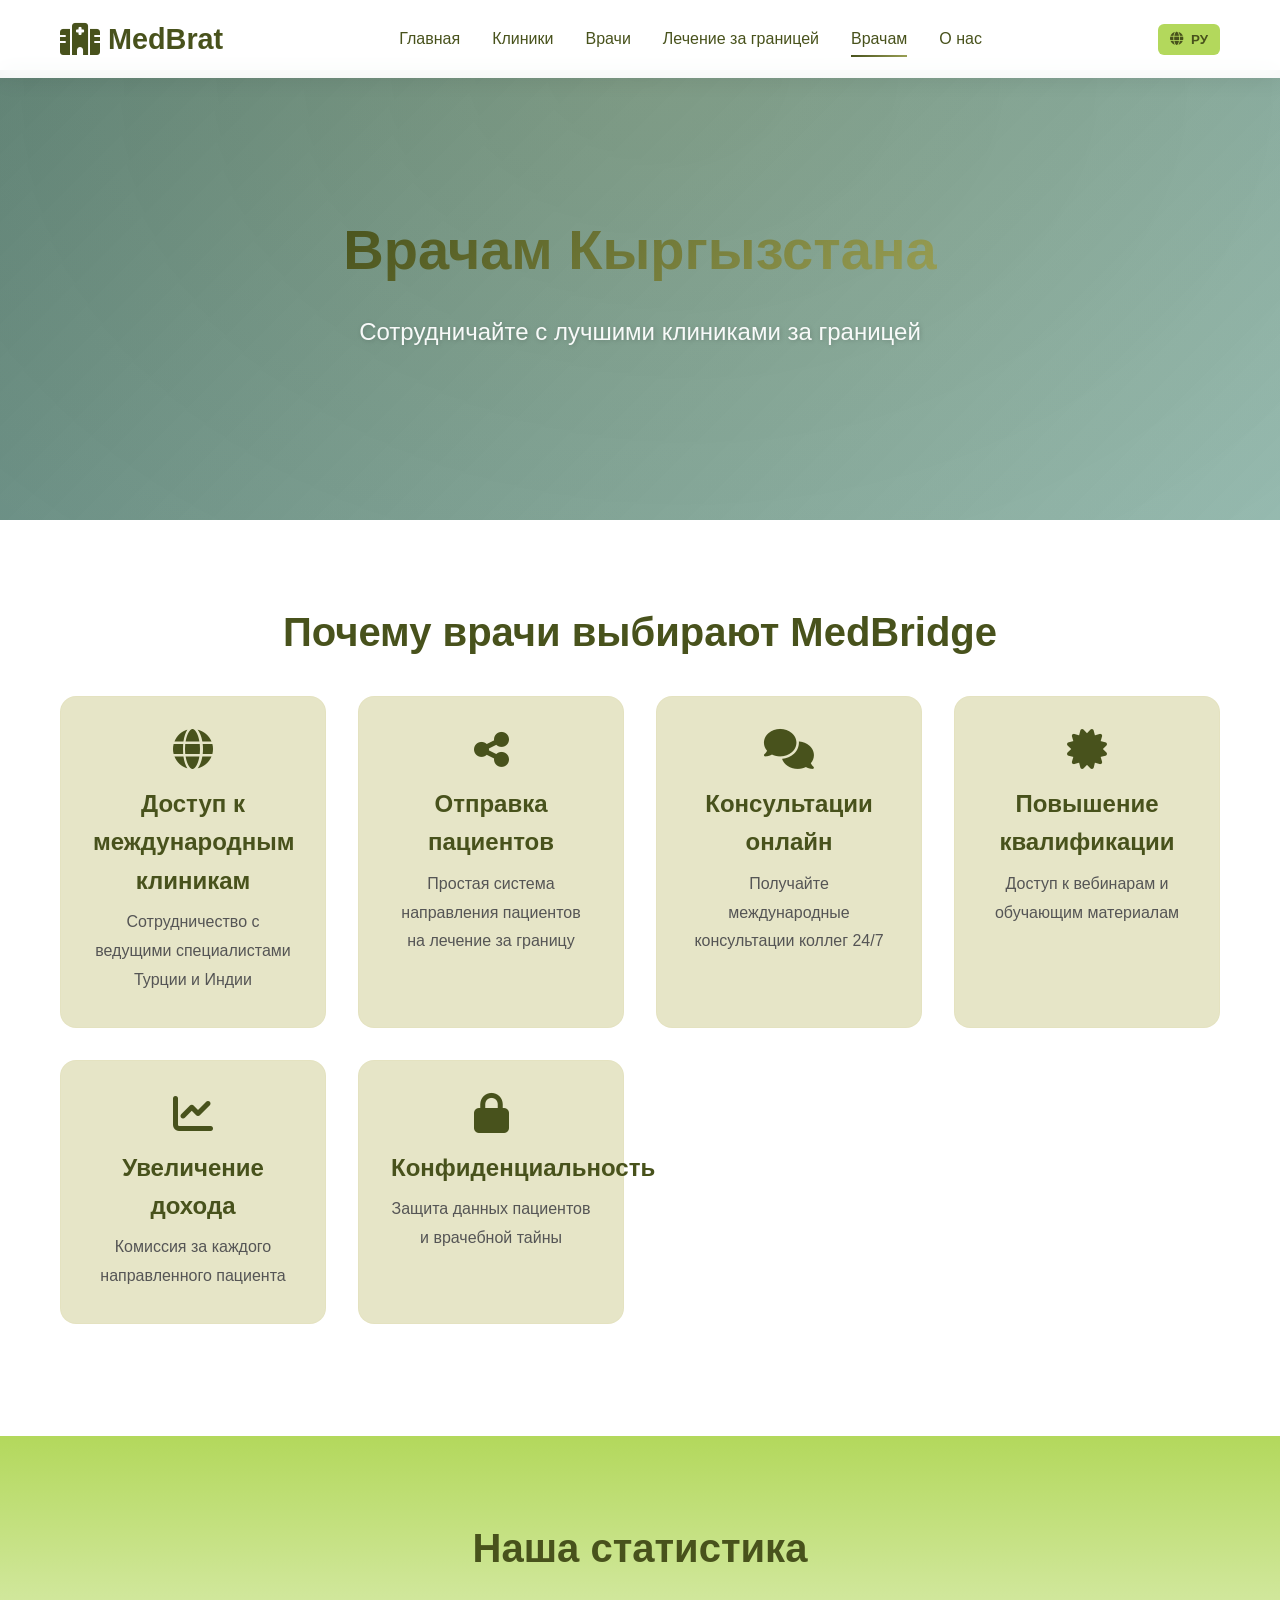
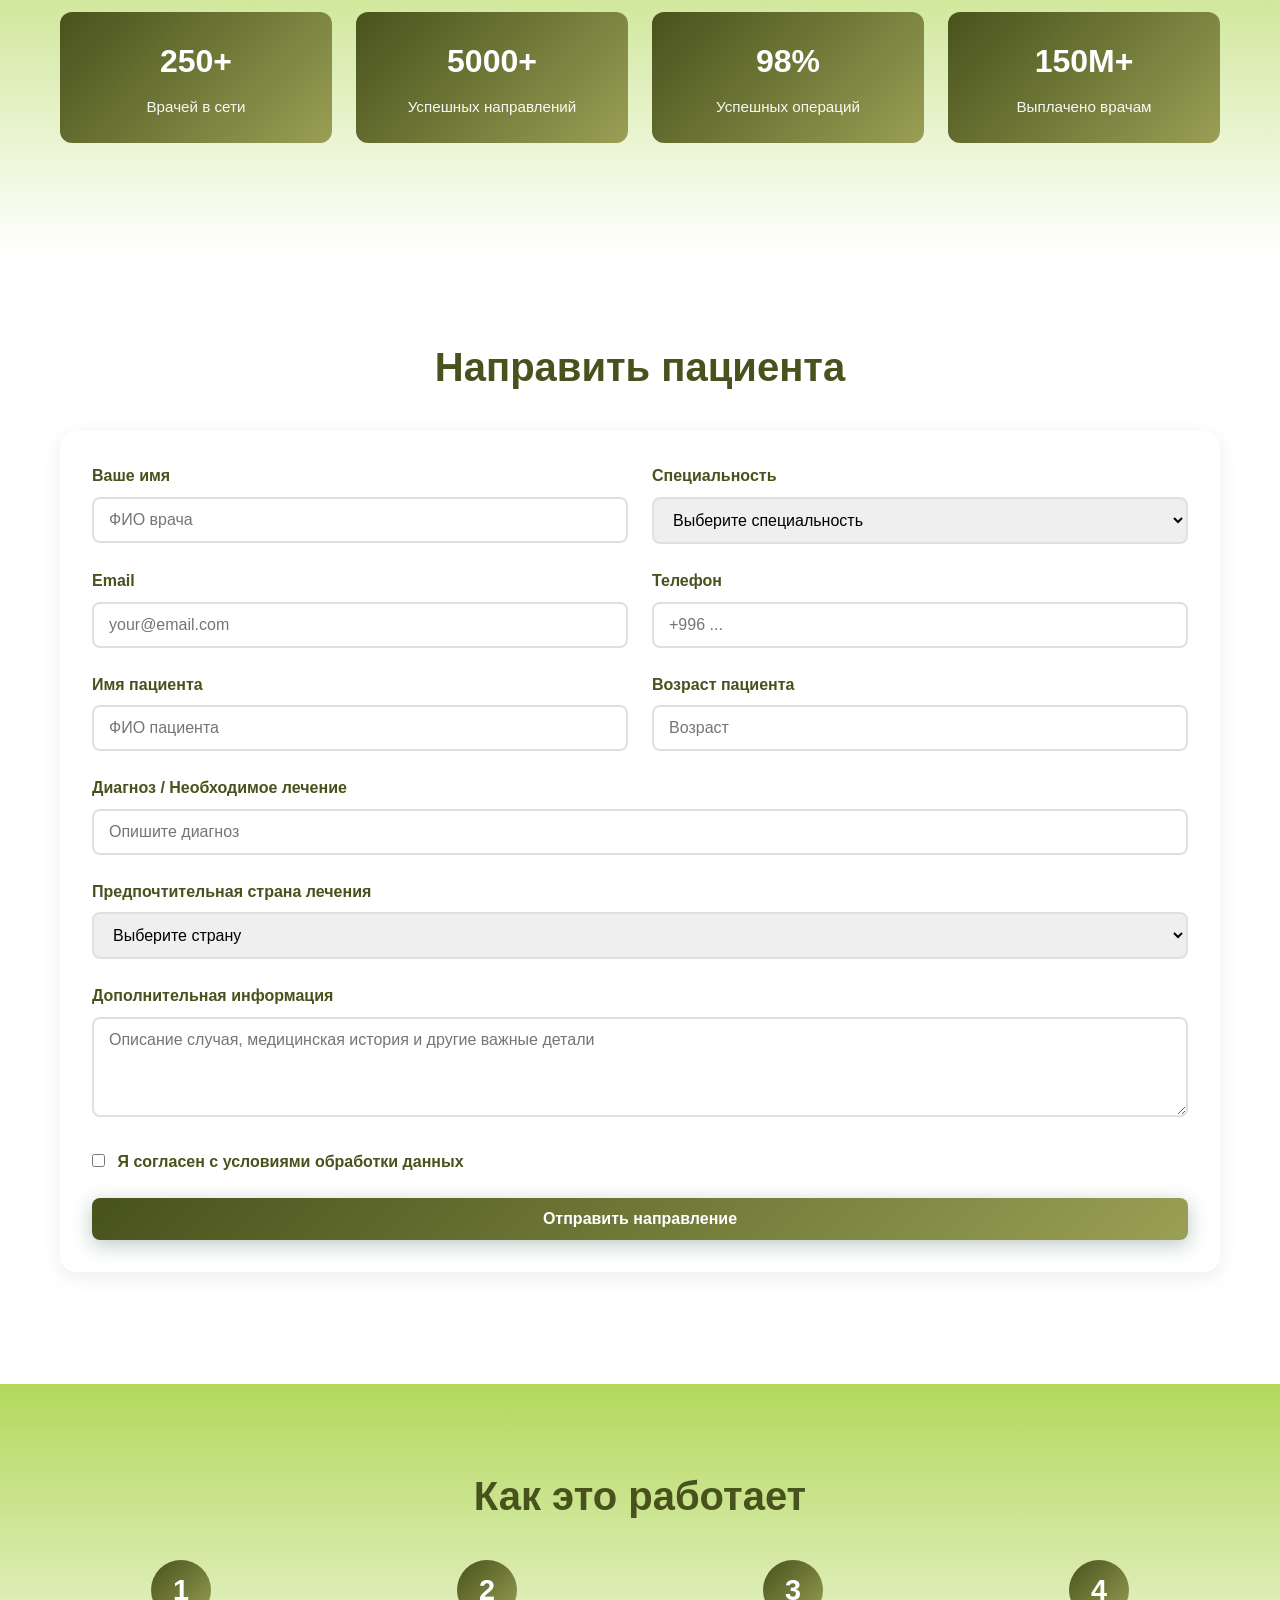
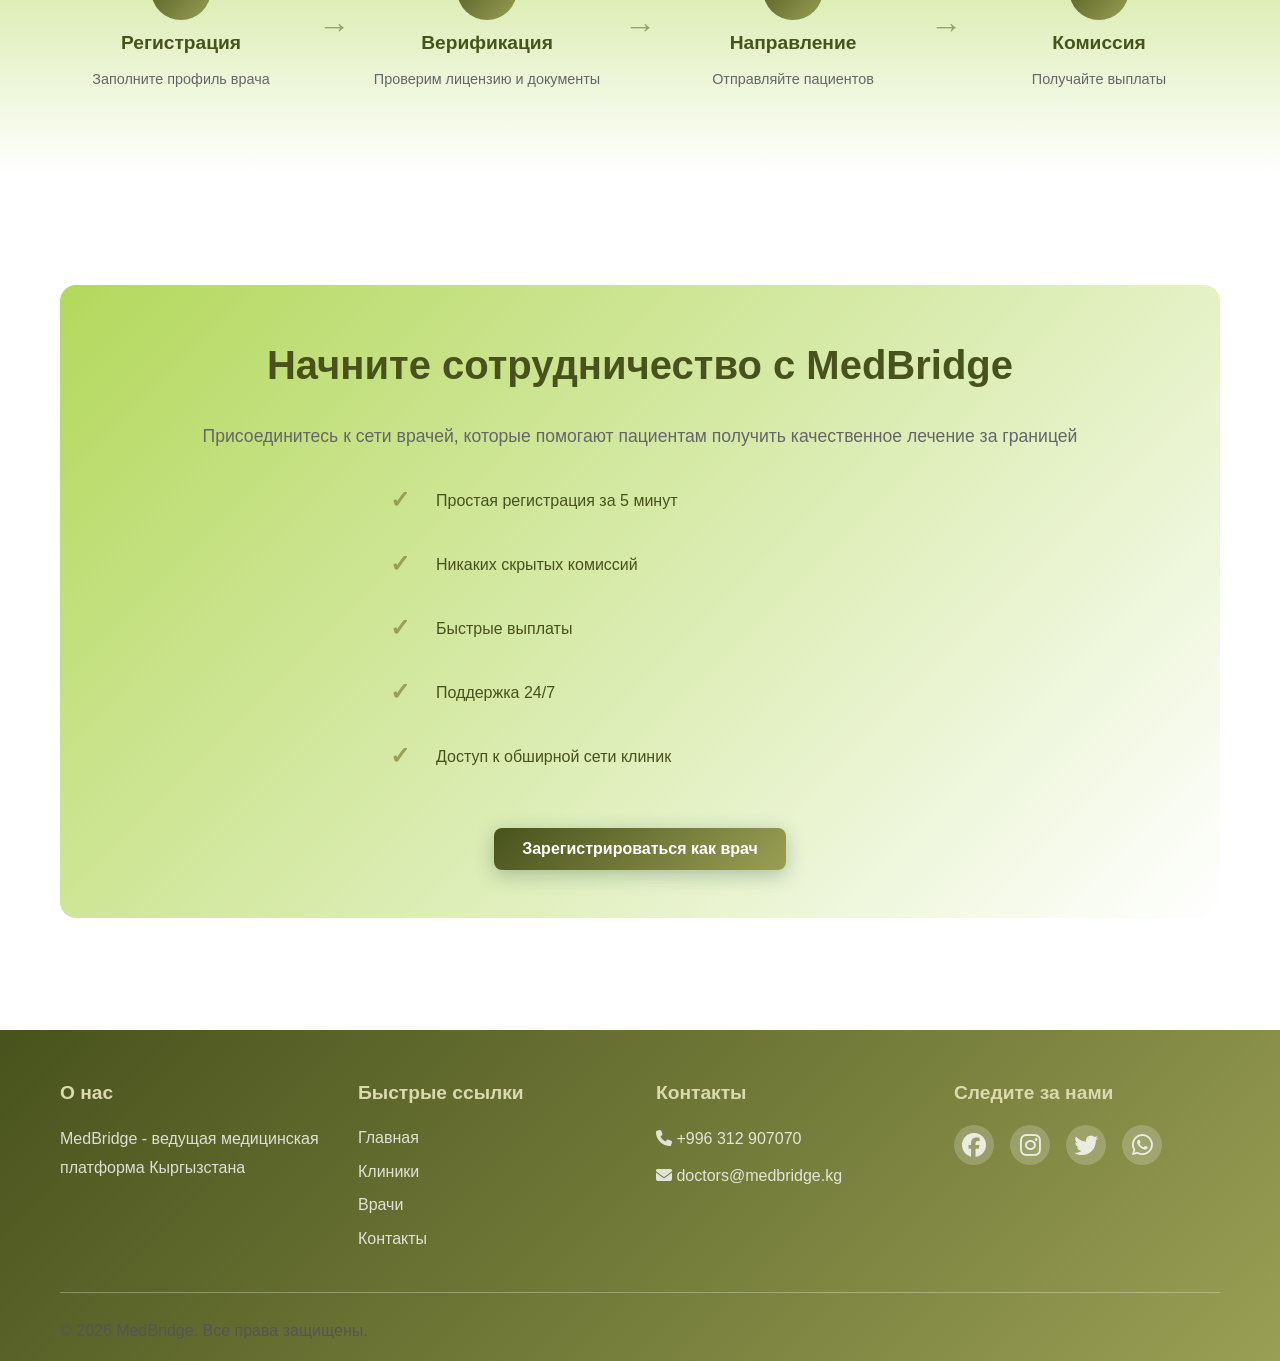
<file: us-project-git/doctors-section.html>
<!DOCTYPE html>
<html lang="ru">
<head>
    <meta charset="UTF-8">
    <meta name="viewport" content="width=device-width, initial-scale=1.0">
    <title>Для врачей</title>
    <link rel="stylesheet" href="styles.css">
    <link rel="stylesheet" href="https://cdnjs.cloudflare.com/ajax/libs/font-awesome/6.4.0/css/all.min.css">
    <style>
        .doctor-benefits {
            display: grid;
            grid-template-columns: repeat(auto-fit, minmax(250px, 1fr));
            gap: 2rem;
            margin: 2rem 0;
        }

        .benefit-card {
            background: var(--glass-bg);
            backdrop-filter: blur(10px);
            border: 1px solid var(--glass-border);
            border-radius: 16px;
            padding: 2rem;
            text-align: center;
            transition: var(--transition);
        }

        .benefit-card:hover {
            transform: translateY(-10px);
            box-shadow: 0 15px 60px rgba(26, 77, 62, 0.25);
        }

        .benefit-icon {
            font-size: 2.5rem;
            color: var(--primary-color);
            margin-bottom: 1rem;
            display: block;
        }

        .dashboard-panel {
            background: var(--light-bg);
            border-radius: 12px;
            padding: 2rem;
            margin: 2rem 0;
        }

        .referral-form {
            background: white;
            padding: 2rem;
            border-radius: 16px;
            box-shadow: 0 5px 20px rgba(0,0,0,0.08);
            margin: 2rem 0;
        }

        .form-group {
            margin-bottom: 1.5rem;
        }

        .form-group label {
            display: block;
            margin-bottom: 0.5rem;
            font-weight: 600;
            color: var(--dark-text);
        }

        .form-group input,
        .form-group select,
        .form-group textarea {
            width: 100%;
            padding: 12px 15px;
            border: 2px solid #e0e0e0;
            border-radius: 8px;
            font-size: 1rem;
            font-family: inherit;
            transition: var(--transition);
        }

        .form-group input:focus,
        .form-group select:focus,
        .form-group textarea:focus {
            outline: none;
            border-color: var(--primary-color);
            box-shadow: 0 0 0 3px rgba(26, 77, 62, 0.1);
        }

        .stats-grid {
            display: grid;
            grid-template-columns: repeat(auto-fit, minmax(200px, 1fr));
            gap: 1.5rem;
            margin: 2rem 0;
        }

        .stat-card {
            background: linear-gradient(135deg, var(--primary-color), var(--secondary-color));
            color: white;
            padding: 1.5rem;
            border-radius: 12px;
            text-align: center;
        }

        .stat-number {
            font-size: 2rem;
            font-weight: 700;
            margin-bottom: 0.5rem;
        }

        .stat-label {
            font-size: 0.95rem;
            opacity: 0.95;
        }

        .registration-section {
            background: linear-gradient(135deg, var(--light-bg), white);
            padding: 3rem;
            border-radius: 16px;
            text-align: center;
            margin: 2rem 0;
        }

        .features-list {
            text-align: left;
            max-width: 500px;
            margin: 1rem auto;
        }

        .features-list li {
            padding: 0.8rem 0;
            display: flex;
            align-items: center;
            gap: 1rem;
        }

        .features-list li::before {
            content: '✓';
            font-size: 1.5rem;
            color: var(--secondary-color);
            font-weight: bold;
            min-width: 30px;
        }
    </style>
</head>
<body>
    <!-- Header -->
    <header class="header">
        <div class="container">
            <div class="header-content">
                <div class="logo">
                    <i class="fas fa-hospital"></i>
                    <span>MedBrat</span>
                </div>
                
                <nav class="nav-menu">
                    <a href="index.html" class="nav-link" data-i18n="navHome">Главная</a>
                    <a href="clinics.html" class="nav-link" data-i18n="navClinics">Клиники</a>
                    <a href="doctors.html" class="nav-link" data-i18n="navDoctors">Врачи</a>
                    <a href="abroad-treatment.html" class="nav-link" data-i18n="navAbroad">Лечение за границей</a>
                    <a href="doctors-section.html" class="nav-link active" data-i18n="navDoctorsSection">Врачам</a>
                    <a href="about-us.html" class="nav-link" data-i18n="navAbout">О нас</a>
                </nav>

                <div class="header-right">
                    <div class="language-selector">
                        <button class="lang-btn">
                            <i class="fas fa-globe"></i>
                            <span id="currentLang">РУ</span>
                        </button>
                        <div class="lang-menu">
                            <button class="lang-option" data-lang="ru">Русский</button>
                            <button class="lang-option" data-lang="ky">Кыргызский</button>
                            <button class="lang-option" data-lang="en">English</button>
                        </div>
                    </div>
                    <button class="burger-menu">
                        <span></span>
                        <span></span>
                        <span></span>
                    </button>
                </div>
            </div>
        </div>
    </header>

    <!-- Hero Section -->
    <section class="hero" style="height: 50vh; margin-top: 70px;">
        <div class="hero-content">
            <h1>Врачам Кыргызстана</h1>
            <p class="hero-subtitle">Сотрудничайте с лучшими клиниками за границей</p>
        </div>
    </section>

    <!-- Преимущества сотрудничества -->
    <section style="background: white;">
        <div class="container">
            <h2>Почему врачи выбирают MedBridge</h2>
            <div class="doctor-benefits">
                <div class="benefit-card">
                    <i class="fas fa-globe benefit-icon"></i>
                    <h3>Доступ к международным клиникам</h3>
                    <p>Сотрудничество с ведущими специалистами Турции и Индии</p>
                </div>

                <div class="benefit-card">
                    <i class="fas fa-share-alt benefit-icon"></i>
                    <h3>Отправка пациентов</h3>
                    <p>Простая система направления пациентов на лечение за границу</p>
                </div>

                <div class="benefit-card">
                    <i class="fas fa-comments benefit-icon"></i>
                    <h3>Консультации онлайн</h3>
                    <p>Получайте международные консультации коллег 24/7</p>
                </div>

                <div class="benefit-card">
                    <i class="fas fa-certificate benefit-icon"></i>
                    <h3>Повышение квалификации</h3>
                    <p>Доступ к вебинарам и обучающим материалам</p>
                </div>

                <div class="benefit-card">
                    <i class="fas fa-chart-line benefit-icon"></i>
                    <h3>Увеличение дохода</h3>
                    <p>Комиссия за каждого направленного пациента</p>
                </div>

                <div class="benefit-card">
                    <i class="fas fa-lock benefit-icon"></i>
                    <h3>Конфиденциальность</h3>
                    <p>Защита данных пациентов и врачебной тайны</p>
                </div>
            </div>
        </div>
    </section>

    <!-- Статистика -->
    <section style="background: linear-gradient(180deg, var(--light-bg) 0%, white 100%);">
        <div class="container">
            <h2>Наша статистика</h2>
            <div class="stats-grid">
                <div class="stat-card">
                    <div class="stat-number">250+</div>
                    <div class="stat-label">Врачей в сети</div>
                </div>
                <div class="stat-card">
                    <div class="stat-number">5000+</div>
                    <div class="stat-label">Успешных направлений</div>
                </div>
                <div class="stat-card">
                    <div class="stat-number">98%</div>
                    <div class="stat-label">Успешных операций</div>
                </div>
                <div class="stat-card">
                    <div class="stat-number">150M+</div>
                    <div class="stat-label">Выплачено врачам</div>
                </div>
            </div>
        </div>
    </section>

    <!-- Форма направления пациента -->
    <section style="background: white;">
        <div class="container">
            <h2>Направить пациента</h2>
            <div class="referral-form">
                <form id="referralForm" onsubmit="submitReferral(event)">
                    <div style="display: grid; grid-template-columns: 1fr 1fr; gap: 1.5rem;">
                        <div class="form-group">
                            <label>Ваше имя</label>
                            <input type="text" placeholder="ФИО врача" required>
                        </div>
                        <div class="form-group">
                            <label>Специальность</label>
                            <select required>
                                <option>Выберите специальность</option>
                                <option>Кардиология</option>
                                <option>Онкология</option>
                                <option>Ортопедия</option>
                                <option>Офтальмология</option>
                                <option>Другое</option>
                            </select>
                        </div>
                    </div>

                    <div style="display: grid; grid-template-columns: 1fr 1fr; gap: 1.5rem;">
                        <div class="form-group">
                            <label>Email</label>
                            <input type="email" placeholder="your@email.com" required>
                        </div>
                        <div class="form-group">
                            <label>Телефон</label>
                            <input type="tel" placeholder="+996 ..." required>
                        </div>
                    </div>

                    <div style="display: grid; grid-template-columns: 1fr 1fr; gap: 1.5rem;">
                        <div class="form-group">
                            <label>Имя пациента</label>
                            <input type="text" placeholder="ФИО пациента" required>
                        </div>
                        <div class="form-group">
                            <label>Возраст пациента</label>
                            <input type="number" placeholder="Возраст" required>
                        </div>
                    </div>

                    <div class="form-group">
                        <label>Диагноз / Необходимое лечение</label>
                        <input type="text" placeholder="Опишите диагноз" required>
                    </div>

                    <div class="form-group">
                        <label>Предпочтительная страна лечения</label>
                        <select required>
                            <option>Выберите страну</option>
                            <option>Турция</option>
                            <option>Индия</option>
                            <option>Не важно</option>
                        </select>
                    </div>

                    <div class="form-group">
                        <label>Дополнительная информация</label>
                        <textarea placeholder="Описание случая, медицинская история и другие важные детали" rows="4" required></textarea>
                    </div>

                    <div class="form-group">
                        <label>
                            <input type="checkbox" required style="width: auto; margin-right: 0.5rem;">
                            Я согласен с условиями обработки данных
                        </label>
                    </div>

                    <button type="submit" class="btn btn-primary" style="width: 100%;">
                        Отправить направление
                    </button>
                </form>
            </div>
        </div>
    </section>

    <!-- Процесс кооперации -->
    <section style="background: linear-gradient(180deg, var(--light-bg) 0%, white 100%);">
        <div class="container">
            <h2>Как это работает</h2>
            <div class="process-steps" style="margin-top: 2rem;">
                <div class="step">
                    <div class="step-number">1</div>
                    <h4>Регистрация</h4>
                    <p>Заполните профиль врача</p>
                </div>
                <div class="step-arrow">→</div>
                <div class="step">
                    <div class="step-number">2</div>
                    <h4>Верификация</h4>
                    <p>Проверим лицензию и документы</p>
                </div>
                <div class="step-arrow">→</div>
                <div class="step">
                    <div class="step-number">3</div>
                    <h4>Направление</h4>
                    <p>Отправляйте пациентов</p>
                </div>
                <div class="step-arrow">→</div>
                <div class="step">
                    <div class="step-number">4</div>
                    <h4>Комиссия</h4>
                    <p>Получайте выплаты</p>
                </div>
            </div>
        </div>
    </section>

    <!-- Регистрация врача -->
    <section style="background: white;">
        <div class="container">
            <div class="registration-section">
                <h2>Начните сотрудничество с MedBridge</h2>
                <p style="font-size: 1.1rem; color: #666; margin: 1rem 0;">
                    Присоединитесь к сети врачей, которые помогают пациентам получить качественное лечение за границей
                </p>
                <ul class="features-list">
                    <li>Простая регистрация за 5 минут</li>
                    <li>Никаких скрытых комиссий</li>
                    <li>Быстрые выплаты</li>
                    <li>Поддержка 24/7</li>
                    <li>Доступ к обширной сети клиник</li>
                </ul>
                <button class="btn btn-primary" style="margin-top: 1.5rem;" onclick="registerDoctor()">
                    Зарегистрироваться как врач
                </button>
            </div>
        </div>
    </section>

    <!-- Footer -->
    <footer class="footer">
        <div class="container">
            <div class="footer-grid">
                <div class="footer-section">
                    <h4>О нас</h4>
                    <p>MedBridge - ведущая медицинская платформа Кыргызстана</p>
                </div>

                <div class="footer-section">
                    <h4>Быстрые ссылки</h4>
                    <ul>
                        <li><a href="index.html">Главная</a></li>
                        <li><a href="clinics.html">Клиники</a></li>
                        <li><a href="doctors.html">Врачи</a></li>
                        <li><a href="#">Контакты</a></li>
                    </ul>
                </div>

                <div class="footer-section">
                    <h4>Контакты</h4>
                    <p><i class="fas fa-phone"></i> +996 312 907070</p>
                    <p><i class="fas fa-envelope"></i> doctors@medbridge.kg</p>
                </div>

                <div class="footer-section">
                    <h4>Следите за нами</h4>
                    <div class="social-links">
                        <a href="#"><i class="fab fa-facebook"></i></a>
                        <a href="#"><i class="fab fa-instagram"></i></a>
                        <a href="#"><i class="fab fa-twitter"></i></a>
                        <a href="#"><i class="fab fa-whatsapp"></i></a>
                    </div>
                </div>
            </div>

            <div class="footer-bottom">
                <p>&copy; 2026 MedBridge. Все права защищены.</p>
            </div>
        </div>
    </footer>

    <script src="script.js"></script>
    <script src="doctors-section.js"></script>
</body>
</html>
</file>
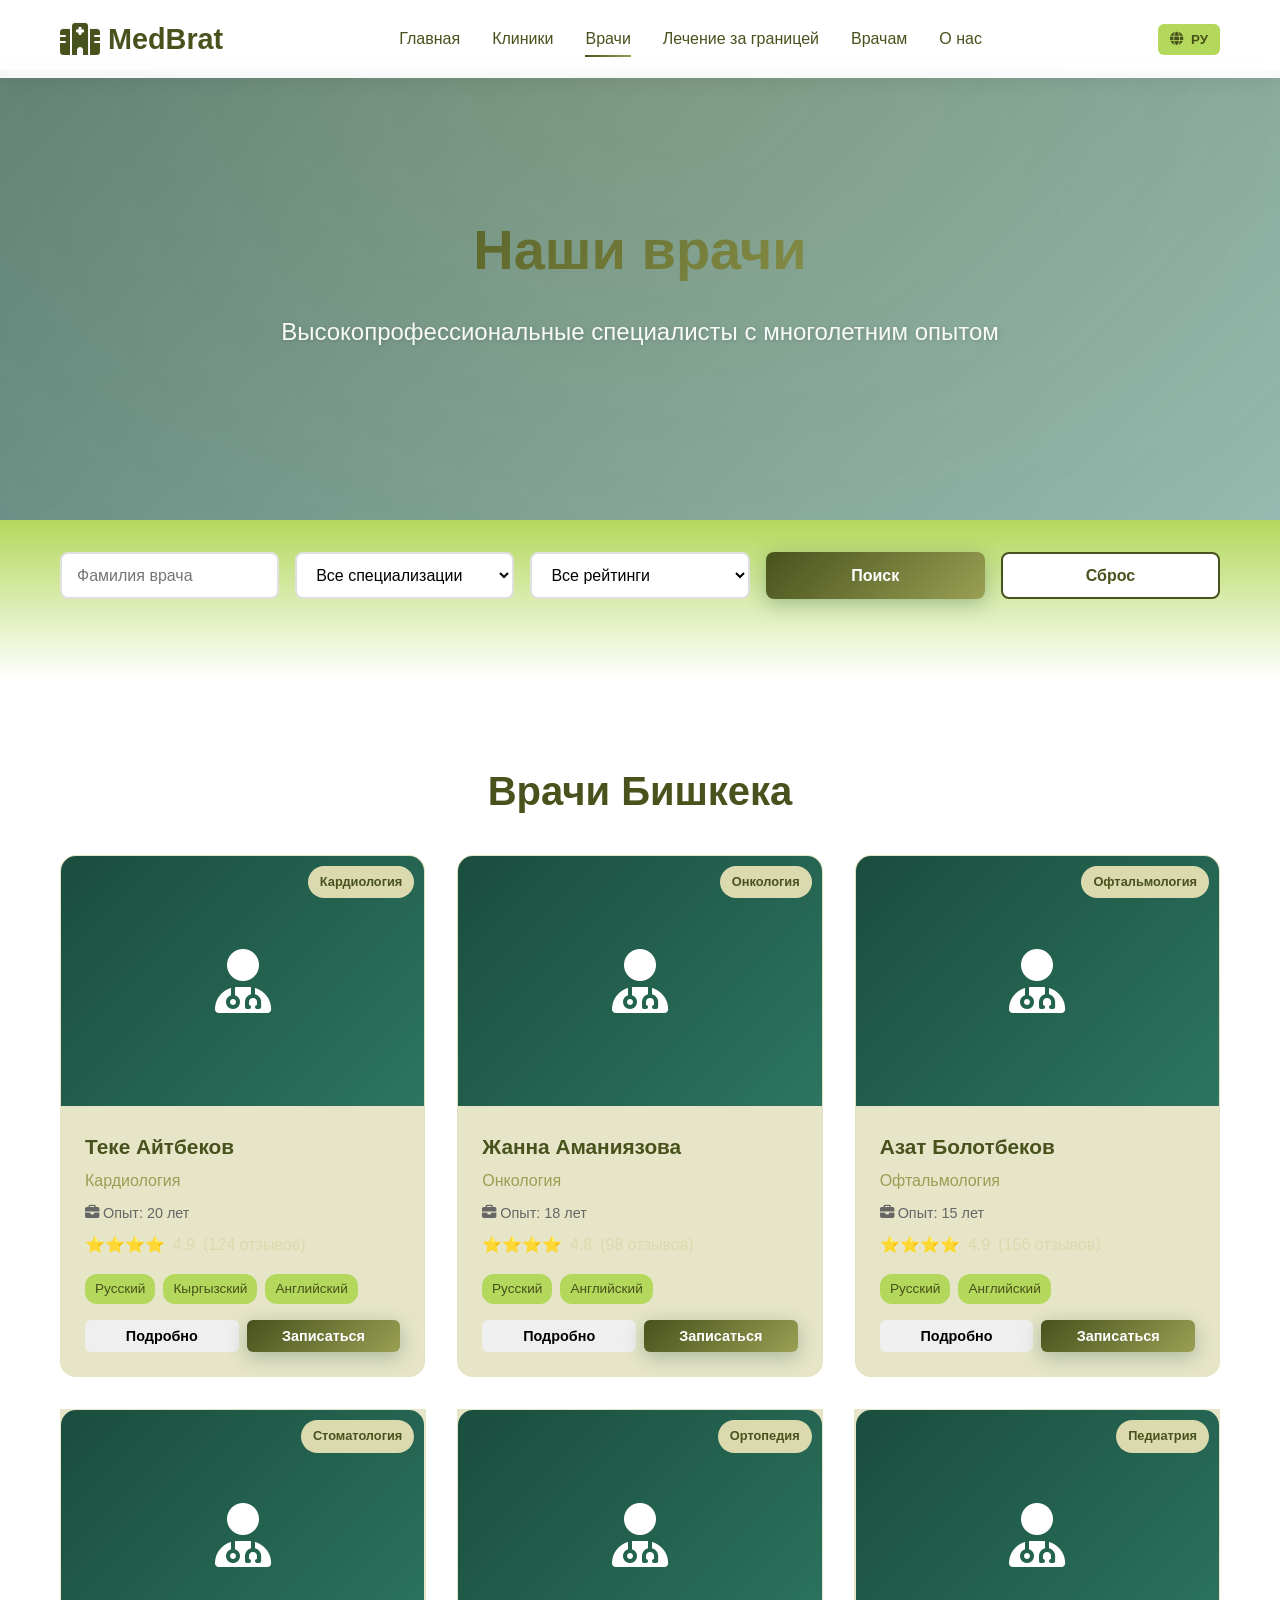
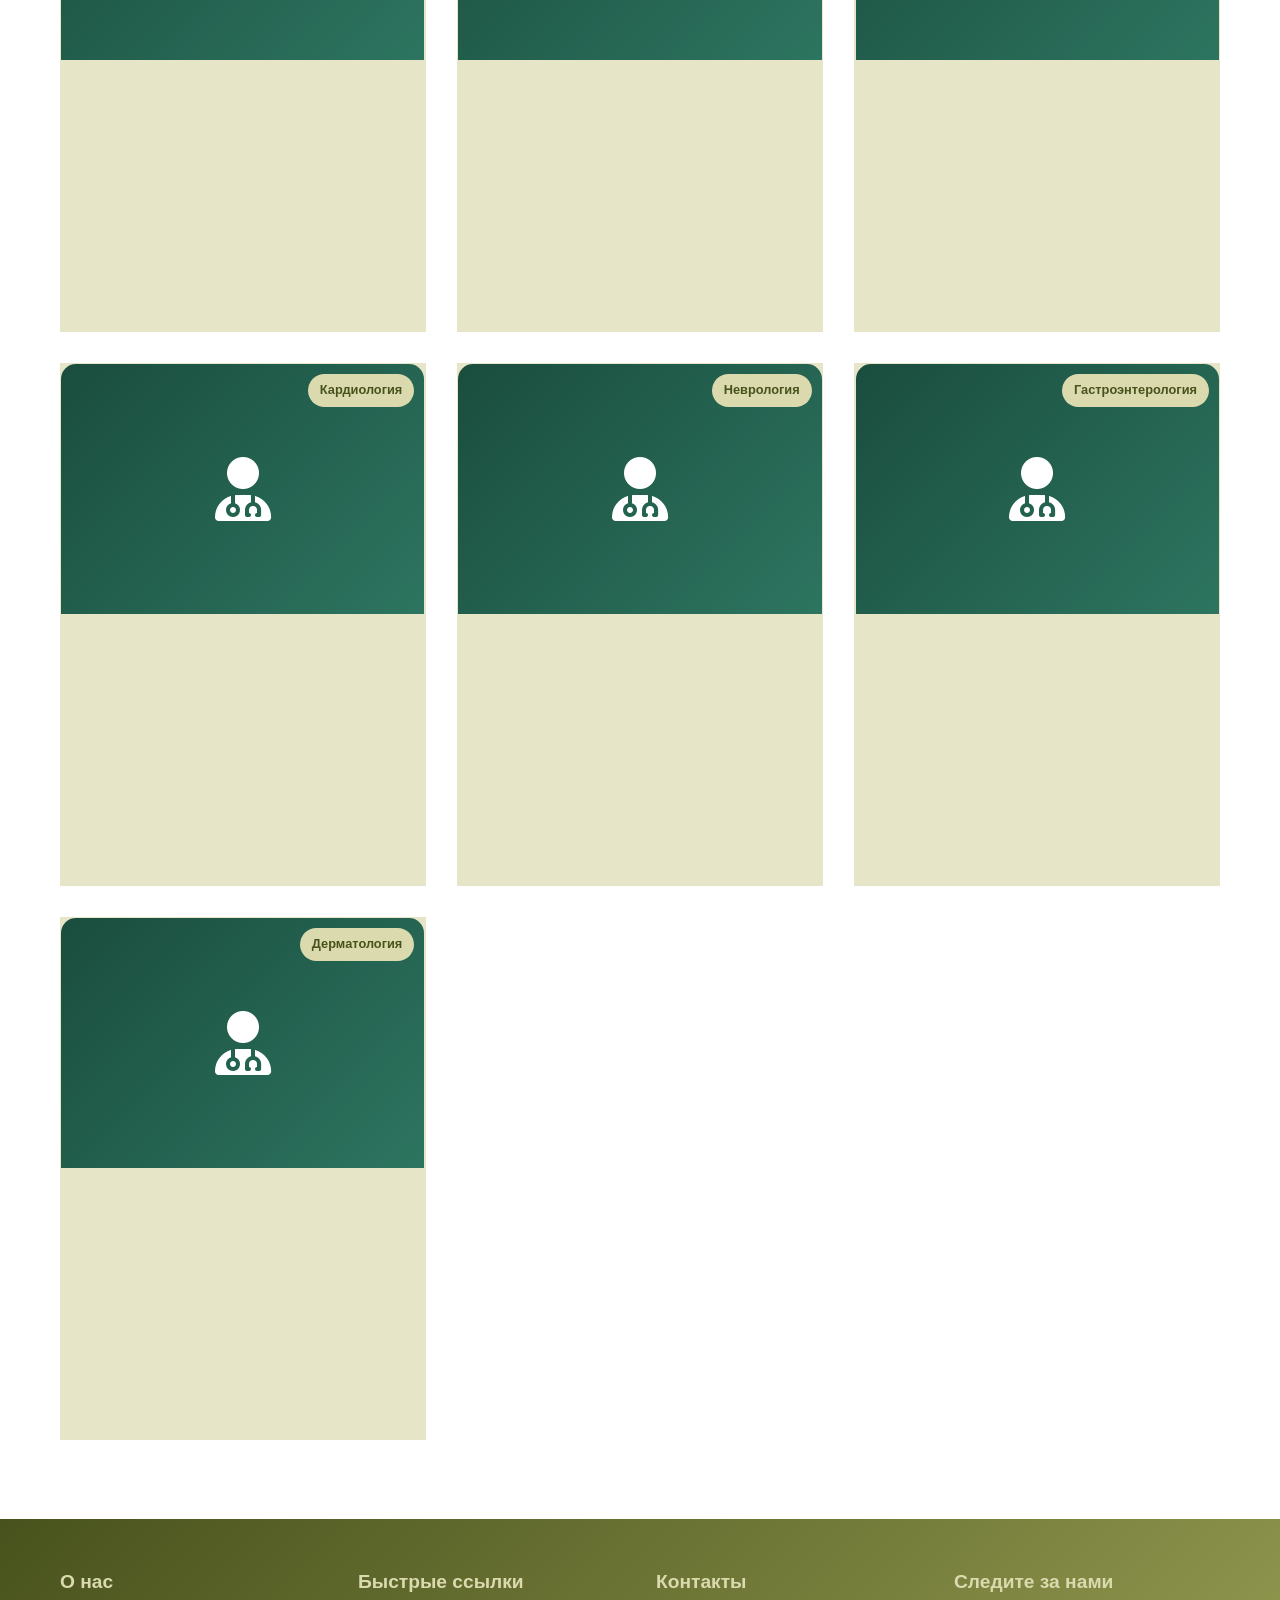
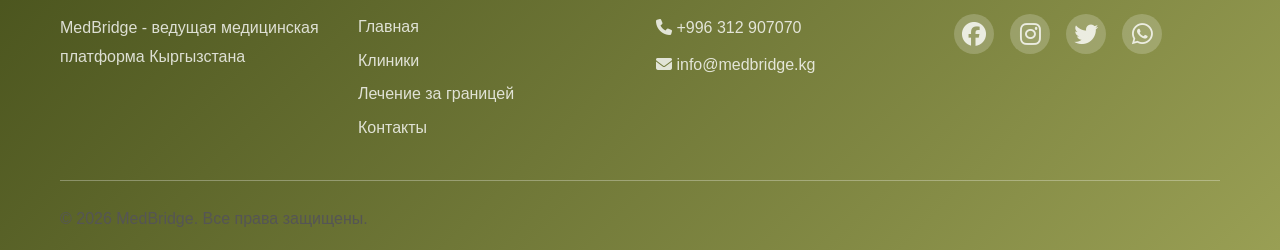
<file: us-project-git/doctors.html>
<!DOCTYPE html>
<html lang="ru">
<head>
    <meta charset="UTF-8">
    <meta name="viewport" content="width=device-width, initial-scale=1.0">
    <title>Врачи</title>
    <link rel="stylesheet" href="styles.css">
    <link rel="stylesheet" href="https://cdnjs.cloudflare.com/ajax/libs/font-awesome/6.4.0/css/all.min.css">
    <style>
        .doctors-grid {
            display: grid;
            grid-template-columns: repeat(auto-fill, minmax(280px, 1fr));
            gap: 2rem;
            margin-top: 2rem;
        }

        .doctor-card {
            background: var(--glass-bg);
            backdrop-filter: blur(10px);
            border: 1px solid var(--glass-border);
            border-radius: 16px;
            overflow: hidden;
            transition: var(--transition);
            cursor: pointer;
        }

        .doctor-card:hover {
            transform: translateY(-15px);
            box-shadow: 0 15px 60px rgba(26, 77, 62, 0.25);
        }

        .doctor-image {
            width: 100%;
            height: 250px;
            background: linear-gradient(135deg, #1a4d3e, #2d7560);
            display: flex;
            align-items: center;
            justify-content: center;
            font-size: 4rem;
            color: white;
            position: relative;
        }

        .doctor-spec-badge {
            position: absolute;
            top: 10px;
            right: 10px;
            background: var(--accent-color);
            color: var(--primary-color);
            padding: 6px 12px;
            border-radius: 20px;
            font-size: 0.8rem;
            font-weight: 700;
        }

        .doctor-info {
            padding: 1.5rem;
        }

        .doctor-name {
            font-size: 1.3rem;
            font-weight: 700;
            color: var(--primary-color);
            margin-bottom: 0.3rem;
        }

        .doctor-specialty {
            color: var(--secondary-color);
            font-weight: 500;
            margin-bottom: 0.5rem;
        }

        .doctor-experience {
            color: #666;
            font-size: 0.9rem;
            margin-bottom: 0.5rem;
        }

        .doctor-rating {
            display: flex;
            align-items: center;
            gap: 0.5rem;
            margin-bottom: 1rem;
            color: var(--accent-color);
        }

        .doctor-languages {
            display: flex;
            flex-wrap: wrap;
            gap: 0.5rem;
            margin-bottom: 1rem;
        }

        .language-tag {
            background: var(--light-bg);
            color: var(--primary-color);
            padding: 4px 10px;
            border-radius: 12px;
            font-size: 0.85rem;
            font-weight: 500;
        }

        .doctor-actions {
            display: flex;
            gap: 0.5rem;
        }

        .doctor-actions .btn {
            flex: 1;
        }

        .doctor-details-modal {
            display: none;
            position: fixed;
            z-index: 2000;
            left: 0;
            top: 0;
            width: 100%;
            height: 100%;
            background-color: rgba(0, 0, 0, 0.5);
            backdrop-filter: blur(5px);
        }

        .doctor-details-content {
            background: white;
            margin: 5% auto;
            padding: 2rem;
            border-radius: 16px;
            width: 90%;
            max-width: 600px;
            animation: slideInUp 0.5s ease-out;
            box-shadow: 0 15px 60px rgba(26, 77, 62, 0.25);
            max-height: 80vh;
            overflow-y: auto;
        }

        .doctor-details-close {
            color: #aaa;
            float: right;
            font-size: 2rem;
            font-weight: bold;
            cursor: pointer;
            transition: var(--transition);
        }

        .doctor-details-close:hover {
            color: var(--primary-color);
        }
    </style>
</head>
<body>
    <!-- Header -->
    <header class="header">
        <div class="container">
            <div class="header-content">
                <div class="logo">
                    <i class="fas fa-hospital"></i>
                    <span>MedBrat</span>
                </div>
                
                <nav class="nav-menu">
                    <a href="index.html" class="nav-link" data-i18n="navHome">Главная</a>
                    <a href="clinics.html" class="nav-link" data-i18n="navClinics">Клиники</a>
                    <a href="doctors.html" class="nav-link active" data-i18n="navDoctors">Врачи</a>
                    <a href="abroad-treatment.html" class="nav-link" data-i18n="navAbroad">Лечение за границей</a>
                    <a href="doctors-section.html" class="nav-link" data-i18n="navDoctorsSection">Врачам</a>
                    <a href="" class="nav-link" data-i18n="navAbout">О нас</a>
                </nav>

                <div class="header-right">
                    <div class="language-selector">
                        <button class="lang-btn">
                            <i class="fas fa-globe"></i>
                            <span id="currentLang">РУ</span>
                        </button>
                        <div class="lang-menu">
                            <button class="lang-option" data-lang="ru">Русский</button>
                            <button class="lang-option" data-lang="ky">Кыргызский</button>
                            <button class="lang-option" data-lang="en">English</button>
                        </div>
                    </div>
                    <button class="burger-menu">
                        <span></span>
                        <span></span>
                        <span></span>
                    </button>
                </div>
            </div>
        </div>
    </header>

    <!-- Hero Section -->
    <section class="hero" style="height: 50vh; margin-top: 70px;">
        <div class="hero-content">
            <h1>Наши врачи</h1>
            <p class="hero-subtitle">Высокопрофессиональные специалисты с многолетним опытом</p>
        </div>
    </section>

    <!-- Фильтры -->
    <section style="background: linear-gradient(180deg, var(--light-bg) 0%, white 100%); padding: 2rem 0;">
        <div class="container">
            <div class="search-filters">
                <div class="filter-group">
                    <input type="text" placeholder="Фамилия врача" class="filter-input search-name">
                </div>
                <div class="filter-group">
                    <select class="filter-select search-specialty">
                        <option value="">Все специализации</option>
                        <option value="кардиология">Кардиология</option>
                        <option value="онкология">Онкология</option>
                        <option value="стоматология">Стоматология</option>
                        <option value="офтальмология">Офтальмология</option>
                        <option value="ортопедия">Ортопедия</option>
                        <option value="педиатрия">Педиатрия</option>
                    </select>
                </div>
                <div class="filter-group">
                    <select class="filter-select search-rating">
                        <option value="">Все рейтинги</option>
                        <option value="4.8">⭐⭐⭐⭐⭐ 4.8+</option>
                        <option value="4.5">⭐⭐⭐⭐ 4.5+</option>
                        <option value="4">⭐⭐⭐ 4.0+</option>
                    </select>
                </div>
                <button class="btn btn-primary" onclick="performDoctorSearch()">Поиск</button>
                <button class="btn btn-secondary" onclick="resetDoctorFilters()">Сброс</button>
            </div>
        </div>
    </section>

    <!-- Врачи -->
    <section style="background: white;">
        <div class="container">
            <h2>Врачи Бишкека</h2>
            <div id="doctors-list" class="doctors-grid">
                <!-- Врачи будут загружены здесь -->
            </div>
        </div>
    </section>

    <!-- Модальное окно деталей врача -->
    <div id="doctorDetailsModal" class="doctor-details-modal">
        <div class="doctor-details-content">
            <span class="doctor-details-close">&times;</span>
            <div id="doctorDetailsContent"></div>
            <button class="btn btn-primary" style="width: 100%; margin-top: 1.5rem;" onclick="bookDoctor()">Записаться</button>
        </div>
    </div>

    <!-- Модальное окно записи -->
    <div id="appointmentModal" class="modal">
        <div class="modal-content glass">
            <span class="modal-close">&times;</span>
            <h2>Запись к врачу</h2>
            <form class="appointment-form">
                <input type="text" placeholder="Ваше имя" required>
                <input type="email" placeholder="Ваш email" required>
                <input type="tel" placeholder="Номер телефона" required>
                <select required>
                    <option>Выберите дату</option>
                    <option>2026-03-05</option>
                    <option>2026-03-06</option>
                    <option>2026-03-07</option>
                </select>
                <select required>
                    <option>Выберите время</option>
                    <option>09:00</option>
                    <option>10:00</option>
                    <option>14:00</option>
                    <option>15:30</option>
                </select>
                <textarea placeholder="Описание вашего состояния" rows="4"></textarea>
                <button type="submit" class="btn btn-primary">Записаться</button>
            </form>
        </div>
    </div>

    <!-- Footer -->
    <footer class="footer">
        <div class="container">
            <div class="footer-grid">
                <div class="footer-section">
                    <h4>О нас</h4>
                    <p>MedBridge - ведущая медицинская платформа Кыргызстана</p>
                </div>

                <div class="footer-section">
                    <h4>Быстрые ссылки</h4>
                    <ul>
                        <li><a href="index.html">Главная</a></li>
                        <li><a href="clinics.html">Клиники</a></li>
                        <li><a href="abroad-treatment.html">Лечение за границей</a></li>
                        <li><a href="#">Контакты</a></li>
                    </ul>
                </div>

                <div class="footer-section">
                    <h4>Контакты</h4>
                    <p><i class="fas fa-phone"></i> +996 312 907070</p>
                    <p><i class="fas fa-envelope"></i> info@medbridge.kg</p>
                </div>

                <div class="footer-section">
                    <h4>Следите за нами</h4>
                    <div class="social-links">
                        <a href="#"><i class="fab fa-facebook"></i></a>
                        <a href="#"><i class="fab fa-instagram"></i></a>
                        <a href="#"><i class="fab fa-twitter"></i></a>
                        <a href="#"><i class="fab fa-whatsapp"></i></a>
                    </div>
                </div>
            </div>

            <div class="footer-bottom">
                <p>&copy; 2026 MedBridge. Все права защищены.</p>
            </div>
        </div>
    </footer>

    <script src="script.js"></script>
    <script src="doctors.js"></script>
</body>
</html>
</file>
<file: styles.css>
/* ================================
   ПЕРЕМЕННЫЕ И БАЗОВЫЕ СТИЛИ
   ================================ */

:root {
    --primary-color: #4F0C28;    /* Dark Plum - основной фон */
    --secondary-color: #C5D2F8;   /* Periwinkle - для акцентов */
    --accent-color: #C5D2F8;
    
    --light-bg: #4F0C28;
    --dark-text: #FFFFFF;
    --gray-text: #E0D4DA;
    --white-text: #FFFFFF;
    
    --glass-bg: rgba(79, 12, 40, 0.95);
    --glass-border: rgba(197, 210, 248, 0.2);
    
    --shadow-sm: 0 2px 8px rgba(0, 0, 0, 0.3);
    --shadow-md: 0 4px 16px rgba(0, 0, 0, 0.35);
    --shadow-lg: 0 8px 30px rgba(0, 0, 0, 0.4);
    --shadow-hover: 0 15px 45px rgba(0, 0, 0, 0.45);
    
    --transition: all 0.3s cubic-bezier(0.4, 0, 0.2, 1);
    --border-radius: 12px;
}

* {
    margin: 0;
    padding: 0;
    box-sizing: border-box;
}

html {
    scroll-behavior: smooth;
}

body {
    font-family: 'Segoe UI', Tahoma, Geneva, Verdana, sans-serif;
    line-height: 1.6;
    color: var(--white-text);
    background-color: #4F0C28;
    overflow-x: hidden;
}

.container {
    max-width: 1200px;
    margin: 0 auto;
    padding: 0 20px;
}

/* ================================
   ЗАГОЛОВКИ И ТИПОГРАФИЯ
   ================================ */

h1 {
    font-size: 3.5rem;
    font-weight: 700;
    margin-bottom: 1rem;
    color: var(--white-text);
}

h2 {
    font-size: 2.5rem;
    font-weight: 700;
    color: var(--white-text);
    margin-bottom: 1.5rem;
    text-align: center;
    position: relative;
    padding-bottom: 1rem;
}

h2::after {
    content: '';
    position: absolute;
    bottom: 0;
    left: 50%;
    transform: translateX(-50%);
    width: 80px;
    height: 4px;
    background: var(--secondary-color);
    border-radius: 2px;
}

h3 {
    font-size: 1.5rem;
    font-weight: 600;
    color: var(--secondary-color);
    margin-bottom: 0.5rem;
}

h4 {
    font-size: 1.2rem;
    font-weight: 600;
    color: var(--white-text);
}

p {
    font-size: 1rem;
    line-height: 1.8;
    color: var(--gray-text);
}

/* ================================
   КНОПКИ
   ================================ */

.btn {
    padding: 12px 28px;
    border: none;
    border-radius: 50px;
    font-size: 1rem;
    font-weight: 600;
    cursor: pointer;
    transition: var(--transition);
    position: relative;
    overflow: hidden;
    text-transform: uppercase;
    letter-spacing: 0.5px;
}

.btn::before {
    content: '';
    position: absolute;
    top: 50%;
    left: 50%;
    width: 0;
    height: 0;
    border-radius: 50%;
    background: rgba(255, 255, 255, 0.3);
    transform: translate(-50%, -50%);
    transition: width 0.6s, height 0.6s;
    pointer-events: none;
}

.btn:active::before {
    width: 300px;
    height: 300px;
}

.btn-primary {
    background: var(--secondary-color);
    color: var(--primary-color);
    box-shadow: var(--shadow-md);
}

.btn-primary:hover {
    transform: translateY(-3px);
    box-shadow: var(--shadow-lg);
    background: #D5E0FA;
}

.btn-secondary {
    background: transparent;
    color: var(--secondary-color);
    border: 2px solid var(--secondary-color);
}

.btn-secondary:hover {
    background: var(--secondary-color);
    color: var(--primary-color);
    transform: translateY(-3px);
}

.btn-small {
    padding: 8px 16px;
    font-size: 0.9rem;
}

/* ================================
   HEADER И НАВИГАЦИЯ
   ================================ */

.header {
    position: fixed;
    top: 0;
    left: 0;
    right: 0;
    background: rgba(79, 12, 40, 0.98);
    backdrop-filter: blur(10px);
    z-index: 1000;
    box-shadow: var(--shadow-sm);
    border-bottom: 1px solid rgba(197, 210, 248, 0.2);
    animation: slideDown 0.5s ease-out;
}

@keyframes slideDown {
    from {
        transform: translateY(-100%);
        opacity: 0;
    }
    to {
        transform: translateY(0);
        opacity: 1;
    }
}

.header-content {
    display: flex;
    justify-content: space-between;
    align-items: center;
    padding: 1rem 0;
}

.logo {
    display: flex;
    align-items: center;
    gap: 0.5rem;
    font-size: 1.8rem;
    font-weight: 700;
    color: var(--white-text);
    cursor: pointer;
    transition: var(--transition);
}

.logo:hover {
    transform: scale(1.05);
}

.logo i {
    font-size: 2rem;
    color: var(--secondary-color);
}

.nav-menu {
    display: flex;
    gap: 2rem;
    flex: 1;
    justify-content: center;
}

.nav-link {
    text-decoration: none;
    color: var(--white-text);
    font-weight: 500;
    position: relative;
    transition: var(--transition);
    padding: 0.5rem 0;
}

.nav-link::after {
    content: '';
    position: absolute;
    bottom: 0;
    left: 0;
    width: 0;
    height: 2px;
    background: var(--secondary-color);
    transition: width 0.3s ease;
}

.nav-link:hover {
    color: var(--secondary-color);
}

.nav-link:hover::after,
.nav-link.active::after {
    width: 100%;
}

.nav-link.active {
    color: var(--secondary-color);
}

.header-right {
    display: flex;
    align-items: center;
    gap: 1.5rem;
}

/* ================================
   ЯЗЫКОВОЙ СЕЛЕКТОР
   ================================ */

.language-selector {
    position: relative;
}

.lang-btn {
    background: rgba(197, 210, 248, 0.15);
    border: 1px solid rgba(197, 210, 248, 0.3);
    padding: 8px 12px;
    border-radius: 50px;
    cursor: pointer;
    display: flex;
    align-items: center;
    gap: 0.5rem;
    font-weight: 600;
    color: var(--white-text);
    transition: var(--transition);
}

.lang-btn:hover {
    background: var(--secondary-color);
    color: var(--primary-color);
}

.lang-menu {
    position: absolute;
    top: 120%;
    right: 0;
    background: var(--primary-color);
    border-radius: 12px;
    box-shadow: var(--shadow-lg);
    overflow: hidden;
    min-width: 150px;
    opacity: 0;
    visibility: hidden;
    transform: translateY(-10px);
    transition: var(--transition);
    z-index: 2000;
    border: 1px solid rgba(197, 210, 248, 0.3);
}

.language-selector:hover .lang-menu {
    opacity: 1;
    visibility: visible;
    transform: translateY(0);
}

.lang-option {
    display: block;
    width: 100%;
    padding: 10px 15px;
    border: none;
    background: none;
    cursor: pointer;
    text-align: left;
    transition: var(--transition);
    color: var(--white-text);
}

.lang-option:hover {
    background: rgba(197, 210, 248, 0.2);
    color: var(--secondary-color);
}

/* ================================
   БУРГЕР МЕНЮ
   ================================ */

.burger-menu {
    display: none;
    flex-direction: column;
    background: none;
    border: none;
    cursor: pointer;
    gap: 5px;
}

.burger-menu span {
    width: 25px;
    height: 3px;
    background: var(--white-text);
    border-radius: 3px;
    transition: var(--transition);
}

/* ================================
   HERO SECTION
   ================================ */

.hero {
    height: 100vh;
    background: linear-gradient(135deg, 
        rgba(79, 12, 40, 0.95) 0%, 
        rgba(79, 12, 40, 0.9) 100%), 
    url('https://via.placeholder.com/1920x1080?text=Medical+Clinic') center/cover;
    display: flex;
    align-items: center;
    justify-content: center;
    text-align: center;
    margin-top: 70px;
    position: relative;
}

.hero::before {
    content: '';
    position: absolute;
    top: 0;
    left: 0;
    right: 0;
    bottom: 0;
    background: radial-gradient(ellipse at top, rgba(197, 210, 248, 0.1), transparent);
}

.hero-content {
    position: relative;
    z-index: 1;
    animation: fadeInUp 0.8s ease-out;
}

@keyframes fadeInUp {
    from {
        opacity: 0;
        transform: translateY(30px);
    }
    to {
        opacity: 1;
        transform: translateY(0);
    }
}

.hero-title {
    font-size: 4rem;
    font-weight: 800;
    color: var(--white-text);
    margin-bottom: 1rem;
    text-shadow: 0 2px 10px rgba(0, 0, 0, 0.3);
}

.hero-subtitle {
    font-size: 1.5rem;
    color: var(--secondary-color);
    margin-bottom: 2rem;
}

.hero-buttons {
    display: flex;
    gap: 1rem;
    justify-content: center;
}

/* ================================
   СЕКЦИИ
   ================================ */

section {
    padding: 5rem 0;
}

/* ================================
   ПОИСК КЛИНИК
   ================================ */

.search-clinics {
    background: var(--primary-color);
}

.search-filters {
    display: grid;
    grid-template-columns: repeat(auto-fit, minmax(200px, 1fr));
    gap: 1rem;
    margin-bottom: 3rem;
}

.filter-group {
    display: flex;
}

.filter-input,
.filter-select {
    width: 100%;
    padding: 12px 15px;
    border: 1px solid rgba(197, 210, 248, 0.3);
    border-radius: 50px;
    font-size: 1rem;
    transition: var(--transition);
    background: rgba(255, 255, 255, 0.1);
    color: var(--white-text);
}

.filter-input::placeholder {
    color: var(--gray-text);
}

.filter-input:focus,
.filter-select:focus {
    outline: none;
    border-color: var(--secondary-color);
    background: rgba(255, 255, 255, 0.15);
}

.filter-select option {
    background: var(--primary-color);
    color: var(--white-text);
}

.clinics-grid {
    display: grid;
    grid-template-columns: repeat(auto-fill, minmax(300px, 1fr));
    gap: 2rem;
}

/* ================================
   КАРТОЧКИ КЛИНИК
   ================================ */

.clinic-card {
    background: rgba(255, 255, 255, 0.08);
    border-radius: 16px;
    overflow: hidden;
    cursor: pointer;
    transition: var(--transition);
    animation: fadeIn 0.6s ease-out;
    box-shadow: var(--shadow-sm);
    border: 1px solid rgba(197, 210, 248, 0.15);
}

.clinic-card::before {
    content: '';
    position: absolute;
    top: 0;
    left: 0;
    right: 0;
    height: 4px;
    background: var(--secondary-color);
    opacity: 0;
    transition: var(--transition);
}

.clinic-card:hover::before {
    opacity: 1;
}

@keyframes fadeIn {
    from {
        opacity: 0;
        transform: translateY(20px);
    }
    to {
        opacity: 1;
        transform: translateY(0);
    }
}

.clinic-card:hover {
    transform: translateY(-10px);
    box-shadow: var(--shadow-hover);
    background: rgba(255, 255, 255, 0.12);
}

.clinic-image {
    position: relative;
    overflow: hidden;
    height: 200px;
}

.clinic-image img {
    width: 100%;
    height: 100%;
    object-fit: cover;
    transition: var(--transition);
}

.clinic-card:hover .clinic-image img {
    transform: scale(1.1);
}

.rating-badge {
    position: absolute;
    top: 10px;
    right: 10px;
    background: var(--secondary-color);
    color: var(--primary-color);
    padding: 6px 12px;
    border-radius: 50px;
    font-weight: 600;
    font-size: 0.9rem;
}

.clinic-info {
    padding: 1.5rem;
}

.specialty {
    color: var(--gray-text);
    font-size: 0.95rem;
    margin-bottom: 0.5rem;
}

.location {
    color: var(--gray-text);
    font-size: 0.9rem;
    margin-bottom: 0.5rem;
}

.rating-text {
    color: var(--gray-text);
    font-size: 0.9rem;
    margin-bottom: 1rem;
}

.clinic-details p {
    color: var(--gray-text);
}

/* ================================
   УСЛУГИ
   ================================ */

.services {
    background: var(--primary-color);
}

.services-grid {
    display: grid;
    grid-template-columns: repeat(auto-fit, minmax(300px, 1fr));
    gap: 2rem;
}

.service-card {
    background: rgba(255, 255, 255, 0.08);
    padding: 2rem;
    border-radius: 16px;
    text-align: center;
    transition: var(--transition);
    border: 1px solid rgba(197, 210, 248, 0.15);
}

.service-card:hover {
    transform: translateY(-10px);
    box-shadow: var(--shadow-hover);
    background: rgba(255, 255, 255, 0.12);
}

.service-card i {
    font-size: 3rem;
    color: var(--secondary-color);
    margin-bottom: 1rem;
    display: block;
}

.service-card:hover i {
    transform: scale(1.2) rotate(10deg);
}

.service-card p {
    color: var(--gray-text);
}

/* ================================
   ЛЕЧЕНИЕ ЗА ГРАНИЦЕЙ
   ================================ */

.abroad-section {
    background: var(--primary-color);
}

.countries-grid {
    display: grid;
    grid-template-columns: repeat(auto-fit, minmax(350px, 1fr));
    gap: 2rem;
}

.country-card {
    background: rgba(255, 255, 255, 0.08);
    padding: 2.5rem;
    border-radius: 16px;
    text-align: center;
    transition: var(--transition);
    border: 1px solid rgba(197, 210, 248, 0.15);
}

.country-card:hover {
    transform: translateY(-15px);
    box-shadow: var(--shadow-hover);
    background: rgba(255, 255, 255, 0.12);
}

.country-flag {
    font-size: 4rem;
    margin-bottom: 1rem;
    display: inline-block;
}

.country-card h3 {
    font-size: 2rem;
    margin-bottom: 0.5rem;
}

.country-desc {
    color: var(--gray-text);
    margin-bottom: 1.5rem;
}

.specialties {
    display: flex;
    flex-wrap: wrap;
    gap: 0.8rem;
    justify-content: center;
    margin-bottom: 1.5rem;
}

.specialty-tag {
    background: var(--secondary-color);
    color: var(--primary-color);
    padding: 6px 12px;
    border-radius: 50px;
    font-size: 0.9rem;
    font-weight: 500;
    transition: var(--transition);
}

.specialty-tag:hover {
    transform: scale(1.05);
}

/* ================================
   ПРОЦЕСС ЛЕЧЕНИЯ
   ================================ */

.treatment-process {
    background: var(--primary-color);
}

.process-steps {
    display: flex;
    justify-content: space-between;
    align-items: center;
    flex-wrap: wrap;
    gap: 1rem;
}

.step {
    flex: 1;
    min-width: 120px;
    text-align: center;
}

.step-number {
    width: 60px;
    height: 60px;
    background: var(--secondary-color);
    color: var(--primary-color);
    border-radius: 50%;
    display: flex;
    align-items: center;
    justify-content: center;
    font-size: 1.8rem;
    font-weight: 700;
    margin: 0 auto 1rem;
    box-shadow: var(--shadow-md);
    transition: var(--transition);
}

.step:hover .step-number {
    transform: scale(1.1) rotate(360deg);
}

.step p {
    font-size: 0.9rem;
    color: var(--gray-text);
}

.step-arrow {
    color: var(--secondary-color);
    font-size: 2rem;
    opacity: 0.5;
}

/* ================================
   ОТЗЫВЫ
   ================================ */

.reviews {
    background: var(--primary-color);
}

.reviews-grid {
    display: grid;
    grid-template-columns: repeat(auto-fit, minmax(300px, 1fr));
    gap: 2rem;
}

.review-card {
    background: rgba(255, 255, 255, 0.08);
    padding: 2rem;
    border-radius: 16px;
    transition: var(--transition);
    border: 1px solid rgba(197, 210, 248, 0.15);
}

.review-card:hover {
    transform: translateY(-10px);
    box-shadow: var(--shadow-hover);
    background: rgba(255, 255, 255, 0.12);
}

.review-rating {
    font-size: 1.2rem;
    margin-bottom: 1rem;
    color: var(--secondary-color);
}

.review-text {
    font-size: 0.95rem;
    font-style: italic;
    margin-bottom: 1rem;
    color: var(--gray-text);
}

.review-author {
    font-weight: 600;
    color: var(--secondary-color);
}

/* ================================
   МОДАЛЬНОЕ ОКНО
   ================================ */

.modal {
    display: none;
    position: fixed;
    z-index: 2000;
    left: 0;
    top: 0;
    width: 100%;
    height: 100%;
    background-color: rgba(79, 12, 40, 0.9);
    backdrop-filter: blur(5px);
}

.modal-content {
    background: var(--primary-color);
    margin: 5% auto;
    padding: 2.5rem;
    border-radius: 24px;
    width: 90%;
    max-width: 500px;
    box-shadow: var(--shadow-lg);
    border: 1px solid rgba(197, 210, 248, 0.3);
}

.modal-close {
    color: var(--gray-text);
    float: right;
    font-size: 2rem;
    font-weight: bold;
    cursor: pointer;
}

.modal-close:hover {
    color: var(--secondary-color);
}

.appointment-form {
    display: flex;
    flex-direction: column;
    gap: 1rem;
    margin-top: 1.5rem;
}

.appointment-form input,
.appointment-form select,
.appointment-form textarea {
    padding: 12px 15px;
    border: 1px solid rgba(197, 210, 248, 0.3);
    border-radius: 50px;
    font-size: 1rem;
    background: rgba(255, 255, 255, 0.1);
    color: var(--white-text);
}

.appointment-form input::placeholder,
.appointment-form textarea::placeholder {
    color: var(--gray-text);
}

.appointment-form input:focus,
.appointment-form select:focus,
.appointment-form textarea:focus {
    outline: none;
    border-color: var(--secondary-color);
}

/* ================================
   FOOTER
   ================================ */

.footer {
    background: rgba(0, 0, 0, 0.3);
    padding: 4rem 0 2rem;
    border-top: 1px solid rgba(197, 210, 248, 0.15);
}

.footer-grid {
    display: grid;
    grid-template-columns: repeat(auto-fit, minmax(250px, 1fr));
    gap: 2rem;
    margin-bottom: 2rem;
}

.footer-section h4 {
    color: var(--secondary-color);
    margin-bottom: 1rem;
}

.footer-section p {
    color: var(--gray-text);
    margin-bottom: 0.5rem;
}

.footer-section a {
    color: var(--gray-text);
    text-decoration: none;
    transition: var(--transition);
}

.footer-section a:hover {
    color: var(--secondary-color);
}

.footer-section ul {
    list-style: none;
}

.footer-section ul li {
    margin-bottom: 0.5rem;
}

.social-links {
    display: flex;
    gap: 1rem;
    font-size: 1.5rem;
}

.social-links a {
    display: inline-flex;
    align-items: center;
    justify-content: center;
    width: 40px;
    height: 40px;
    background: rgba(197, 210, 248, 0.15);
    border-radius: 50%;
    transition: var(--transition);
}

.social-links a:hover {
    background: var(--secondary-color);
    color: var(--primary-color);
    transform: translateY(-5px);
}

.footer-bottom {
    border-top: 1px solid rgba(197, 210, 248, 0.15);
    padding-top: 1.5rem;
    display: flex;
    justify-content: space-between;
    align-items: center;
    flex-wrap: wrap;
    gap: 1rem;
}

.footer-links {
    display: flex;
    gap: 2rem;
}

.footer-links a {
    color: var(--gray-text);
    text-decoration: none;
}

.footer-links a:hover {
    color: var(--secondary-color);
}

/* ================================
   АДАПТИВНЫЙ ДИЗАЙН
   ================================ */

@media (max-width: 768px) {
    h1 { font-size: 2.5rem; }
    h2 { font-size: 2rem; }
    .nav-menu { display: none; }
    .burger-menu { display: flex; }
    .hero-title { font-size: 2rem; }
    .hero-subtitle { font-size: 1.1rem; }
    .hero-buttons { flex-direction: column; }
    .search-filters { grid-template-columns: 1fr; }
    .clinics-grid { grid-template-columns: 1fr; }
    .process-steps { flex-direction: column; }
    .step-arrow { display: none; }
    .footer-bottom { flex-direction: column; text-align: center; }
    .footer-links { flex-direction: column; gap: 0.5rem; }
}

@media (max-width: 480px) {
    h1 { font-size: 1.8rem; }
    h2 { font-size: 1.5rem; }
    .hero-title { font-size: 1.5rem; }
    .hero-subtitle { font-size: 1rem; }
    .btn { padding: 10px 20px; font-size: 0.9rem; }
    section { padding: 3rem 0; }
}

/* ================================
   УТИЛИТЫ
   ================================ */

.consult-toast {
    position: fixed;
    bottom: 30px;
    right: 30px;
    background: var(--secondary-color);
    color: var(--primary-color);
    padding: 16px 24px;
    border-radius: 50px;
    font-weight: 500;
    box-shadow: var(--shadow-lg);
    opacity: 0;
    transform: translateY(40px);
    transition: all .4s ease;
    z-index: 9999;
}

.consult-toast.show {
    opacity: 1;
    transform: translateY(0);
}

@keyframes slideInRight {
    from { transform: translateX(400px); opacity: 0; }
    to { transform: translateX(0); opacity: 1; }
}

@keyframes slideOutRight {
    from { transform: translateX(0); opacity: 1; }
    to { transform: translateX(400px); opacity: 0; }
}
</file>
<file: us-project-git/styles.css>
/* ================================
   ПЕРЕМЕННЫЕ И БАЗОВЫЕ СТИЛИ
   ================================ */

:root {
    /* updated palette: Verdun Green, Green Smoke, Orinoco, Eggshell */
    --primary-color: #48521C;      /* Verdun Green - main dark color */
    --secondary-color: #999F54;    /* Green Smoke - secondary/link color */
    --accent-color: #DBDAAF;       /* Orinoco - accents/highlights */
    --light-bg: #b3d85c;           /* Eggshell - very light background */
    --dark-text: #48521C;          /* dark text same as primary */
    --glass-bg: rgba(220, 218, 175, 0.7);  /* Orinoco translucent */
    --glass-border: rgba(220, 218, 175, 0.3);
    --shadow: 0 10px 40px rgba(72, 82, 28, 0.15);
    --shadow-hover: 0 15px 60px rgba(72, 82, 28, 0.25);
    --transition: all 0.3s cubic-bezier(0.4, 0, 0.2, 1);
}

* {
    margin: 0;
    padding: 0;
    box-sizing: border-box;
}

html {
    scroll-behavior: smooth;
}

body {
    font-family: 'Segoe UI', Tahoma, Geneva, Verdana, sans-serif;
    line-height: 1.6;
    color: var(--dark-text);
    background-color: #ffffff;
    overflow-x: hidden;
}

.container {
    max-width: 1200px;
    margin: 0 auto;
    padding: 0 20px;
}

/* ================================
   ЗАГОЛОВКИ И ТИПОГРАФИЯ
   ================================ */

h1 {
    font-size: 3.5rem;
    font-weight: 700;
    margin-bottom: 1rem;
    background: linear-gradient(135deg, var(--primary-color), var(--secondary-color));
    -webkit-background-clip: text;
    -webkit-text-fill-color: transparent;
    background-clip: text;
}

h2 {
    font-size: 2.5rem;
    font-weight: 700;
    color: var(--primary-color);
    margin-bottom: 1.5rem;
    text-align: center;
}

h3 {
    font-size: 1.5rem;
    font-weight: 600;
    color: var(--primary-color);
    margin-bottom: 0.5rem;
}

h4 {
    font-size: 1.2rem;
    font-weight: 600;
    color: var(--dark-text);
}

p {
    font-size: 1rem;
    line-height: 1.8;
    color: #555;
}

/* ================================
   КНОПКИ
   ================================ */

.btn {
    padding: 12px 28px;
    border: none;
    border-radius: 8px;
    font-size: 1rem;
    font-weight: 600;
    cursor: pointer;
    transition: var(--transition);
    position: relative;
    overflow: hidden;
}

.btn::before {
    content: '';
    position: absolute;
    top: 50%;
    left: 50%;
    width: 0;
    height: 0;
    border-radius: 50%;
    background: rgba(255, 255, 255, 0.5);
    transform: translate(-50%, -50%);
    transition: width 0.6s, height 0.6s;
    pointer-events: none;
}

.btn:active::before {
    width: 300px;
    height: 300px;
}

.btn-primary {
    background: linear-gradient(135deg, var(--primary-color), var(--secondary-color));
    color: white;
    box-shadow: 0 5px 20px rgba(26, 77, 62, 0.3);
}

.btn-primary:hover {
    transform: translateY(-3px);
    box-shadow: 0 8px 30px rgba(26, 77, 62, 0.4);
}

.btn-primary:active {
    transform: translateY(-1px);
}

.btn-secondary {
    background: white;
    color: var(--primary-color);
    border: 2px solid var(--primary-color);
}

.btn-secondary:hover {
    background: var(--light-bg);
    transform: translateY(-3px);
    box-shadow: 0 8px 30px rgba(26, 77, 62, 0.2);
}

.btn-small {
    padding: 8px 16px;
    font-size: 0.9rem;
    border-radius: 6px;
}

/* ================================
   HEADER И НАВИГАЦИЯ
   ================================ */

.header {
    position: fixed;
    top: 0;
    left: 0;
    right: 0;
    background: rgba(255, 255, 255, 0.92);
    backdrop-filter: blur(10px);
    z-index: 1000;
    box-shadow: 0 2px 20px rgba(0, 0, 0, 0.08);
    animation: slideDown 0.5s ease-out;
}

@keyframes slideDown {
    from {
        transform: translateY(-100%);
        opacity: 0;
    }
    to {
        transform: translateY(0);
        opacity: 1;
    }
}

.header-content {
    display: flex;
    justify-content: space-between;
    align-items: center;
    padding: 1rem 0;
}

.logo {
    display: flex;
    align-items: center;
    gap: 0.5rem;
    font-size: 1.8rem;
    font-weight: 700;
    color: var(--primary-color);
    cursor: pointer;
    transition: var(--transition);
}

.logo:hover {
    transform: scale(1.05);
}

.logo i {
    font-size: 2rem;
}

.nav-menu {
    display: flex;
    gap: 2rem;
    flex: 1;
    justify-content: center;
}

.nav-link {
    text-decoration: none;
    color: var(--dark-text);
    font-weight: 500;
    position: relative;
    transition: var(--transition);
}

.nav-link::after {
    content: '';
    position: absolute;
    bottom: -5px;
    left: 0;
    width: 0;
    height: 2px;
    background: linear-gradient(90deg, var(--primary-color), var(--secondary-color));
    transition: width 0.3s ease;
}

.nav-link:hover {
    color: var(--primary-color);
    transform: translateY(-2px);
}

.nav-link:hover::after {
    width: 100%;
}

.nav-link.active {
    color: var(--primary-color);
}

.nav-link.active::after {
    width: 100%;
}

.header-right {
    display: flex;
    align-items: center;
    gap: 1.5rem;
}

/* ================================
   ЯЗЫКОВОЙ СЕЛЕКТОР
   ================================ */

.language-selector {
    position: relative;
}

.lang-btn {
    background: var(--light-bg);
    border: none;
    padding: 8px 12px;
    border-radius: 6px;
    cursor: pointer;
    display: flex;
    align-items: center;
    gap: 0.5rem;
    font-weight: 600;
    color: var(--primary-color);
    transition: var(--transition);
}

.lang-btn:hover {
    background: var(--primary-color);
    color: white;
    transform: scale(1.05);
}

.lang-menu {
    position: absolute;
    top: 120%;
    right: 0;
    background: white;
    border-radius: 8px;
    box-shadow: var(--shadow);
    overflow: hidden;
    min-width: 150px;
    opacity: 0;
    visibility: hidden;
    transform: translateY(-10px);
    transition: var(--transition);
    z-index: 2000;
}

.language-selector:hover .lang-menu {
    opacity: 1;
    visibility: visible;
    transform: translateY(0);
}

.lang-option {
    display: block;
    width: 100%;
    padding: 10px 15px;
    border: none;
    background: none;
    cursor: pointer;
    text-align: left;
    transition: var(--transition);
}

.lang-option:hover {
    background: var(--light-bg);
    color: var(--primary-color);
}

/* ================================
   БУРГЕР МЕНЮ (МОБИЛЬНЫЙ)
   ================================ */

.burger-menu {
    display: none;
    flex-direction: column;
    background: none;
    border: none;
    cursor: pointer;
    gap: 5px;
}

.burger-menu span {
    width: 25px;
    height: 3px;
    background: var(--primary-color);
    border-radius: 3px;
    transition: var(--transition);
}

/* ================================
   HERO SECTION
   ================================ */

.hero {
    height: 100vh;
    background: linear-gradient(135deg, 
        rgba(26, 77, 62, 0.7) 0%, 
        rgba(45, 117, 96, 0.5) 100%), 
    url('https://via.placeholder.com/1920x1080?text=Medical+Clinic') center/cover;
    display: flex;
    align-items: center;
    justify-content: center;
    text-align: center;
    margin-top: 70px;
    position: relative;
    overflow: hidden;
}

.hero::before {
    content: '';
    position: absolute;
    top: 0;
    left: 0;
    right: 0;
    bottom: 0;
    background: radial-gradient(ellipse at top, rgba(212, 175, 55, 0.1), transparent);
    pointer-events: none;
}

.hero-content {
    position: relative;
    z-index: 1;
    animation: fadeInUp 0.8s ease-out;
}

@keyframes fadeInUp {
    from {
        opacity: 0;
        transform: translateY(30px);
    }
    to {
        opacity: 1;
        transform: translateY(0);
    }
}

.hero-title {
    font-size: 4rem;
    font-weight: 800;
    color: white;
    margin-bottom: 1rem;
    text-shadow: 2px 2px 10px rgba(0, 0, 0, 0.3);
    animation: slideInDown 0.8s ease-out;
}

@keyframes slideInDown {
    from {
        opacity: 0;
        transform: translateY(-30px);
    }
    to {
        opacity: 1;
        transform: translateY(0);
    }
}

.hero-subtitle {
    font-size: 1.5rem;
    color: rgba(255, 255, 255, 0.95);
    margin-bottom: 2rem;
    text-shadow: 1px 1px 5px rgba(0, 0, 0, 0.2);
    animation: slideInUp 0.8s ease-out 0.1s both;
}

@keyframes slideInUp {
    from {
        opacity: 0;
        transform: translateY(30px);
    }
    to {
        opacity: 1;
        transform: translateY(0);
    }
}

.hero-buttons {
    display: flex;
    gap: 1rem;
    justify-content: center;
    animation: slideInUp 0.8s ease-out 0.2s both;
}

/* ================================
   СЕКЦИИ
   ================================ */

section {
    padding: 5rem 0;
}

/* ================================
   ПОИСК КЛИНИК
   ================================ */

.search-clinics {
    background: linear-gradient(180deg, var(--light-bg) 0%, white 100%);
}

.search-filters {
    display: grid;
    grid-template-columns: repeat(auto-fit, minmax(200px, 1fr));
    gap: 1rem;
    margin-bottom: 3rem;
}

.filter-group {
    display: flex;
}

.filter-input,
.filter-select {
    width: 100%;
    padding: 12px 15px;
    border: 2px solid #e0e0e0;
    border-radius: 8px;
    font-size: 1rem;
    transition: var(--transition);
    background: white;
}

.filter-input:focus,
.filter-select:focus {
    outline: none;
    border-color: var(--primary-color);
    box-shadow: 0 0 0 3px rgba(26, 77, 62, 0.1);
}

.clinics-grid {
    display: grid;
    grid-template-columns: repeat(auto-fill, minmax(300px, 1fr));
    gap: 2rem;
}

/* ================================
   СТЕКЛЯННЫЙ ЭФФЕКТ (GLASSMORPHISM)
   ================================ */

.glass {
    background: var(--glass-bg);
    backdrop-filter: blur(10px);
    border: 1px solid var(--glass-border);
    border-radius: 16px;
}

/* ================================
   КАРТОЧКИ КЛИНИК
   ================================ */

.clinic-card {
    overflow: hidden;
    cursor: pointer;
    transition: var(--transition);
    animation: fadeIn 0.6s ease-out;
}

@keyframes fadeIn {
    from {
        opacity: 0;
        transform: translateY(20px);
    }
    to {
        opacity: 1;
        transform: translateY(0);
    }
}

.clinic-card:hover {
    transform: translateY(-10px);
    box-shadow: var(--shadow-hover);
}

.clinic-image {
    position: relative;
    overflow: hidden;
    height: 200px;
}

.clinic-image img {
    width: 100%;
    height: 100%;
    object-fit: cover;
    transition: var(--transition);
}

.clinic-card:hover .clinic-image img {
    transform: scale(1.1);
}

.rating-badge {
    position: absolute;
    top: 10px;
    right: 10px;
    background: var(--accent-color);
    color: var(--primary-color);
    padding: 6px 12px;
    border-radius: 20px;
    font-weight: 700;
    font-size: 0.9rem;
    box-shadow: 0 4px 15px rgba(212, 175, 55, 0.3);
}

.clinic-info {
    padding: 1.5rem;
}

.clinic-info h3 {
    margin-bottom: 0.5rem;
}

.specialty {
    color: var(--secondary-color);
    font-size: 0.95rem;
    margin-bottom: 0.5rem;
    font-weight: 500;
}

.location {
    color: #888;
    font-size: 0.9rem;
    margin-bottom: 0.5rem;
}

.rating-text {
    color: #999;
    font-size: 0.9rem;
    margin-bottom: 1rem;
}

/* ================================
   УСЛУГИ
   ================================ */

.services {
    background: white;
}

.services-grid {
    display: grid;
    grid-template-columns: repeat(auto-fit, minmax(300px, 1fr));
    gap: 2rem;
}

.service-card {
    padding: 2rem;
    text-align: center;
    transition: var(--transition);
    animation: fadeIn 0.6s ease-out;
}

.service-card:hover {
    transform: translateY(-10px);
    box-shadow: var(--shadow-hover);
}

.service-card i {
    font-size: 3rem;
    color: var(--primary-color);
    margin-bottom: 1rem;
    display: block;
    transition: var(--transition);
}

.service-card:hover i {
    color: var(--secondary-color);
    transform: scale(1.2) rotate(10deg);
}

.service-card h3 {
    margin-bottom: 1rem;
}

.service-card p {
    color: #666;
}

/* ================================
   ЛЕЧЕНИЕ ЗА ГРАНИЦЕЙ
   ================================ */

.abroad-section {
    background: linear-gradient(135deg, var(--light-bg) 0%, white 100%);
}

.countries-grid {
    display: grid;
    grid-template-columns: repeat(auto-fit, minmax(350px, 1fr));
    gap: 2rem;
}

.country-card {
    padding: 2.5rem;
    text-align: center;
    transition: var(--transition);
    animation: fadeIn 0.6s ease-out;
}

.country-card:hover {
    transform: translateY(-15px);
    box-shadow: var(--shadow-hover);
}

.country-flag {
    font-size: 4rem;
    margin-bottom: 1rem;
    display: inline-block;
    animation: bounce 2s ease-in-out infinite;
}

@keyframes bounce {
    0%, 100% { transform: translateY(0); }
    50% { transform: translateY(-10px); }
}

.country-card h3 {
    font-size: 2rem;
    margin-bottom: 0.5rem;
}

.country-desc {
    color: #666;
    margin-bottom: 1.5rem;
}

.specialties {
    display: flex;
    flex-wrap: wrap;
    gap: 0.8rem;
    justify-content: center;
    margin-bottom: 1.5rem;
}

.specialty-tag {
    background: linear-gradient(135deg, var(--primary-color), var(--secondary-color));
    color: white;
    padding: 6px 12px;
    border-radius: 20px;
    font-size: 0.9rem;
    font-weight: 500;
    transition: var(--transition);
}

.specialty-tag:hover {
    transform: scale(1.05);
}

/* ================================
   ПРОЦЕСС ЛЕЧЕНИЯ
   ================================ */

.treatment-process {
    background: white;
}

.process-steps {
    display: flex;
    justify-content: space-between;
    align-items: center;
    flex-wrap: wrap;
    gap: 1rem;
}

.step {
    flex: 1;
    min-width: 120px;
    text-align: center;
    animation: fadeIn 0.6s ease-out;
}

.step-number {
    width: 60px;
    height: 60px;
    background: linear-gradient(135deg, var(--primary-color), var(--secondary-color));
    color: white;
    border-radius: 50%;
    display: flex;
    align-items: center;
    justify-content: center;
    font-size: 1.8rem;
    font-weight: 700;
    margin: 0 auto 0.5rem;
    transition: var(--transition);
}

.step:hover .step-number {
    transform: scale(1.1) rotate(360deg);
}

.step h4 {
    margin-bottom: 0.5rem;
}

.step p {
    font-size: 0.9rem;
    color: #666;
}

.step-arrow {
    color: var(--primary-color);
    font-size: 2rem;
    opacity: 0.5;
    transition: var(--transition);
}

.step-arrow:hover {
    transform: scaleX(1.5);
    opacity: 1;
}

/* ================================
   ОТЗЫВЫ
   ================================ */

.reviews {
    background: linear-gradient(135deg, var(--light-bg) 0%, white 100%);
}

.reviews-grid {
    display: grid;
    grid-template-columns: repeat(auto-fit, minmax(300px, 1fr));
    gap: 2rem;
}

.review-card {
    padding: 2rem;
    transition: var(--transition);
    animation: fadeIn 0.6s ease-out;
}

.review-card:hover {
    transform: translateY(-10px);
    box-shadow: var(--shadow-hover);
}

.review-rating {
    font-size: 1.2rem;
    margin-bottom: 1rem;
    color: var(--accent-color);
}

.review-text {
    font-size: 0.95rem;
    font-style: italic;
    margin-bottom: 1rem;
    line-height: 1.8;
}

.review-author {
    font-weight: 600;
    color: var(--primary-color);
}

/* ================================
   МОДАЛЬНОЕ ОКНО
   ================================ */

.modal {
    display: none;
    position: fixed;
    z-index: 2000;
    left: 0;
    top: 0;
    width: 100%;
    height: 100%;
    background-color: rgba(0, 0, 0, 0.5);
    backdrop-filter: blur(5px);
    animation: fadeIn 0.3s ease-out;
}

.modal-content {
    background: white;
    margin: 10% auto;
    padding: 2rem;
    border-radius: 16px;
    width: 90%;
    max-width: 500px;
    animation: slideInUp 0.5s ease-out;
    box-shadow: var(--shadow-hover);
}

.modal-close {
    color: #aaa;
    float: right;
    font-size: 2rem;
    font-weight: bold;
    cursor: pointer;
    transition: var(--transition);
}

.modal-close:hover {
    color: var(--primary-color);
}

.appointment-form {
    display: flex;
    flex-direction: column;
    gap: 1rem;
    margin-top: 1.5rem;
}

.appointment-form input,
.appointment-form select,
.appointment-form textarea {
    padding: 12px 15px;
    border: 2px solid #e0e0e0;
    border-radius: 8px;
    font-size: 1rem;
    font-family: inherit;
    transition: var(--transition);
}

.appointment-form input:focus,
.appointment-form select:focus,
.appointment-form textarea:focus {
    outline: none;
    border-color: var(--primary-color);
    box-shadow: 0 0 0 3px rgba(26, 77, 62, 0.1);
}

/* ================================
   FOOTER
   ================================ */

.footer {
    background: linear-gradient(135deg, var(--primary-color) 0%, var(--secondary-color) 100%);
    color: white;
    padding: 3rem 0 1rem;
}

.footer-grid {
    display: grid;
    grid-template-columns: repeat(auto-fit, minmax(250px, 1fr));
    gap: 2rem;
    margin-bottom: 2rem;
}

.footer-section h4 {
    color: var(--accent-color);
    margin-bottom: 1rem;
}

.footer-section p {
    color: rgba(255, 255, 255, 0.8);
    margin-bottom: 0.5rem;
}

.footer-section a {
    color: rgba(255, 255, 255, 0.8);
    text-decoration: none;
    transition: var(--transition);
}

.footer-section a:hover {
    color: var(--accent-color);
    transform: translateX(5px);
}

.footer-section ul {
    list-style: none;
}

.footer-section ul li {
    margin-bottom: 0.5rem;
}

.social-links {
    display: flex;
    gap: 1rem;
    font-size: 1.5rem;
}

.social-links a {
    display: inline-flex;
    align-items: center;
    justify-content: center;
    width: 40px;
    height: 40px;
    background: rgba(255, 255, 255, 0.2);
    border-radius: 50%;
    transition: var(--transition);
}

.social-links a:hover {
    background: var(--accent-color);
    color: var(--primary-color);
    transform: translateY(-5px);
}

.footer-bottom {
    border-top: 1px solid rgba(255, 255, 255, 0.3);
    padding-top: 1.5rem;
    display: flex;
    justify-content: space-between;
    align-items: center;
    flex-wrap: wrap;
    gap: 1rem;
}

.footer-links {
    display: flex;
    gap: 2rem;
}

/* ================================
   АДАПТИВНЫЙ ДИЗАЙН
   ================================ */

@media (max-width: 768px) {
    h1 {
        font-size: 2.5rem;
    }

    h2 {
        font-size: 2rem;
    }

    .nav-menu {
        display: none;
    }

    .burger-menu {
        display: flex;
    }

    .hero-title {
        font-size: 2rem;
    }

    .hero-subtitle {
        font-size: 1.1rem;
    }

    .hero-buttons {
        flex-direction: column;
    }

    .search-filters {
        grid-template-columns: 1fr;
    }

    .clinics-grid {
        grid-template-columns: 1fr;
    }

    .process-steps {
        flex-direction: column;
    }

    .step-arrow {
        display: none;
    }

    .footer-bottom {
        flex-direction: column;
        text-align: center;
    }

    .footer-links {
        flex-direction: column;
        gap: 0.5rem;
    }
}

@media (max-width: 480px) {
    h1 {
        font-size: 1.8rem;
    }

    h2 {
        font-size: 1.5rem;
    }

    .hero-title {
        font-size: 1.5rem;
    }

    .hero-subtitle {
        font-size: 1rem;
    }

    .btn {
        padding: 10px 20px;
        font-size: 0.9rem;
    }

    .hero-buttons {
        gap: 0.5rem;
    }

    section {
        padding: 3rem 0;
    }

    h4 {
        font-size: 1.1rem;
    }
}

/* ================================
   УТИЛИТЫ И ЭФФЕКТЫ
   ================================ */

.underline-text {
    position: relative;
    display: inline-block;
}

.underline-text::after {
    content: '';
    position: absolute;
    width: 0;
    height: 3px;
    background: linear-gradient(90deg, var(--primary-color), var(--secondary-color));
    bottom: -5px;
    left: 0;
    transition: width 0.3s ease;
}

.underline-text:hover::after {
    width: 100%;
}

/* Scroll animations */
.fade-in-on-scroll {
    opacity: 0;
    transform: translateY(30px);
    animation: fadeInUp 0.6s ease-out forwards;
}

/* Parallax effect */
.parallax {
    background-attachment: fixed;
    background-size: cover;
    background-repeat: no-repeat;
}

/* Loading animation */
@keyframes loading {
    0% { transform: rotate(0deg); }
    100% { transform: rotate(360deg); }
}

.loader {
    border: 4px solid rgba(26, 77, 62, 0.1);
    border-radius: 50%;
    border-top: 4px solid var(--primary-color);
    width: 40px;
    height: 40px;
    animation: loading 1s linear infinite;
}
</file>
